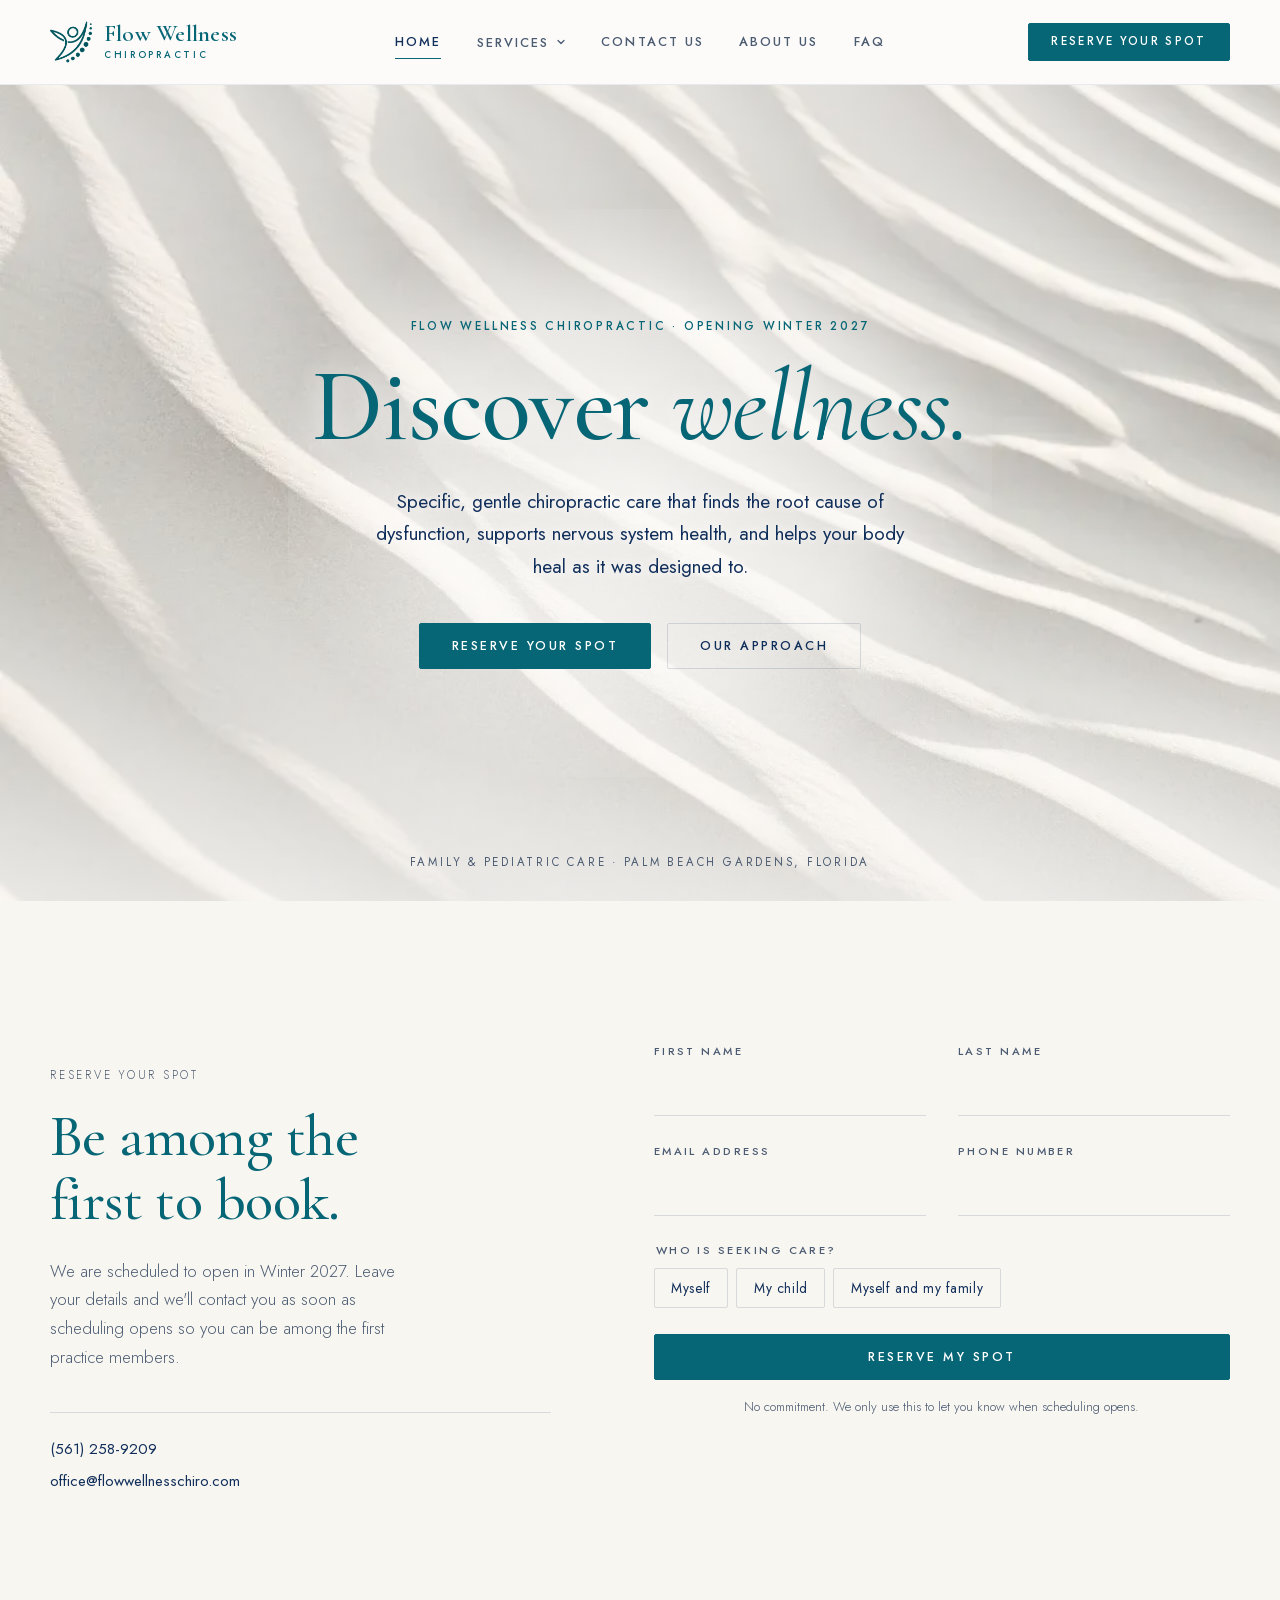
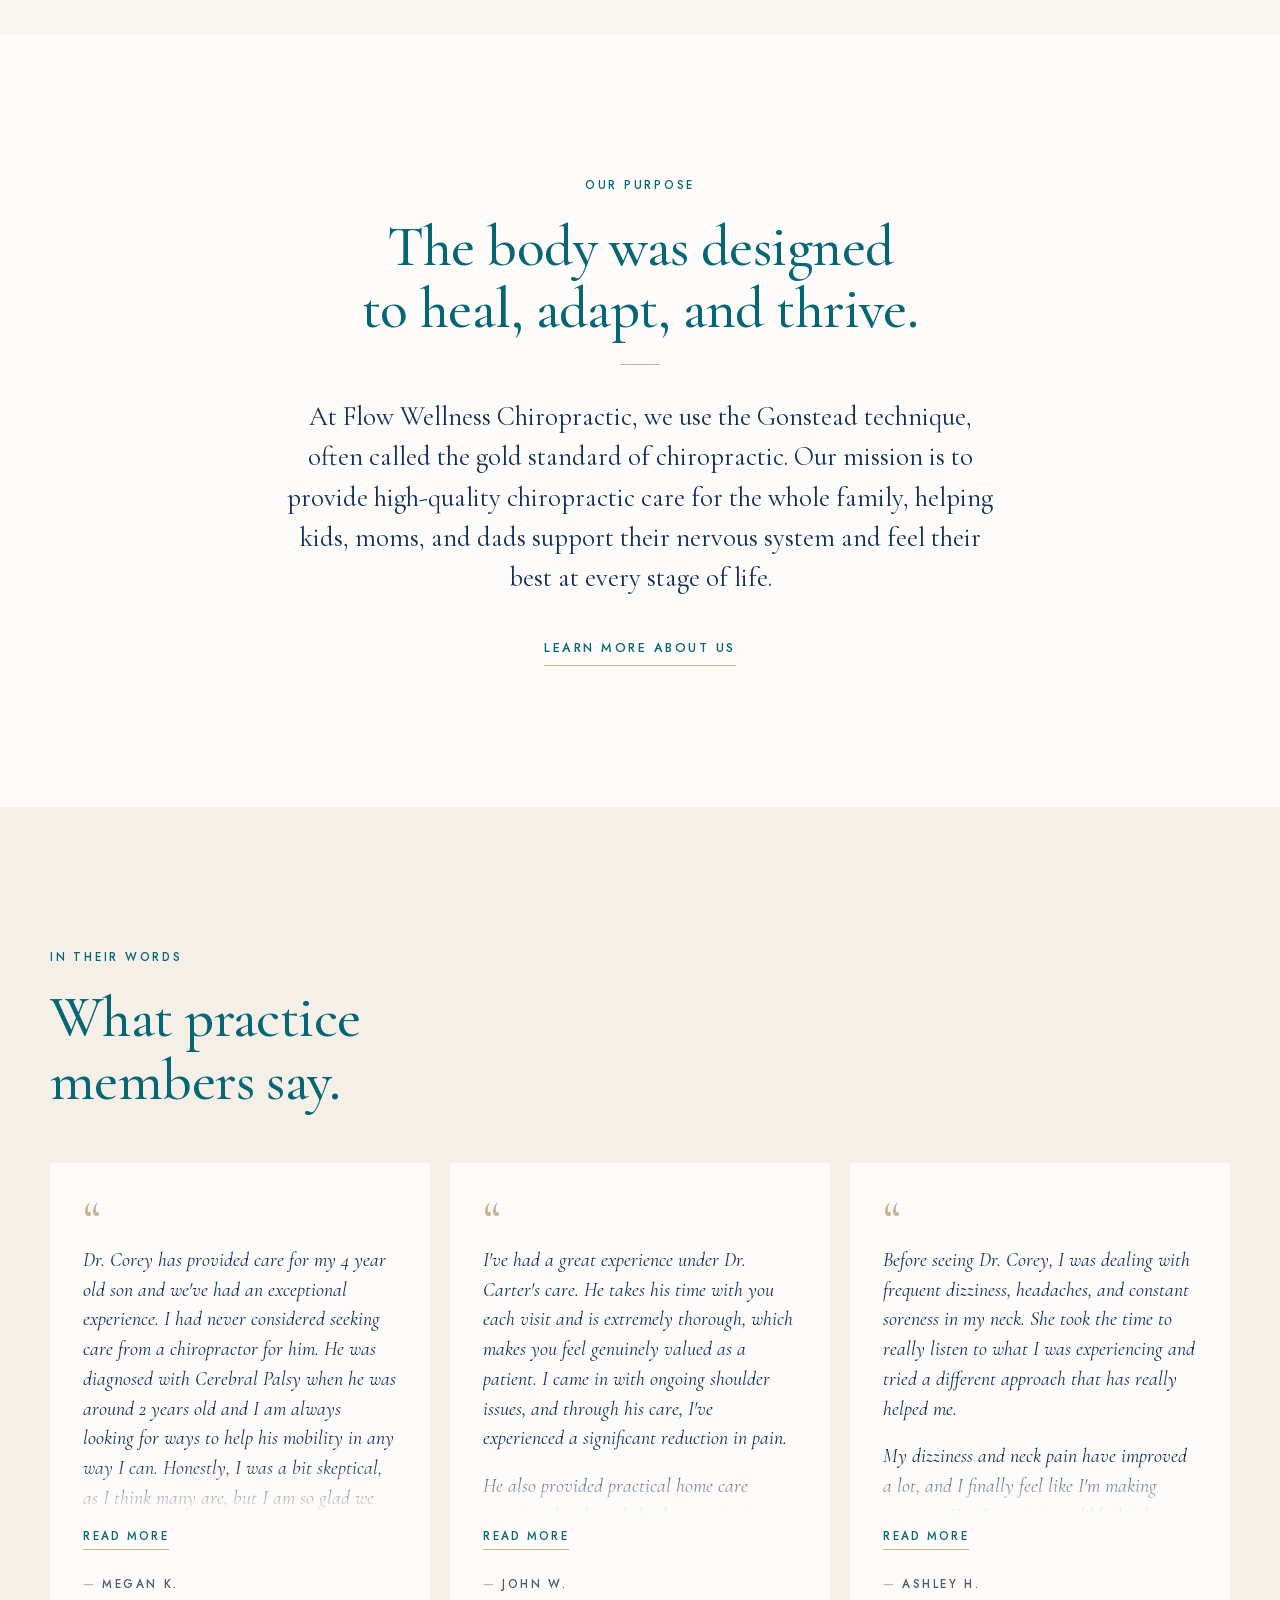
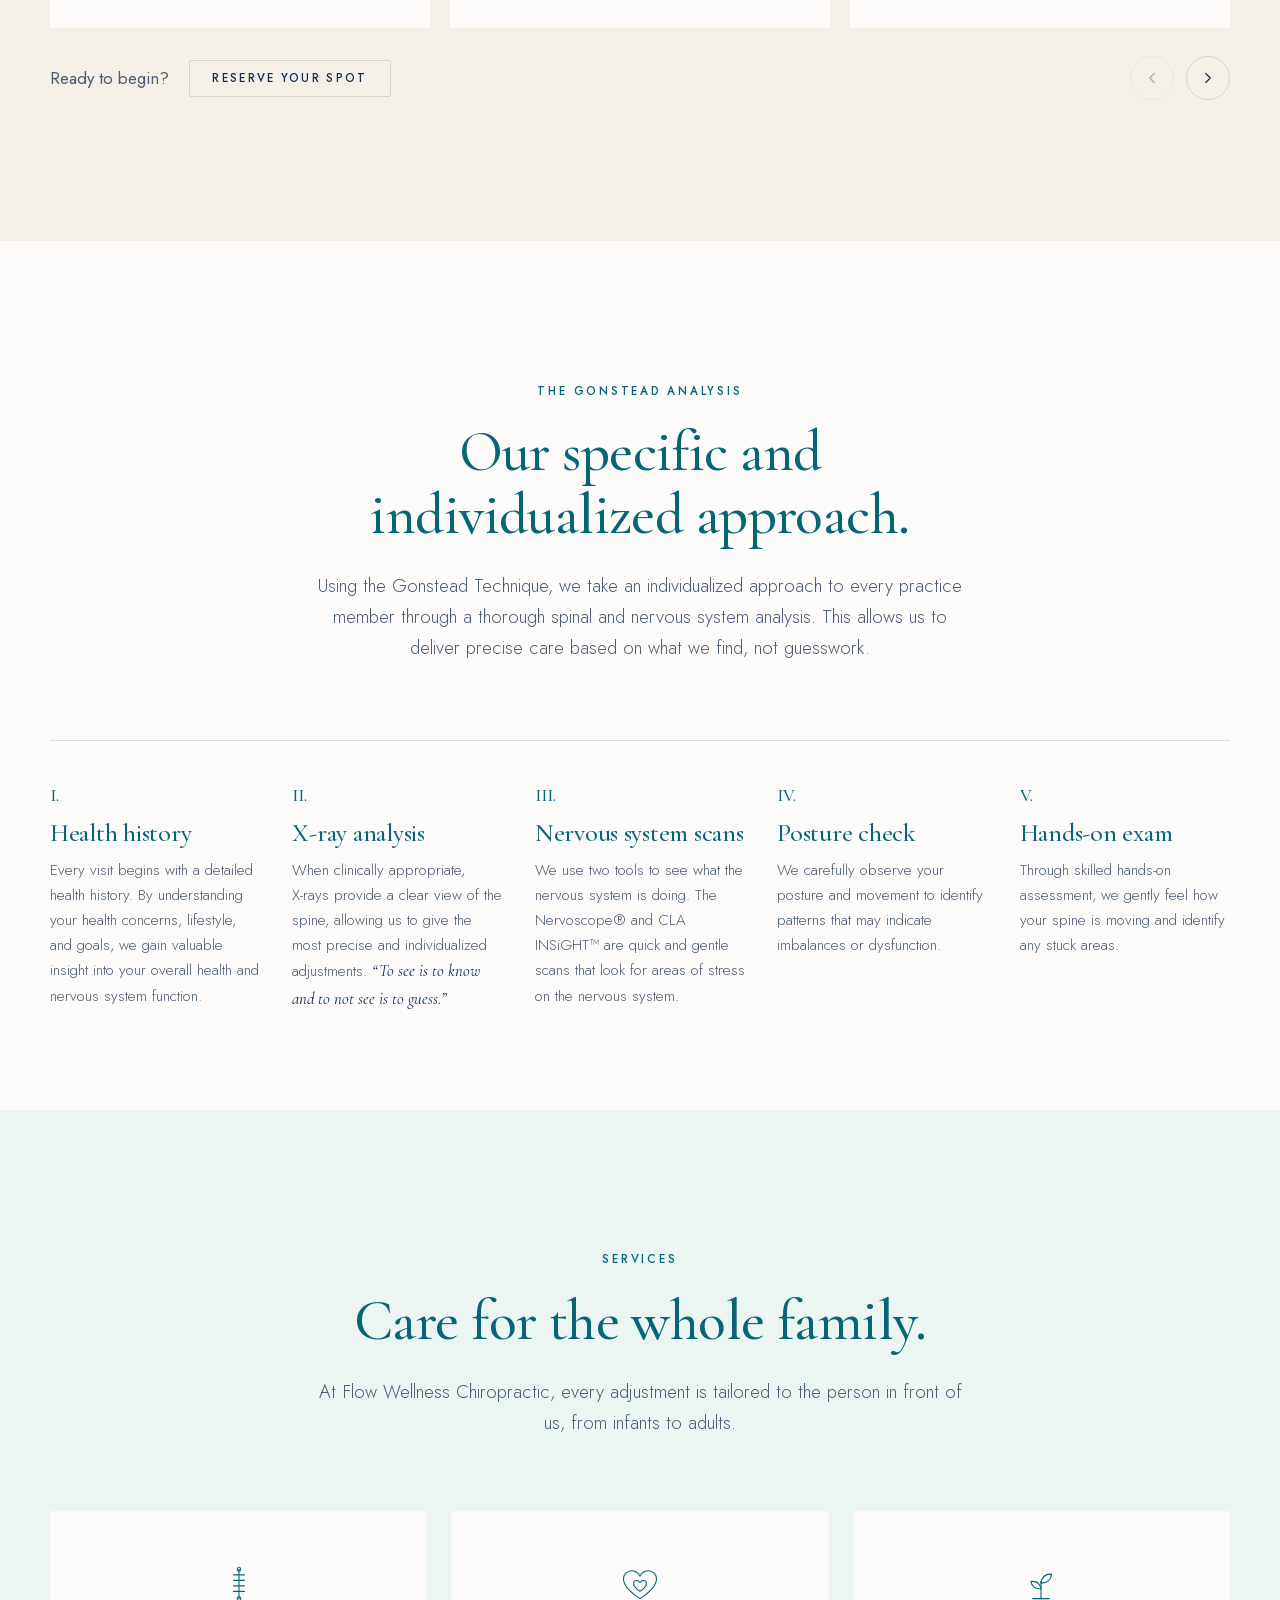
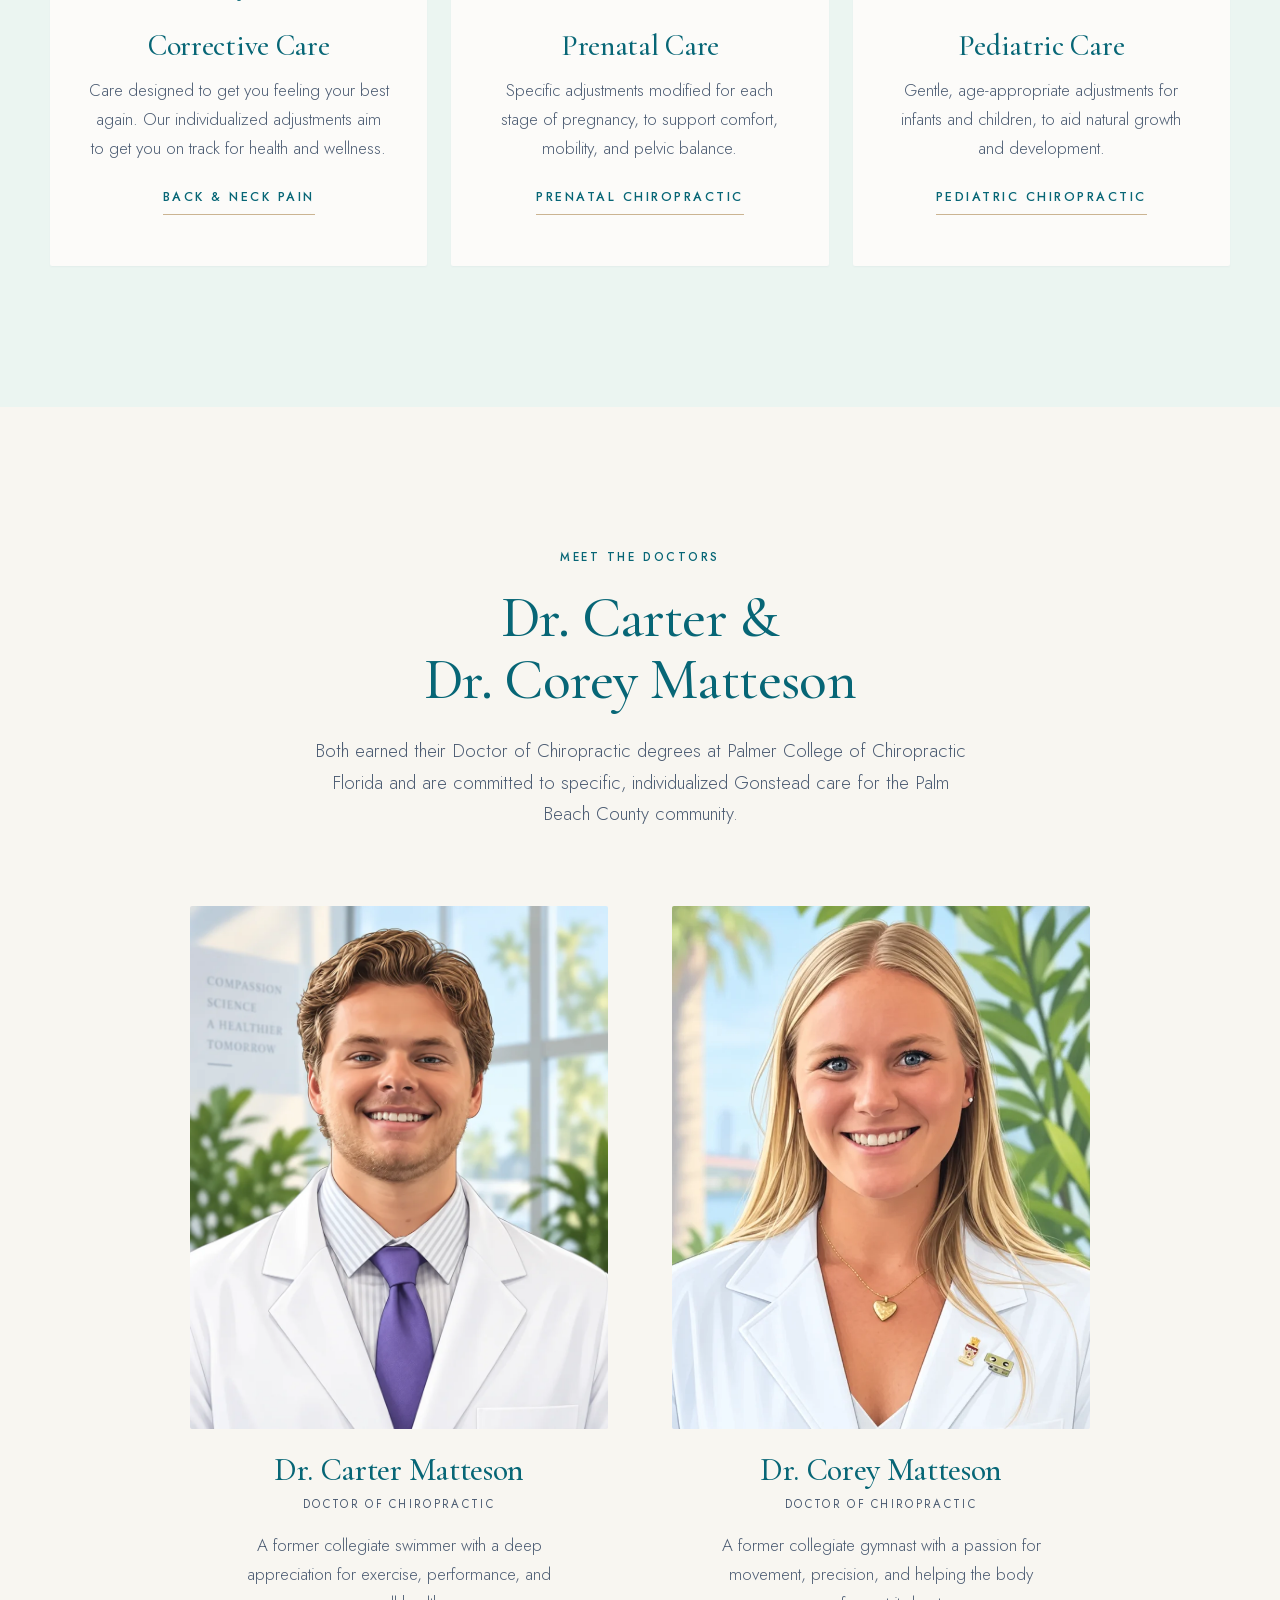
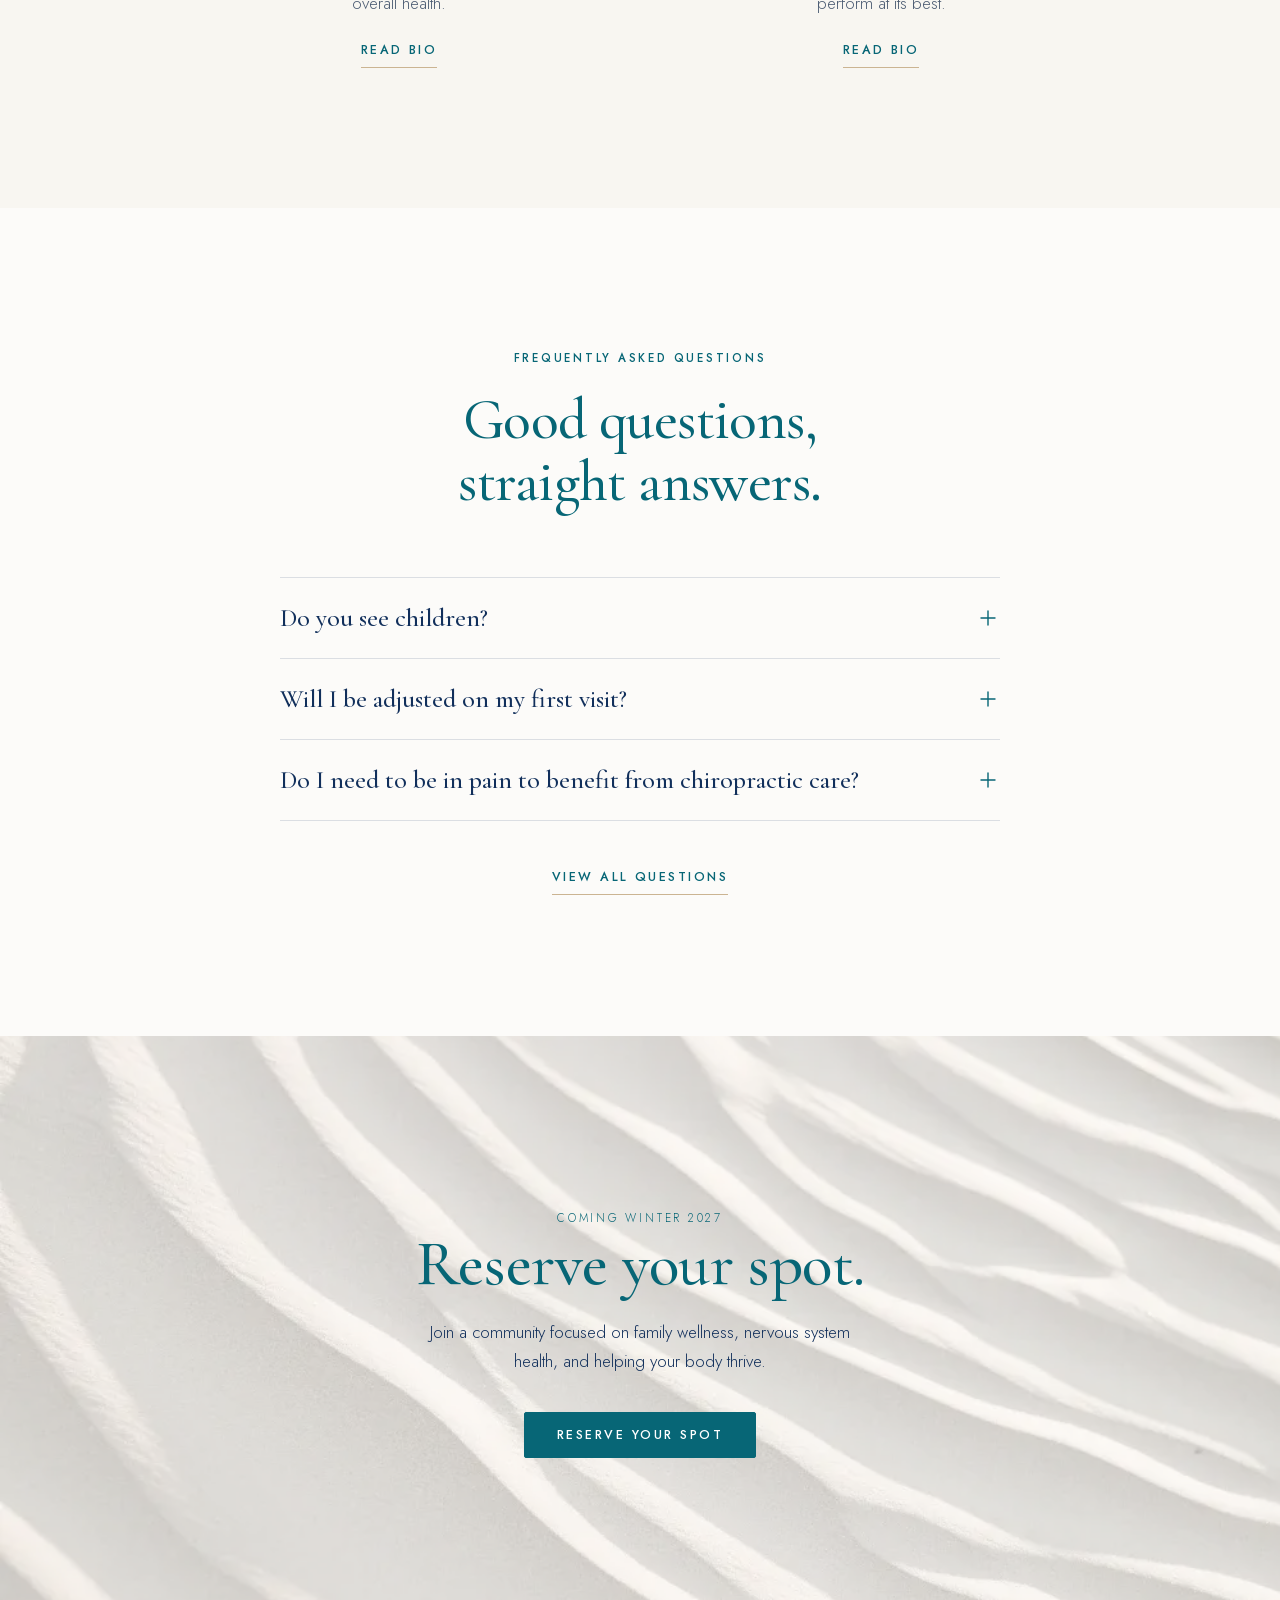
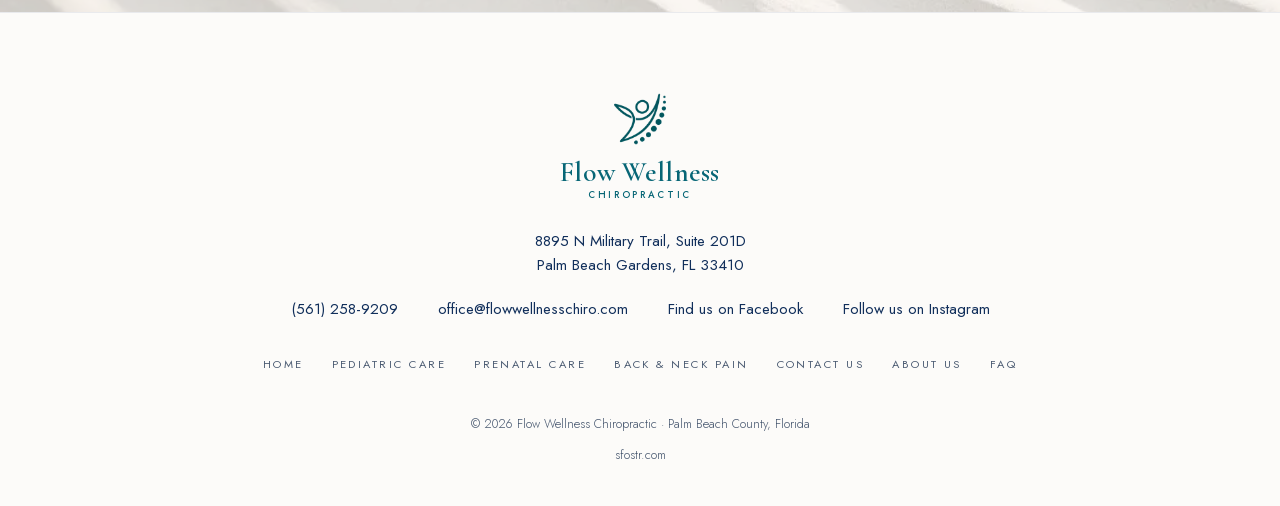
<file: index.html>
<!doctype html>
<html lang="en">
<head>
  <meta charset="utf-8">
  <meta name="viewport" content="width=device-width, initial-scale=1">
  <title>Family &amp; Pediatric Chiropractor in Palm Beach Gardens | Flow Wellness</title>
  <meta name="description" content="Gentle chiropractic care for kids, moms and dads in Palm Beach Gardens, FL. Reserve your spot at Flow Wellness Chiropractic.">
  <meta name="theme-color" content="#112f5b">
  <link rel="canonical" href="https://www.flowwellnesschiro.com/">
  <meta name="robots" content="max-image-preview:large, max-snippet:-1, max-video-preview:-1">
  <link rel="alternate" type="text/markdown" href="https://www.flowwellnesschiro.com/index.html.md">
  <link rel="icon" href="assets/img/favicon-64.png?v=2" type="image/png">
  <link rel="apple-touch-icon" href="assets/img/apple-touch-icon.png?v=2">
  <link rel="preload" href="assets/img/dunes-sm.webp" as="image" media="(max-width: 700px)" fetchpriority="high">
  <link rel="preload" href="assets/img/dunes.webp" as="image" media="(min-width: 701px)" fetchpriority="high">
  <link rel="preload" href="assets/fonts/Cormorant-latin.woff2" as="font" type="font/woff2" crossorigin>
  <link rel="preload" href="assets/fonts/Jost-latin.woff2" as="font" type="font/woff2" crossorigin>
  <link rel="stylesheet" href="css/styles.css">
  <meta property="og:type" content="website">
  <meta property="og:locale" content="en_US">
  <meta property="og:site_name" content="Flow Wellness Chiropractic">
  <meta property="og:title" content="Flow Wellness Chiropractic">
  <meta property="og:description" content="Gentle chiropractic care for kids, moms and dads in Palm Beach Gardens, FL. Reserve your spot at Flow Wellness Chiropractic.">
  <meta property="og:url" content="https://www.flowwellnesschiro.com/">
  <meta property="og:image" content="https://www.flowwellnesschiro.com/assets/img/share.jpg">
  <meta property="og:image:width" content="1200">
  <meta property="og:image:height" content="630">
  <meta property="og:image:alt" content="Flow Wellness Chiropractic logo. Family and pediatric care in Palm Beach Gardens, FL.">
  <meta name="twitter:card" content="summary_large_image">
  <script>document.documentElement.classList.add('js')</script>
  <script type="application/ld+json">
  {
    "@context": "https://schema.org",
    "@graph": [
      {
        "@type": "WebSite",
        "@id": "https://www.flowwellnesschiro.com/#website",
        "url": "https://www.flowwellnesschiro.com/",
        "name": "Flow Wellness Chiropractic",
        "alternateName": "Flow Wellness",
        "inLanguage": "en-US",
        "publisher": {
          "@id": "https://www.flowwellnesschiro.com/#practice"
        }
      },
      {
        "@type": "WebPage",
        "@id": "https://www.flowwellnesschiro.com/#webpage",
        "url": "https://www.flowwellnesschiro.com/",
        "name": "Family & Pediatric Chiropractor in Palm Beach Gardens",
        "description": "Gentle chiropractic care for kids, moms and dads in Palm Beach Gardens, FL. Reserve your spot at Flow Wellness Chiropractic.",
        "inLanguage": "en-US",
        "isPartOf": {
          "@id": "https://www.flowwellnesschiro.com/#website"
        },
        "about": {
          "@id": "https://www.flowwellnesschiro.com/#practice"
        }
      },
      {
        "@type": "MedicalClinic",
        "@id": "https://www.flowwellnesschiro.com/#practice",
        "name": "Flow Wellness Chiropractic",
        "url": "https://www.flowwellnesschiro.com/",
        "logo": "https://www.flowwellnesschiro.com/assets/img/logo-mark.png",
        "image": "https://www.flowwellnesschiro.com/assets/img/dunes-sm.webp",
        "description": "Pediatric and family-focused Gonstead chiropractic office in Palm Beach Gardens, Florida, opening Winter 2027.",
        "medicalSpecialty": "Chiropractic",
        "telephone": "+1-561-258-9209",
        "email": "office@flowwellnesschiro.com",
        "address": {
          "@type": "PostalAddress",
          "streetAddress": "8895 N Military Trail, Suite 201D",
          "addressLocality": "Palm Beach Gardens",
          "addressRegion": "FL",
          "postalCode": "33410",
          "addressCountry": "US"
        },
        "geo": {
          "@type": "GeoCoordinates",
          "latitude": 26.8061,
          "longitude": -80.1062
        },
        "hasMap": "https://www.google.com/maps/search/?api=1&query=8895+N+Military+Trail+Suite+201D+Palm+Beach+Gardens+FL+33410",
        "areaServed": [
          {
            "@type": "AdministrativeArea",
            "name": "Palm Beach County, Florida"
          },
          {
            "@type": "City",
            "name": "Palm Beach Gardens, Florida"
          },
          {
            "@type": "City",
            "name": "Jupiter, Florida"
          },
          {
            "@type": "City",
            "name": "North Palm Beach, Florida"
          },
          {
            "@type": "City",
            "name": "Juno Beach, Florida"
          },
          {
            "@type": "City",
            "name": "West Palm Beach, Florida"
          }
        ],
        "sameAs": [
          "https://www.facebook.com/people/Flow-Wellness-Chiropractic/61591768892424/",
          "https://www.instagram.com/flowwellnesschiro/"
        ],
        "employee": [
          {
            "@type": "Person",
            "name": "Dr. Carter Matteson",
            "honorificPrefix": "Dr.",
            "jobTitle": "Doctor of Chiropractic",
            "url": "https://www.flowwellnesschiro.com/about.html#dr-carter",
            "image": "https://www.flowwellnesschiro.com/assets/img/dr-carter-matteson.webp",
            "alumniOf": [
              {
                "@type": "CollegeOrUniversity",
                "name": "Palmer College of Chiropractic Florida"
              },
              {
                "@type": "CollegeOrUniversity",
                "name": "Florida Institute of Technology"
              }
            ],
            "@id": "https://www.flowwellnesschiro.com/about.html#dr-carter"
          },
          {
            "@type": "Person",
            "name": "Dr. Corey Matteson",
            "honorificPrefix": "Dr.",
            "jobTitle": "Doctor of Chiropractic",
            "url": "https://www.flowwellnesschiro.com/about.html#dr-corey",
            "image": "https://www.flowwellnesschiro.com/assets/img/dr-corey-matteson.webp",
            "alumniOf": [
              {
                "@type": "CollegeOrUniversity",
                "name": "Palmer College of Chiropractic Florida"
              },
              {
                "@type": "CollegeOrUniversity",
                "name": "Eastern Michigan University"
              }
            ],
            "@id": "https://www.flowwellnesschiro.com/about.html#dr-corey"
          }
        ],
        "availableService": [
          {
            "@type": "MedicalTherapy",
            "name": "Pediatric chiropractic",
            "url": "https://www.flowwellnesschiro.com/pediatric-chiropractic.html"
          },
          {
            "@type": "MedicalTherapy",
            "name": "Prenatal chiropractic",
            "url": "https://www.flowwellnesschiro.com/prenatal-chiropractic.html"
          },
          {
            "@type": "MedicalTherapy",
            "name": "Chiropractic care for back and neck pain",
            "url": "https://www.flowwellnesschiro.com/back-and-neck-pain.html"
          }
        ],
        "alternateName": "Flow Wellness",
        "knowsAbout": [
          "Gonstead technique",
          "Pediatric chiropractic",
          "Prenatal chiropractic",
          "Chiropractic care for back pain",
          "Chiropractic care for neck pain",
          "Nervous system health"
        ]
      },
      {
        "@type": "FAQPage",
        "@id": "https://www.flowwellnesschiro.com/#faq",
        "mainEntity": [
          {
            "@type": "Question",
            "name": "Do you see children?",
            "acceptedAnswer": {
              "@type": "Answer",
              "text": "Yes. Chiropractic care can be adapted for patients of all ages, from infants to seniors. Pediatric adjustments use gentle, age-appropriate techniques. Kids are often the ones who need chiropractic the most!"
            }
          },
          {
            "@type": "Question",
            "name": "Will I be adjusted on my first visit?",
            "acceptedAnswer": {
              "@type": "Answer",
              "text": "Your chiropractor will first determine whether an adjustment is appropriate and safe based on your examination findings, or if additional examination, study, or referral is necessary."
            }
          },
          {
            "@type": "Question",
            "name": "Do I need to be in pain to benefit from chiropractic care?",
            "acceptedAnswer": {
              "@type": "Answer",
              "text": "No, many patients choose chiropractic care as part of a proactive wellness lifestyle. Because the nervous system controls every function in the body, maintaining proper spinal health can help support overall function and quality of life."
            }
          }
        ]
      }
    ]
  }
  </script>
</head>
<body>
  <a class="skip" href="#main">Skip to content</a>

  <header class="site-head">
    <div class="wrap">
      <a class="brand" href="./" aria-label="Flow Wellness Chiropractic home">
        <img src="assets/img/logo-mark.webp" alt="Flow Wellness Chiropractic logo" width="42" height="42">
        <span>Flow Wellness <small>Chiropractic</small></span>
      </a>
      <nav class="nav" id="nav" aria-label="Primary">
        <a href="./" aria-current="page">Home</a>
        <div class="nav-drop">
          <button class="nav-drop-btn" type="button" aria-expanded="false" aria-controls="nav-services">Services<svg width="10" height="10" viewBox="0 0 10 10" fill="none" stroke="currentColor" stroke-width="1.3" stroke-linecap="round" stroke-linejoin="round" aria-hidden="true"><path d="M2 3.5l3 3 3-3"/></svg></button>
          <div class="nav-sub" id="nav-services">
            <a href="pediatric-chiropractic.html">Pediatric chiropractic</a>
            <a href="prenatal-chiropractic.html">Prenatal chiropractic</a>
            <a href="back-and-neck-pain.html">Back &amp; neck pain</a>
          </div>
        </div>
        <a href="#reserve">Contact Us</a>
        <a href="about.html">About Us</a>
        <a href="faq.html">FAQ</a>
        <a class="btn sm nav-cta" href="#reserve">Reserve your spot</a>
        <div class="nav-contact">
          <a href="tel:+15612589209">(561) 258-9209</a>
          <a href="mailto:office@flowwellnesschiro.com">office@flowwellnesschiro.com</a>
        </div>
      </nav>
      <a class="btn sm head-cta" href="#reserve">Reserve your spot</a>
      <button class="nav-toggle" aria-expanded="false" aria-controls="nav" aria-label="Open menu">
        <svg class="ic-open" width="20" height="20" viewBox="0 0 24 24" fill="none" stroke="currentColor" stroke-width="1.6" stroke-linecap="round"><path d="M4 8h16M4 16h16"/></svg>
        <svg class="ic-close" width="20" height="20" viewBox="0 0 24 24" fill="none" stroke="currentColor" stroke-width="1.6" stroke-linecap="round"><path d="M6 6l12 12M18 6L6 18"/></svg>
      </button>
    </div>
  </header>

  <main id="main">

    <section class="hero" id="top">
      <picture>
        <source media="(max-width: 700px)" srcset="assets/img/dunes-sm.webp">
        <img src="assets/img/dunes.webp" alt="Wind-rippled white sand dunes" width="2200" height="1467" fetchpriority="high">
      </picture>
      <div class="hero-inner">
        <p class="eyebrow">Flow Wellness Chiropractic · Opening Winter 2027</p>
        <h1>Discover <em>wellness.</em></h1>
        <p class="lede">Specific, gentle chiropractic care that finds the root cause of dysfunction, supports nervous system health, and helps your body heal as it was designed to.</p>
        <div class="hero-actions">
          <a class="btn" href="#reserve">Reserve your spot</a>
          <a class="btn ghost" href="#approach">Our approach</a>
        </div>
      </div>
      <p class="hero-note">Family &amp; pediatric care · Palm Beach Gardens, Florida</p>
    </section>

    <section class="section reserve" id="reserve">
      <div class="wrap">
        <div class="reserve-copy">
          <p class="eyebrow">Reserve your spot</p>
          <h2>Be among the first to book.</h2>
          <p>We are scheduled to open in Winter 2027. Leave your details and we'll contact you as soon as scheduling opens so you can be among the first practice members.</p>
          <div class="contact-mini">
            <a href="tel:+15612589209">(561) 258-9209</a>
            <a href="mailto:office@flowwellnesschiro.com">office@flowwellnesschiro.com</a>
          </div>
        </div>

        <div>
          <form id="intake-form" novalidate>
            <div class="row-2">
              <label class="field">
                <span>First name</span>
                <input type="text" name="firstName" autocomplete="given-name" required>
                <small class="err">Please add your first name.</small>
              </label>
              <label class="field">
                <span>Last name</span>
                <input type="text" name="lastName" autocomplete="family-name" required>
                <small class="err">Please add your last name.</small>
              </label>
            </div>
            <div class="row-2">
              <label class="field">
                <span>Email address</span>
                <input type="email" name="email" autocomplete="email" inputmode="email" required>
                <small class="err">Enter an email like name@example.com.</small>
              </label>
              <label class="field">
                <span>Phone number</span>
                <input type="tel" name="phone" autocomplete="tel" inputmode="tel" required>
                <small class="err">Enter a phone number we can reach you at.</small>
              </label>
            </div>

            <fieldset class="group" data-required>
              <legend>Who is seeking care?</legend>
              <div class="seg">
                <label><input type="radio" name="who" value="Myself"><span>Myself</span></label>
                <label><input type="radio" name="who" value="My child"><span>My child</span></label>
                <label><input type="radio" name="who" value="Myself and my family"><span>Myself and my family</span></label>
              </div>
            </fieldset>

            <button class="btn block" type="submit">Reserve my spot</button>
            <p class="form-error hidden" id="intake-error" role="alert">We couldn't send your details. Please try again, or call us at (561) 258-9209.</p>
            <p class="fine">No commitment. We only use this to let you know when scheduling opens.</p>
          </form>

          <div class="intake-success hidden" id="intake-success" tabindex="-1">
            <p class="eyebrow">You're on the list</p>
            <h2>Thank you, <span id="success-name">friend</span>.</h2>
            <p>We'll contact you as soon as our schedule opens to help you reserve one of our first available appointments.</p>
            <p>In the meantime, follow <a href="https://www.instagram.com/flowwellnesschiro/" target="_blank" rel="noopener">@flowwellnesschiro</a> to see our progress and learn more about nervous system-focused chiropractic care.</p>
            <a class="btn ghost" href="#approach">Explore our approach</a>
          </div>
        </div>
      </div>
    </section>

    <section class="section purpose" id="purpose">
      <div class="narrow center">
        <p class="eyebrow">Our purpose</p>
        <h2 class="reveal">The body was designed to heal, adapt, and thrive.</h2>
        <div class="rule"></div>
        <p class="body reveal">At Flow Wellness Chiropractic, we use the Gonstead technique, often called the gold standard of chiropractic. Our mission is to provide high-quality chiropractic care for the whole family, helping kids, moms, and dads support their nervous system and feel their best at every stage of life.</p>
        <a class="text-link reveal" href="about.html">Learn more about us</a>
      </div>
    </section>

    <section class="section testimonial" aria-labelledby="testimonials-title">
      <div class="wrap">
        <div class="quotes-head">
          <p class="eyebrow">In their words</p>
          <h2 class="reveal" id="testimonials-title">What practice members say.</h2>
        </div>
        <ul class="quotes" data-quotes tabindex="0" aria-label="Testimonials">
          <li class="quote">
            <figure>
              <blockquote>
                <p>Dr. Corey has provided care for my 4 year old son and we've had an exceptional experience. I had never considered seeking care from a chiropractor for him. He was diagnosed with Cerebral Palsy when he was around 2 years old and I am always looking for ways to help his mobility in any way I can. Honestly, I was a bit skeptical, as I think many are, but I am so glad we gave it a shot.</p>
                <p>He's had continuous digestive struggles that have improved immensely since starting with Dr. Corey, as well as continuous improvement in his overall strength and physical health. She has made him feel so comfortable and he actually looks forward to his appointments with her! I'm so happy with the care he's gotten and would recommend to anyone.</p>
              </blockquote>
              <button class="quote-more" type="button" aria-expanded="false" hidden>Read more</button>
              <figcaption>Megan K.</figcaption>
            </figure>
          </li>
          <li class="quote">
            <figure>
              <blockquote>
                <p>I've had a great experience under Dr. Carter's care. He takes his time with you each visit and is extremely thorough, which makes you feel genuinely valued as a patient. I came in with ongoing shoulder issues, and through his care, I've experienced a significant reduction in pain.</p>
                <p>He also provided practical home care exercises that have helped me maintain progress outside the office. The level of attention to detail and overall quality of care he provides truly stands out.</p>
              </blockquote>
              <button class="quote-more" type="button" aria-expanded="false" hidden>Read more</button>
              <figcaption>John W.</figcaption>
            </figure>
          </li>
          <li class="quote">
            <figure>
              <blockquote>
                <p>Before seeing Dr. Corey, I was dealing with frequent dizziness, headaches, and constant soreness in my neck. She took the time to really listen to what I was experiencing and tried a different approach that has really helped me.</p>
                <p>My dizziness and neck pain have improved a lot, and I finally feel like I'm making progress. Dr. Corey is incredibly kind, patient, and thoughtful in the way she treats her patients, and I highly recommend her.</p>
              </blockquote>
              <button class="quote-more" type="button" aria-expanded="false" hidden>Read more</button>
              <figcaption>Ashley H.</figcaption>
            </figure>
          </li>
          <li class="quote">
            <figure>
              <blockquote>
                <p>I've been seeing Dr. Carter for chiropractic care for the past couple months, and the results have been incredible.</p>
                <p>Before starting care, I struggled with severe and prolonged menstrual cramps leading up to my cycle. Since receiving care from Dr. Carter, those symptoms have completely resolved!</p>
              </blockquote>
              <button class="quote-more" type="button" aria-expanded="false" hidden>Read more</button>
              <figcaption>Marissa M.</figcaption>
            </figure>
          </li>
          <li class="quote">
            <figure>
              <blockquote>
                <p>When I first started care with Dr. Corey, I was dealing with severe hip pain that radiated from the front of my hip through my low back and down my leg, making everyday movement uncomfortable. Through consistent weekly care and specific adjustments tailored to my needs, I noticed a huge improvement in both my pain levels and mobility.</p>
              </blockquote>
              <button class="quote-more" type="button" aria-expanded="false" hidden>Read more</button>
              <figcaption>Emma D.</figcaption>
            </figure>
          </li>
          <li class="quote">
            <figure>
              <blockquote>
                <p>Dr. Carter is an exceptional practitioner. He is very detailed and thorough in his approach, and is very communicative.</p>
                <p>He listens to your concerns and involves you in the care needed. I highly recommend him to others seeking help.</p>
              </blockquote>
              <button class="quote-more" type="button" aria-expanded="false" hidden>Read more</button>
              <figcaption>Millie M.</figcaption>
            </figure>
          </li>
        </ul>
        <div class="quotes-foot">
          <div class="quote-nav" data-quote-nav hidden>
            <button class="quote-btn" type="button" data-dir="-1" aria-label="Earlier testimonials">
              <svg viewBox="0 0 24 24" fill="none" stroke="currentColor" stroke-width="1.6" stroke-linecap="round" stroke-linejoin="round" aria-hidden="true"><path d="m15 18-6-6 6-6"/></svg>
            </button>
            <button class="quote-btn" type="button" data-dir="1" aria-label="More testimonials">
              <svg viewBox="0 0 24 24" fill="none" stroke="currentColor" stroke-width="1.6" stroke-linecap="round" stroke-linejoin="round" aria-hidden="true"><path d="m9 18 6-6-6-6"/></svg>
            </button>
          </div>
          <p class="quotes-cta"><span>Ready to begin?</span><a class="btn ghost sm" href="#reserve">Reserve your spot</a></p>
        </div>
      </div>
    </section>

    <section class="section" id="approach">
      <div class="wrap">
        <div class="narrow center">
          <p class="eyebrow">The Gonstead analysis</p>
          <h2 class="reveal">Our specific and individualized approach.</h2>
          <p class="lede reveal">Using the Gonstead Technique, we take an individualized approach to every practice member through a thorough spinal and nervous system analysis. This allows us to deliver precise care based on what we find, not guesswork.</p>
        </div>
        <ol class="steps">
          <li class="reveal" style="--i:0">
            <span class="num">I.</span>
            <h3>Health history</h3>
            <p>Every visit begins with a detailed health history. By understanding your health concerns, lifestyle, and goals, we gain valuable insight into your overall health and nervous system function.</p>
          </li>
          <li class="reveal" style="--i:1">
            <span class="num">II.</span>
            <h3>X-ray analysis</h3>
            <p>When clinically appropriate, <span class="nowrap">X-rays</span> provide a clear view of the spine, allowing us to give the most precise and individualized adjustments. <q>To see is to know and to not see is to guess.</q></p>
          </li>
          <li class="reveal" style="--i:2">
            <span class="num">III.</span>
            <h3>Nervous system scans</h3>
            <p>We use two tools to see what the nervous system is doing. The Nervoscope® and CLA INSiGHT™ are quick and gentle scans that look for areas of stress on the nervous system.</p>
          </li>
          <li class="reveal" style="--i:3">
            <span class="num">IV.</span>
            <h3>Posture check</h3>
            <p>We carefully observe your posture and movement to identify patterns that may indicate imbalances or dysfunction.</p>
          </li>
          <li class="reveal" style="--i:4">
            <span class="num">V.</span>
            <h3>Hands-on exam</h3>
            <p>Through skilled hands-on assessment, we gently feel how your spine is moving and identify any stuck areas.</p>
          </li>
        </ol>
      </div>
    </section>

    <section class="section" id="services">
      <div class="wrap">
        <div class="narrow center">
          <p class="eyebrow">Services</p>
          <h2 class="reveal">Care for the whole family.</h2>
          <p class="lede reveal">At Flow Wellness Chiropractic, every adjustment is tailored to the person in front of us, from infants to adults.</p>
        </div>
        <div class="services-grid">
          <article class="service reveal" style="--i:0">
            <div class="glyph" aria-hidden="true">
              <svg viewBox="0 0 48 48" fill="none" stroke="currentColor" stroke-width="1.2" stroke-linecap="round" stroke-linejoin="round"><path d="M24 8v32"/><path d="M18 14h12M18 20h12M18 26h12M18 32h12"/><circle cx="24" cy="8" r="2"/><circle cx="24" cy="40" r="2"/></svg>
            </div>
            <h3>Corrective Care</h3>
            <p>Care designed to get you feeling your best again. Our individualized adjustments aim to get you on track for health and wellness.</p>
            <p class="service-links"><a class="text-link" href="back-and-neck-pain.html">Back &amp; neck pain</a></p>
          </article>
          <article class="service reveal" style="--i:1">
            <div class="glyph" aria-hidden="true">
              <svg viewBox="0 0 48 48" fill="none" stroke="currentColor" stroke-width="1.2" stroke-linecap="round" stroke-linejoin="round"><path d="M24 40C12 32 6 25.5 6 18.5 6 13.3 10 9.5 14.8 9.5c3.8 0 7.2 2.3 9.2 5.7 2-3.4 5.4-5.7 9.2-5.7 4.8 0 8.8 3.8 8.8 9 0 7-6 13.5-18 21.5z"/><path d="M24 32c-4.6-3.1-7-5.7-7-8.4 0-2 1.5-3.4 3.3-3.4 1.5 0 2.9.9 3.7 2.2.8-1.3 2.2-2.2 3.7-2.2 1.8 0 3.3 1.4 3.3 3.4 0 2.7-2.4 5.3-7 8.4z"/></svg>
            </div>
            <h3>Prenatal Care</h3>
            <p>Specific adjustments modified for each stage of pregnancy, to support comfort, mobility, and pelvic balance.</p>
            <p class="service-links"><a class="text-link" href="prenatal-chiropractic.html">Prenatal chiropractic</a></p>
          </article>
          <article class="service reveal" style="--i:2">
            <div class="glyph" aria-hidden="true">
              <svg viewBox="0 0 48 48" fill="none" stroke="currentColor" stroke-width="1.2" stroke-linecap="round" stroke-linejoin="round"><path d="M15 40h18"/><path d="M24 40V21"/><path d="M24 29c-1.2-5.6-5.6-8.4-11-7.8.6 5.4 5 8.6 11 7.8z"/><path d="M24 23c.8-6.4 5.2-10 11.4-9.8-.2 6.4-4.8 10-11.4 9.8z"/></svg>
            </div>
            <h3>Pediatric Care</h3>
            <p>Gentle, age-appropriate adjustments for infants and children, to aid natural growth and development.</p>
            <p class="service-links"><a class="text-link" href="pediatric-chiropractic.html">Pediatric chiropractic</a></p>
          </article>
        </div>
      </div>
    </section>

    <section class="section paper-2" id="doctors" style="background:var(--paper-2)">
      <div class="wrap">
        <div class="narrow center">
          <p class="eyebrow">Meet the doctors</p>
          <h2 class="reveal">Dr. Carter &amp; Dr.&nbsp;Corey&nbsp;Matteson</h2>
          <p class="lede reveal">Both earned their Doctor of Chiropractic degrees at Palmer College of Chiropractic Florida and are committed to specific, individualized Gonstead care for the Palm Beach County community.</p>
        </div>
        <div class="doctors">
          <article class="doctor reveal" style="--i:0">
            <figure><img src="assets/img/dr-carter-matteson.webp" alt="Dr. Carter Matteson smiling in a white clinic coat" width="900" height="1125" loading="lazy"></figure>
            <h3>Dr. Carter Matteson</h3>
            <p class="cred">Doctor of Chiropractic</p>
            <p class="bio">A former collegiate swimmer with a deep appreciation for exercise, performance, and overall health.</p>
            <a class="text-link" href="about.html#dr-carter">Read bio</a>
          </article>
          <article class="doctor reveal" style="--i:1">
            <figure><img src="assets/img/dr-corey-matteson.webp" alt="Dr. Corey Matteson smiling in a white clinic coat" width="900" height="900" loading="lazy"></figure>
            <h3>Dr. Corey Matteson</h3>
            <p class="cred">Doctor of Chiropractic</p>
            <p class="bio">A former collegiate gymnast with a passion for movement, precision, and helping the body perform at its best.</p>
            <a class="text-link" href="about.html#dr-corey">Read bio</a>
          </article>
        </div>
      </div>
    </section>

    <section class="section" id="faq">
      <div class="narrow">
        <div class="center">
          <p class="eyebrow">Frequently asked questions</p>
          <h2 class="reveal">Good questions, straight answers.</h2>
        </div>
        <div class="faq-list reveal">
          <details>
            <summary>Do you see children? <span class="plus"><svg viewBox="0 0 24 24" fill="none" stroke="currentColor" stroke-width="1.4" stroke-linecap="round"><path d="M12 5v14M5 12h14"/></svg></span></summary>
            <p class="answer">Yes. Chiropractic care can be adapted for patients of all ages, from infants to seniors. Pediatric adjustments use gentle, age-appropriate techniques. Kids are often the ones who need chiropractic the most!</p>
          </details>
          <details>
            <summary>Will I be adjusted on my first visit? <span class="plus"><svg viewBox="0 0 24 24" fill="none" stroke="currentColor" stroke-width="1.4" stroke-linecap="round"><path d="M12 5v14M5 12h14"/></svg></span></summary>
            <p class="answer">Your chiropractor will first determine whether an adjustment is appropriate and safe based on your examination findings, or if additional examination, study, or referral is necessary.</p>
          </details>
          <details>
            <summary>Do I need to be in pain to benefit from chiropractic care? <span class="plus"><svg viewBox="0 0 24 24" fill="none" stroke="currentColor" stroke-width="1.4" stroke-linecap="round"><path d="M12 5v14M5 12h14"/></svg></span></summary>
            <p class="answer">No, many patients choose chiropractic care as part of a proactive wellness lifestyle. Because the nervous system controls every function in the body, maintaining proper spinal health can help support overall function and quality of life.</p>
          </details>
        </div>
        <p class="center" style="margin-top:2.5rem"><a class="text-link" href="faq.html">View all questions</a></p>
      </div>
    </section>

    <section class="closing">
      <picture>
        <source media="(max-width: 700px)" srcset="assets/img/dunes-sm.webp">
        <img src="assets/img/dunes.webp" alt="Wind-rippled white sand dunes" width="2200" height="1467" loading="lazy">
      </picture>
      <div class="narrow">
        <p class="eyebrow">Coming Winter 2027</p>
        <h2>Reserve your spot.</h2>
        <p>Join a community focused on family wellness, nervous system health, and helping your body thrive.</p>
        <a class="btn" href="#reserve">Reserve your spot</a>
      </div>
    </section>

  </main>

  <footer class="site-foot">
    <div class="wrap">
      <a class="brand" href="./" aria-label="Flow Wellness Chiropractic home">
        <img src="assets/img/logo-mark.webp" alt="Flow Wellness Chiropractic logo" width="52" height="52">
        <span>Flow Wellness <small>Chiropractic</small></span>
      </a>
      <address class="foot-address"><a href="https://www.google.com/maps/search/?api=1&amp;query=8895+N+Military+Trail+Suite+201D+Palm+Beach+Gardens+FL+33410" target="_blank" rel="noopener">8895 N Military Trail, Suite 201D<br>Palm Beach Gardens, FL 33410</a></address>
      <ul class="foot-contact">
        <li><a href="tel:+15612589209">(561) 258-9209</a></li>
        <li><a href="mailto:office@flowwellnesschiro.com">office@flowwellnesschiro.com</a></li>
        <li><a href="https://www.facebook.com/people/Flow-Wellness-Chiropractic/61591768892424/" target="_blank" rel="noopener">Find us on Facebook</a></li>
        <li><a href="https://www.instagram.com/flowwellnesschiro/?hl=en" target="_blank" rel="noopener">Follow us on Instagram</a></li>
      </ul>
      <nav class="foot-nav" aria-label="Footer">
        <a href="./">Home</a>
        <a href="pediatric-chiropractic.html">Pediatric care</a>
        <a href="prenatal-chiropractic.html">Prenatal care</a>
        <a href="back-and-neck-pain.html">Back &amp; neck pain</a>
        <a href="#reserve">Contact Us</a>
        <a href="about.html">About Us</a>
        <a href="faq.html">FAQ</a>
      </nav>
      <p class="foot-legal">© 2026 Flow Wellness Chiropractic · Palm Beach County, Florida</p>
      <p class="foot-site"><a href="https://sfostr.com">sfostr.com</a></p>
    </div>
  </footer>

  <script src="js/main.js" defer></script>
</body>
</html>
</file>
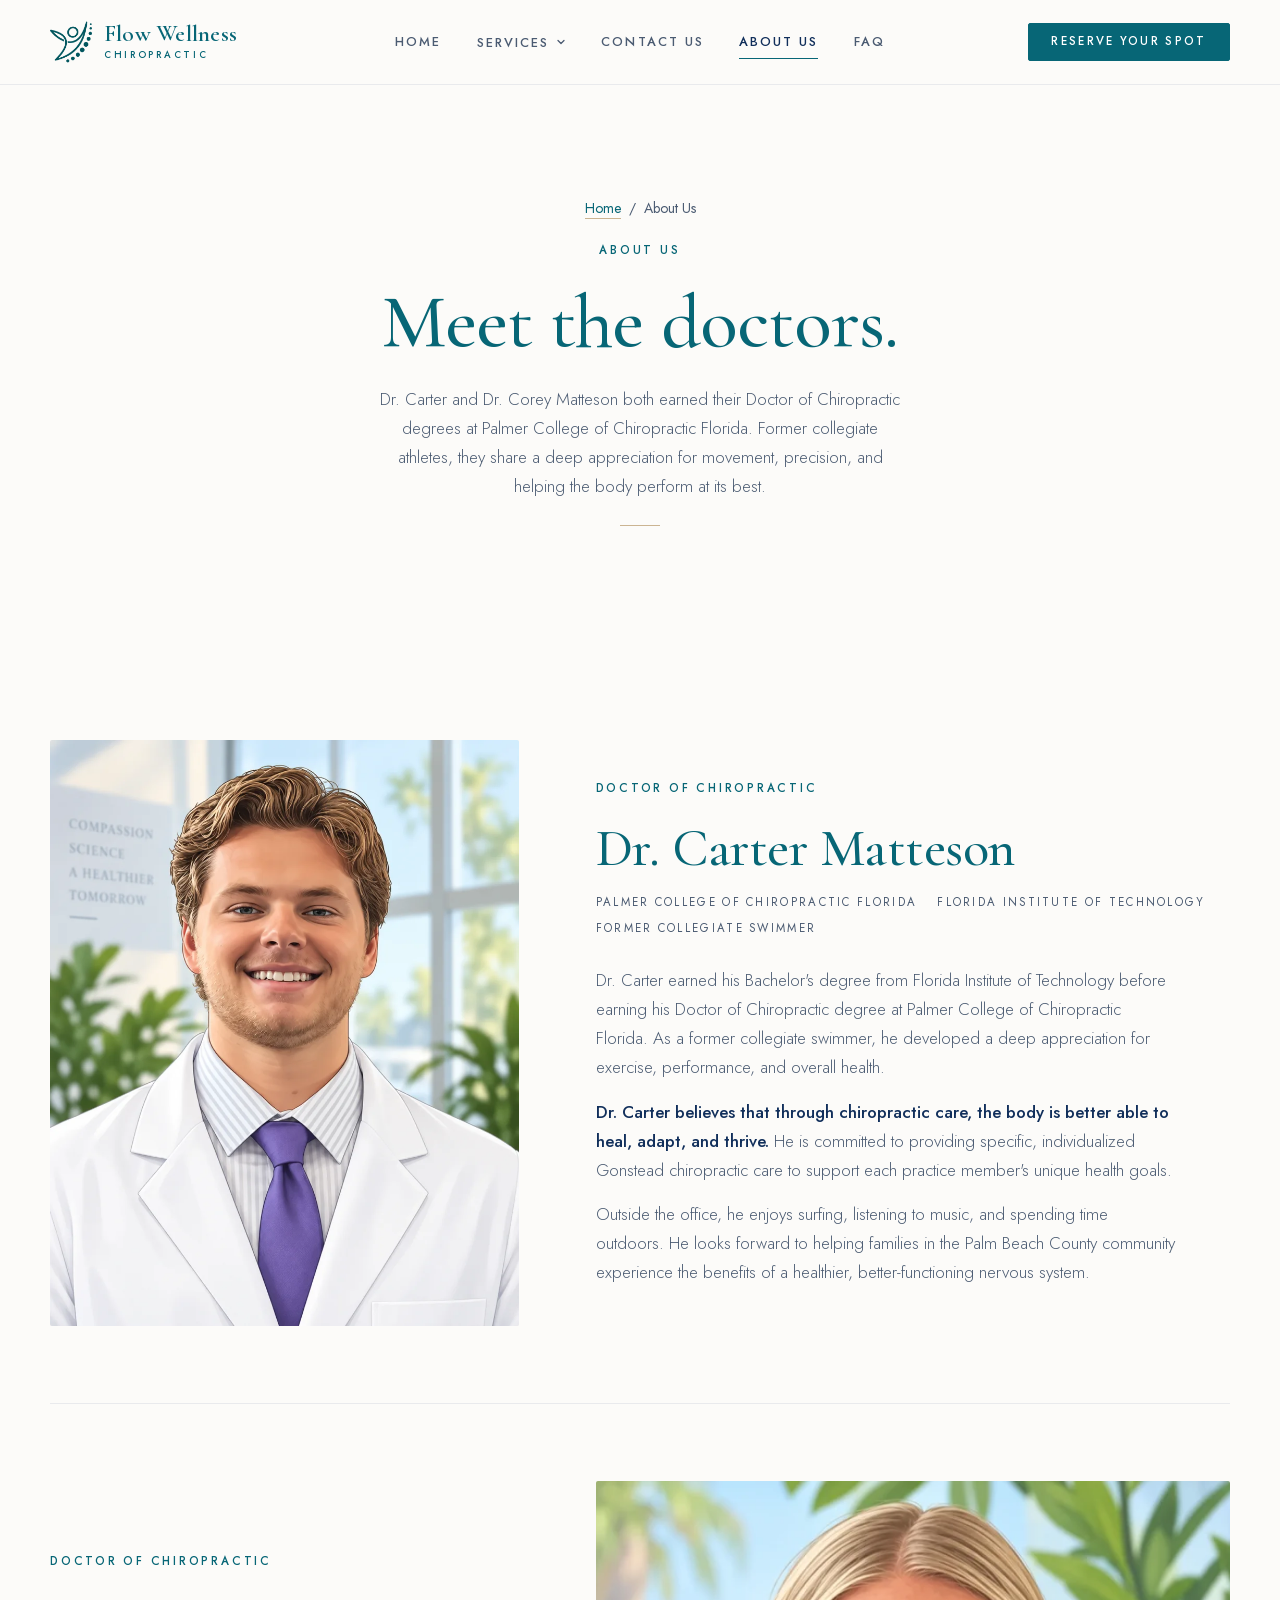
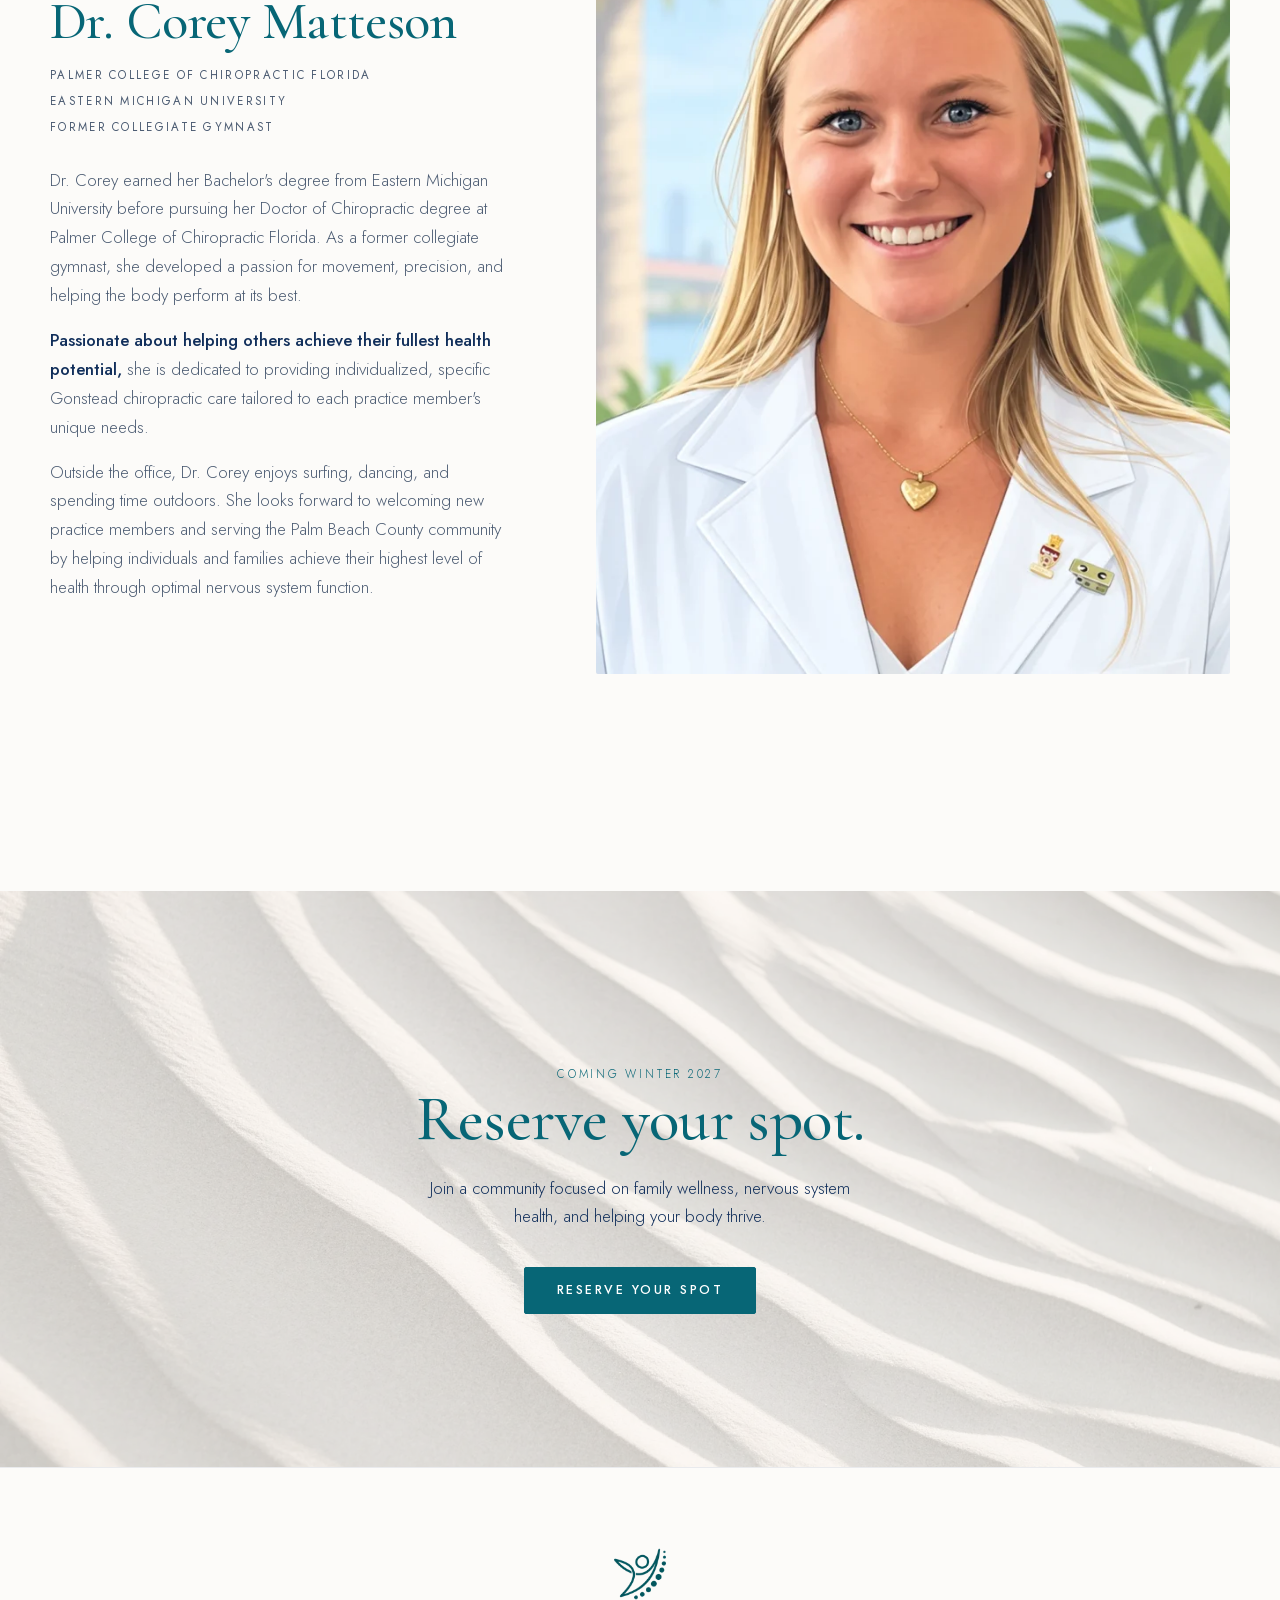
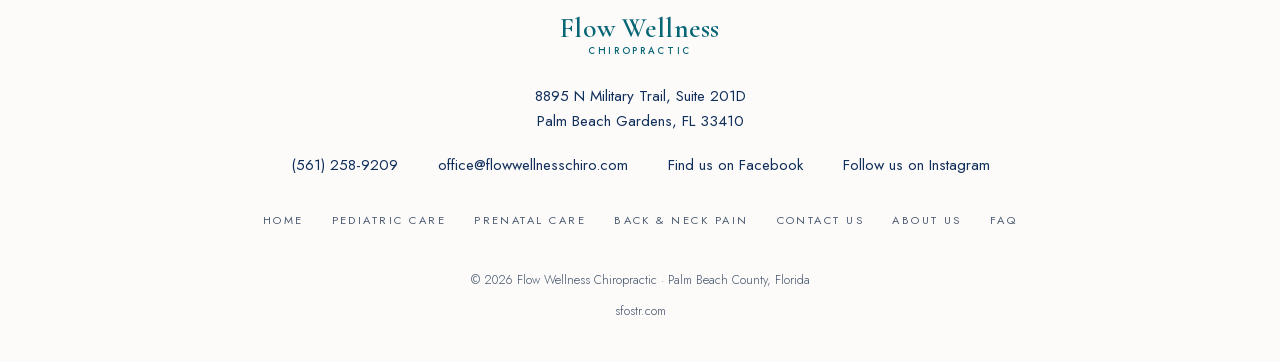
<file: about.html>
<!doctype html>
<html lang="en">
<head>
  <meta charset="utf-8">
  <meta name="viewport" content="width=device-width, initial-scale=1">
  <title>About Our Palm Beach Gardens Chiropractors | Flow Wellness</title>
  <meta name="description" content="Meet Dr. Carter and Dr. Corey Matteson, the chiropractors bringing gentle, family-focused care to Palm Beach Gardens, FL.">
  <meta name="theme-color" content="#112f5b">
  <link rel="canonical" href="https://www.flowwellnesschiro.com/about.html">
  <meta name="robots" content="max-image-preview:large, max-snippet:-1, max-video-preview:-1">
  <link rel="alternate" type="text/markdown" href="https://www.flowwellnesschiro.com/about.html.md">
  <link rel="icon" href="assets/img/favicon-64.png?v=2" type="image/png">
  <link rel="apple-touch-icon" href="assets/img/apple-touch-icon.png?v=2">
  <link rel="preload" href="assets/fonts/Cormorant-latin.woff2" as="font" type="font/woff2" crossorigin>
  <link rel="preload" href="assets/fonts/Jost-latin.woff2" as="font" type="font/woff2" crossorigin>
  <link rel="stylesheet" href="css/styles.css">
  <meta property="og:type" content="website">
  <meta property="og:locale" content="en_US">
  <meta property="og:site_name" content="Flow Wellness Chiropractic">
  <meta property="og:title" content="About Our Palm Beach Gardens Chiropractors">
  <meta property="og:description" content="Meet Dr. Carter and Dr. Corey Matteson, the chiropractors bringing gentle, family-focused care to Palm Beach Gardens, FL.">
  <meta property="og:url" content="https://www.flowwellnesschiro.com/about.html">
  <meta property="og:image" content="https://www.flowwellnesschiro.com/assets/img/share.jpg">
  <meta property="og:image:width" content="1200">
  <meta property="og:image:height" content="630">
  <meta property="og:image:alt" content="Flow Wellness Chiropractic logo. Family and pediatric care in Palm Beach Gardens, FL.">
  <meta name="twitter:card" content="summary_large_image">
  <script>document.documentElement.classList.add('js')</script>
  <script type="application/ld+json">
  {
    "@context": "https://schema.org",
    "@graph": [
      {
        "@type": "AboutPage",
        "@id": "https://www.flowwellnesschiro.com/about.html#webpage",
        "url": "https://www.flowwellnesschiro.com/about.html",
        "name": "About Our Palm Beach Gardens Chiropractors",
        "description": "Meet Dr. Carter and Dr. Corey Matteson, the chiropractors bringing gentle, family-focused care to Palm Beach Gardens, FL.",
        "inLanguage": "en-US",
        "isPartOf": {
          "@id": "https://www.flowwellnesschiro.com/#website"
        },
        "about": {
          "@type": "MedicalClinic",
          "@id": "https://www.flowwellnesschiro.com/#practice",
          "name": "Flow Wellness Chiropractic",
          "url": "https://www.flowwellnesschiro.com/"
        },
        "breadcrumb": {
          "@id": "https://www.flowwellnesschiro.com/about.html#breadcrumb"
        },
        "mainEntity": [
          {
            "@id": "https://www.flowwellnesschiro.com/about.html#dr-carter"
          },
          {
            "@id": "https://www.flowwellnesschiro.com/about.html#dr-corey"
          }
        ]
      },
      {
        "@type": "BreadcrumbList",
        "@id": "https://www.flowwellnesschiro.com/about.html#breadcrumb",
        "itemListElement": [
          {
            "@type": "ListItem",
            "position": 1,
            "name": "Home",
            "item": "https://www.flowwellnesschiro.com/"
          },
          {
            "@type": "ListItem",
            "position": 2,
            "name": "About Us",
            "item": "https://www.flowwellnesschiro.com/about.html"
          }
        ]
      },
      {
        "@type": "Person",
        "@id": "https://www.flowwellnesschiro.com/about.html#dr-carter",
        "name": "Dr. Carter Matteson",
        "givenName": "Carter",
        "familyName": "Matteson",
        "honorificPrefix": "Dr.",
        "honorificSuffix": "DC",
        "jobTitle": "Doctor of Chiropractic",
        "description": "Gonstead chiropractor at Flow Wellness Chiropractic in Palm Beach Gardens, Florida, and a former collegiate swimmer.",
        "url": "https://www.flowwellnesschiro.com/about.html#dr-carter",
        "image": "https://www.flowwellnesschiro.com/assets/img/dr-carter-matteson.webp",
        "worksFor": {
          "@type": "MedicalClinic",
          "@id": "https://www.flowwellnesschiro.com/#practice",
          "name": "Flow Wellness Chiropractic",
          "url": "https://www.flowwellnesschiro.com/"
        },
        "alumniOf": [
          {
            "@type": "CollegeOrUniversity",
            "name": "Palmer College of Chiropractic Florida"
          },
          {
            "@type": "CollegeOrUniversity",
            "name": "Florida Institute of Technology"
          }
        ],
        "hasCredential": {
          "@type": "EducationalOccupationalCredential",
          "credentialCategory": "degree",
          "name": "Doctor of Chiropractic",
          "recognizedBy": {
            "@type": "CollegeOrUniversity",
            "name": "Palmer College of Chiropractic Florida"
          }
        },
        "knowsAbout": [
          "Gonstead technique",
          "Chiropractic"
        ]
      },
      {
        "@type": "Person",
        "@id": "https://www.flowwellnesschiro.com/about.html#dr-corey",
        "name": "Dr. Corey Matteson",
        "givenName": "Corey",
        "familyName": "Matteson",
        "honorificPrefix": "Dr.",
        "honorificSuffix": "DC",
        "jobTitle": "Doctor of Chiropractic",
        "description": "Gonstead chiropractor at Flow Wellness Chiropractic in Palm Beach Gardens, Florida, and a former collegiate gymnast.",
        "url": "https://www.flowwellnesschiro.com/about.html#dr-corey",
        "image": "https://www.flowwellnesschiro.com/assets/img/dr-corey-matteson.webp",
        "worksFor": {
          "@type": "MedicalClinic",
          "@id": "https://www.flowwellnesschiro.com/#practice",
          "name": "Flow Wellness Chiropractic",
          "url": "https://www.flowwellnesschiro.com/"
        },
        "alumniOf": [
          {
            "@type": "CollegeOrUniversity",
            "name": "Palmer College of Chiropractic Florida"
          },
          {
            "@type": "CollegeOrUniversity",
            "name": "Eastern Michigan University"
          }
        ],
        "hasCredential": {
          "@type": "EducationalOccupationalCredential",
          "credentialCategory": "degree",
          "name": "Doctor of Chiropractic",
          "recognizedBy": {
            "@type": "CollegeOrUniversity",
            "name": "Palmer College of Chiropractic Florida"
          }
        },
        "knowsAbout": [
          "Gonstead technique",
          "Chiropractic"
        ]
      }
    ]
  }
  </script>
</head>
<body>
  <a class="skip" href="#main">Skip to content</a>

  <header class="site-head">
    <div class="wrap">
      <a class="brand" href="./" aria-label="Flow Wellness Chiropractic home">
        <img src="assets/img/logo-mark.webp" alt="Flow Wellness Chiropractic logo" width="42" height="42">
        <span>Flow Wellness <small>Chiropractic</small></span>
      </a>
      <nav class="nav" id="nav" aria-label="Primary">
        <a href="./">Home</a>
        <div class="nav-drop">
          <button class="nav-drop-btn" type="button" aria-expanded="false" aria-controls="nav-services">Services<svg width="10" height="10" viewBox="0 0 10 10" fill="none" stroke="currentColor" stroke-width="1.3" stroke-linecap="round" stroke-linejoin="round" aria-hidden="true"><path d="M2 3.5l3 3 3-3"/></svg></button>
          <div class="nav-sub" id="nav-services">
            <a href="pediatric-chiropractic.html">Pediatric chiropractic</a>
            <a href="prenatal-chiropractic.html">Prenatal chiropractic</a>
            <a href="back-and-neck-pain.html">Back &amp; neck pain</a>
          </div>
        </div>
        <a href="./#reserve">Contact Us</a>
        <a href="about.html" aria-current="page">About Us</a>
        <a href="faq.html">FAQ</a>
        <a class="btn sm nav-cta" href="./#reserve">Reserve your spot</a>
        <div class="nav-contact">
          <a href="tel:+15612589209">(561) 258-9209</a>
          <a href="mailto:office@flowwellnesschiro.com">office@flowwellnesschiro.com</a>
        </div>
      </nav>
      <a class="btn sm head-cta" href="./#reserve">Reserve your spot</a>
      <button class="nav-toggle" aria-expanded="false" aria-controls="nav" aria-label="Open menu">
        <svg class="ic-open" width="20" height="20" viewBox="0 0 24 24" fill="none" stroke="currentColor" stroke-width="1.6" stroke-linecap="round"><path d="M4 8h16M4 16h16"/></svg>
        <svg class="ic-close" width="20" height="20" viewBox="0 0 24 24" fill="none" stroke="currentColor" stroke-width="1.6" stroke-linecap="round"><path d="M6 6l12 12M18 6L6 18"/></svg>
      </button>
    </div>
  </header>

  <main id="main">
    <section class="page-head">
      <div class="narrow">
        <nav class="crumbs" aria-label="Breadcrumb">
          <ol><li><a href="./">Home</a></li><li aria-current="page">About Us</li></ol>
        </nav>
        <p class="eyebrow">About us</p>
        <h1>Meet the doctors.</h1>
        <p>Dr. Carter and Dr. Corey Matteson both earned their Doctor of Chiropractic degrees at Palmer College of Chiropractic Florida. Former collegiate athletes, they share a deep appreciation for movement, precision, and helping the body perform at its best.</p>
        <div class="rule"></div>
      </div>
    </section>

    <section class="section tight">
      <div class="wrap">
        <article class="doctor-full" id="dr-carter">
          <figure><img src="assets/img/dr-carter-matteson.webp" alt="Dr. Carter Matteson smiling in a white clinic coat" width="900" height="1125"></figure>
          <div>
            <p class="eyebrow">Doctor of Chiropractic</p>
            <h2>Dr. Carter Matteson</h2>
            <ul class="cred">
              <li>Palmer College of Chiropractic Florida</li>
              <li>Florida Institute of Technology</li>
              <li>Former collegiate swimmer</li>
            </ul>
            <div class="bio reveal">
              <p>Dr. Carter earned his Bachelor's degree from Florida Institute of Technology before earning his Doctor of Chiropractic degree at Palmer College of Chiropractic Florida. As a former collegiate swimmer, he developed a deep appreciation for exercise, performance, and overall health.</p>
              <p><strong>Dr. Carter believes that through chiropractic care, the body is better able to heal, adapt, and thrive.</strong> He is committed to providing specific, individualized Gonstead chiropractic care to support each practice member's unique health goals.</p>
              <p>Outside the office, he enjoys surfing, listening to music, and spending time outdoors. He looks forward to helping families in the Palm Beach County community experience the benefits of a healthier, better-functioning nervous system.</p>
            </div>
          </div>
        </article>

        <article class="doctor-full" id="dr-corey">
          <figure><img src="assets/img/dr-corey-matteson.webp" alt="Dr. Corey Matteson smiling in a white clinic coat" width="900" height="900" loading="lazy"></figure>
          <div>
            <p class="eyebrow">Doctor of Chiropractic</p>
            <h2>Dr. Corey Matteson</h2>
            <ul class="cred">
              <li>Palmer College of Chiropractic Florida</li>
              <li>Eastern Michigan University</li>
              <li>Former collegiate gymnast</li>
            </ul>
            <div class="bio reveal">
              <p>Dr. Corey earned her Bachelor's degree from Eastern Michigan University before pursuing her Doctor of Chiropractic degree at Palmer College of Chiropractic Florida. As a former collegiate gymnast, she developed a passion for movement, precision, and helping the body perform at its best.</p>
              <p><strong>Passionate about helping others achieve their fullest health potential,</strong> she is dedicated to providing individualized, specific Gonstead chiropractic care tailored to each practice member's unique needs.</p>
              <p>Outside the office, Dr. Corey enjoys surfing, dancing, and spending time outdoors. She looks forward to welcoming new practice members and serving the Palm Beach County community by helping individuals and families achieve their highest level of health through optimal nervous system function.</p>
            </div>
          </div>
        </article>
      </div>
    </section>

    <section class="closing">
      <picture>
        <source media="(max-width: 700px)" srcset="assets/img/dunes-sm.webp">
        <img src="assets/img/dunes.webp" alt="Wind-rippled white sand dunes" width="2200" height="1467" loading="lazy">
      </picture>
      <div class="narrow">
        <p class="eyebrow">Coming Winter 2027</p>
        <h2>Reserve your spot.</h2>
        <p>Join a community focused on family wellness, nervous system health, and helping your body thrive.</p>
        <a class="btn" href="./#reserve">Reserve your spot</a>
      </div>
    </section>
  </main>

  <footer class="site-foot">
    <div class="wrap">
      <a class="brand" href="./" aria-label="Flow Wellness Chiropractic home">
        <img src="assets/img/logo-mark.webp" alt="Flow Wellness Chiropractic logo" width="52" height="52">
        <span>Flow Wellness <small>Chiropractic</small></span>
      </a>
      <address class="foot-address"><a href="https://www.google.com/maps/search/?api=1&amp;query=8895+N+Military+Trail+Suite+201D+Palm+Beach+Gardens+FL+33410" target="_blank" rel="noopener">8895 N Military Trail, Suite 201D<br>Palm Beach Gardens, FL 33410</a></address>
      <ul class="foot-contact">
        <li><a href="tel:+15612589209">(561) 258-9209</a></li>
        <li><a href="mailto:office@flowwellnesschiro.com">office@flowwellnesschiro.com</a></li>
        <li><a href="https://www.facebook.com/people/Flow-Wellness-Chiropractic/61591768892424/" target="_blank" rel="noopener">Find us on Facebook</a></li>
        <li><a href="https://www.instagram.com/flowwellnesschiro/?hl=en" target="_blank" rel="noopener">Follow us on Instagram</a></li>
      </ul>
      <nav class="foot-nav" aria-label="Footer">
        <a href="./">Home</a>
        <a href="pediatric-chiropractic.html">Pediatric care</a>
        <a href="prenatal-chiropractic.html">Prenatal care</a>
        <a href="back-and-neck-pain.html">Back &amp; neck pain</a>
        <a href="./#reserve">Contact Us</a>
        <a href="about.html">About Us</a>
        <a href="faq.html">FAQ</a>
      </nav>
      <p class="foot-legal">© 2026 Flow Wellness Chiropractic · Palm Beach County, Florida</p>
      <p class="foot-site"><a href="https://sfostr.com">sfostr.com</a></p>
    </div>
  </footer>

  <script src="js/main.js" defer></script>
</body>
</html>
</file>
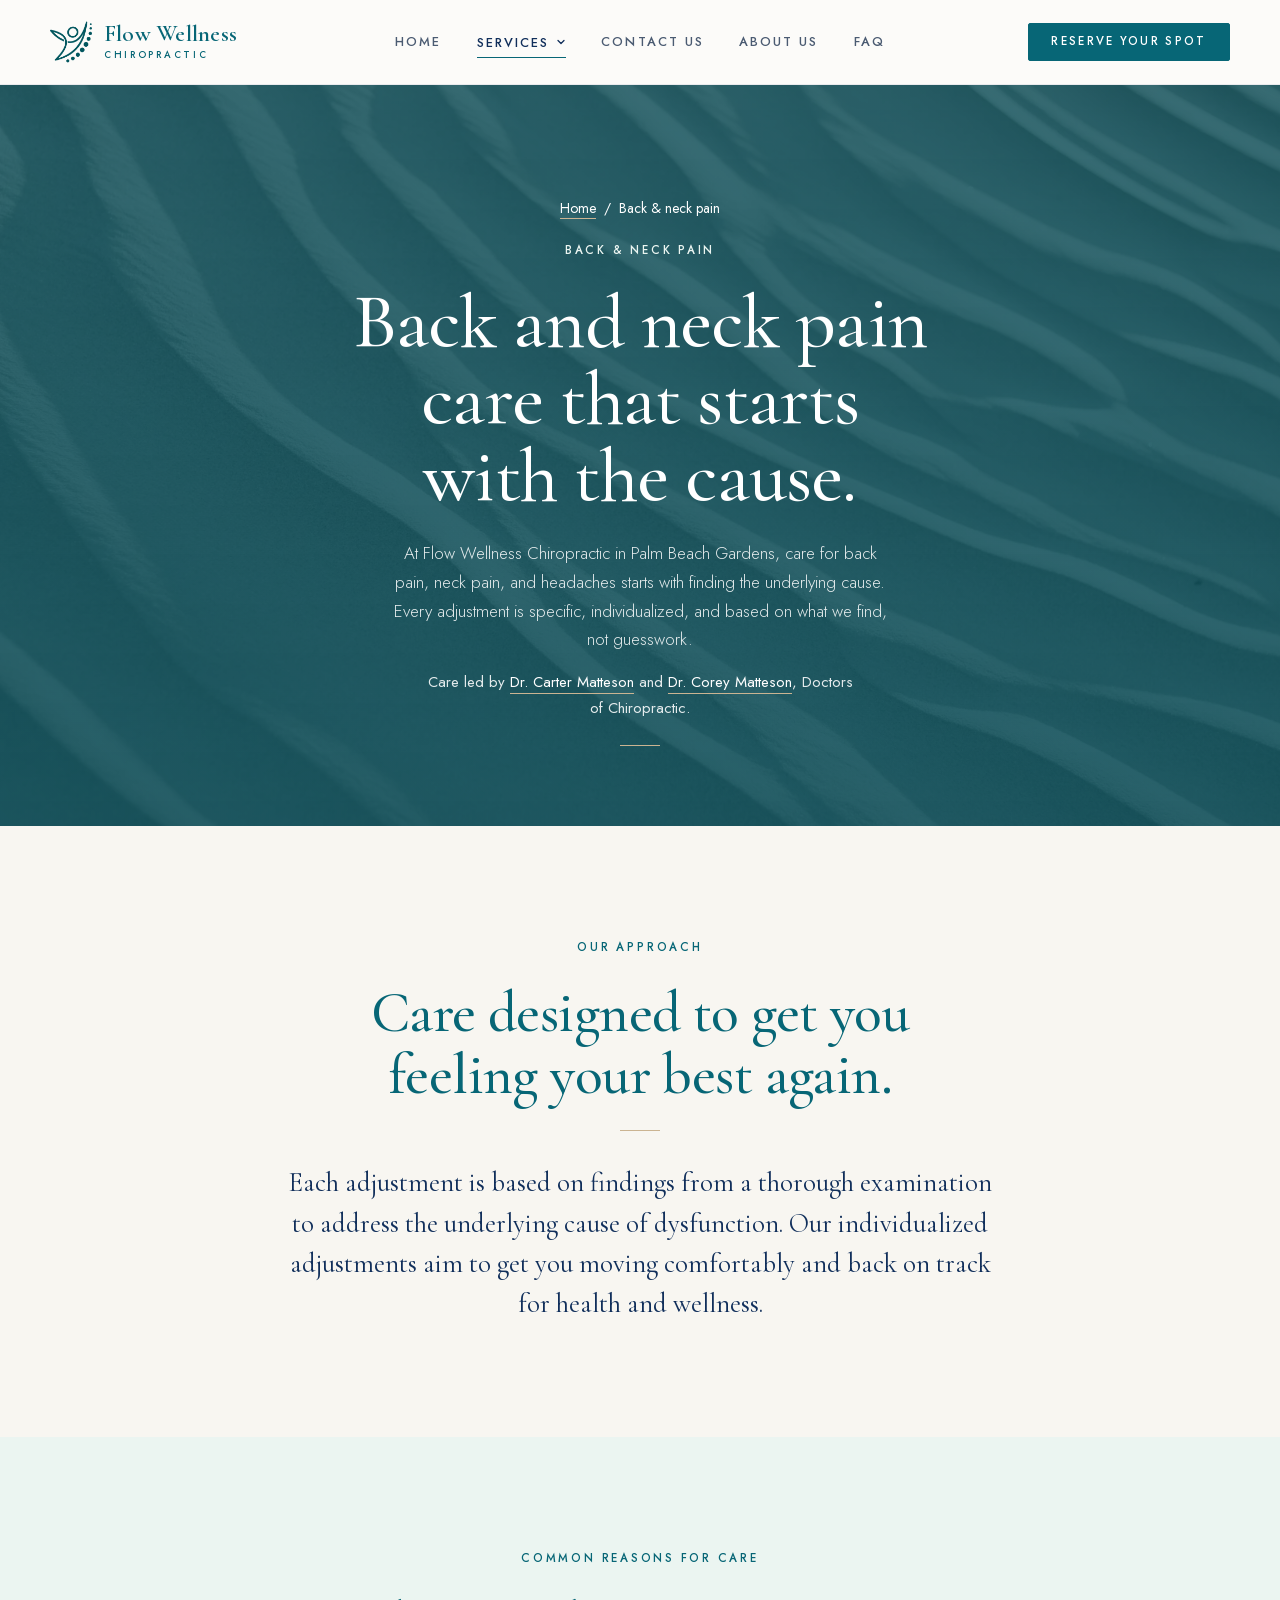
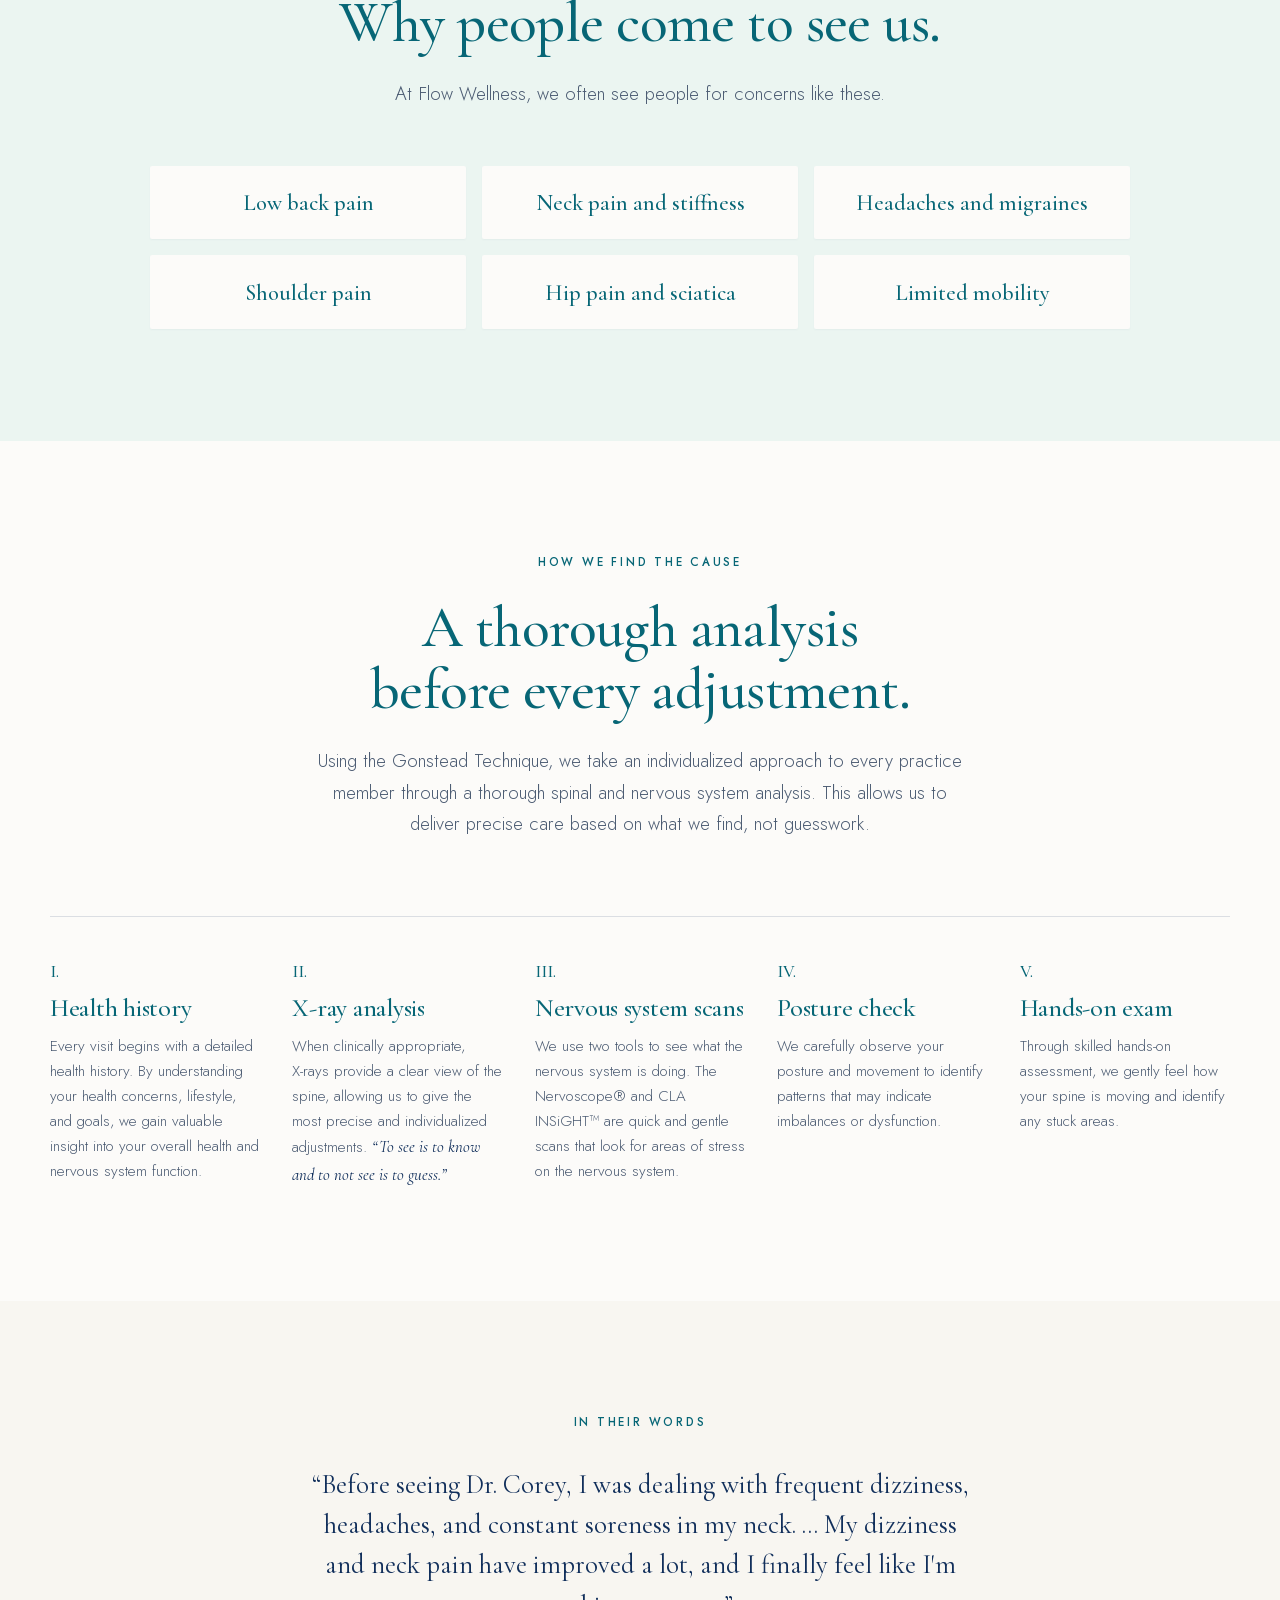
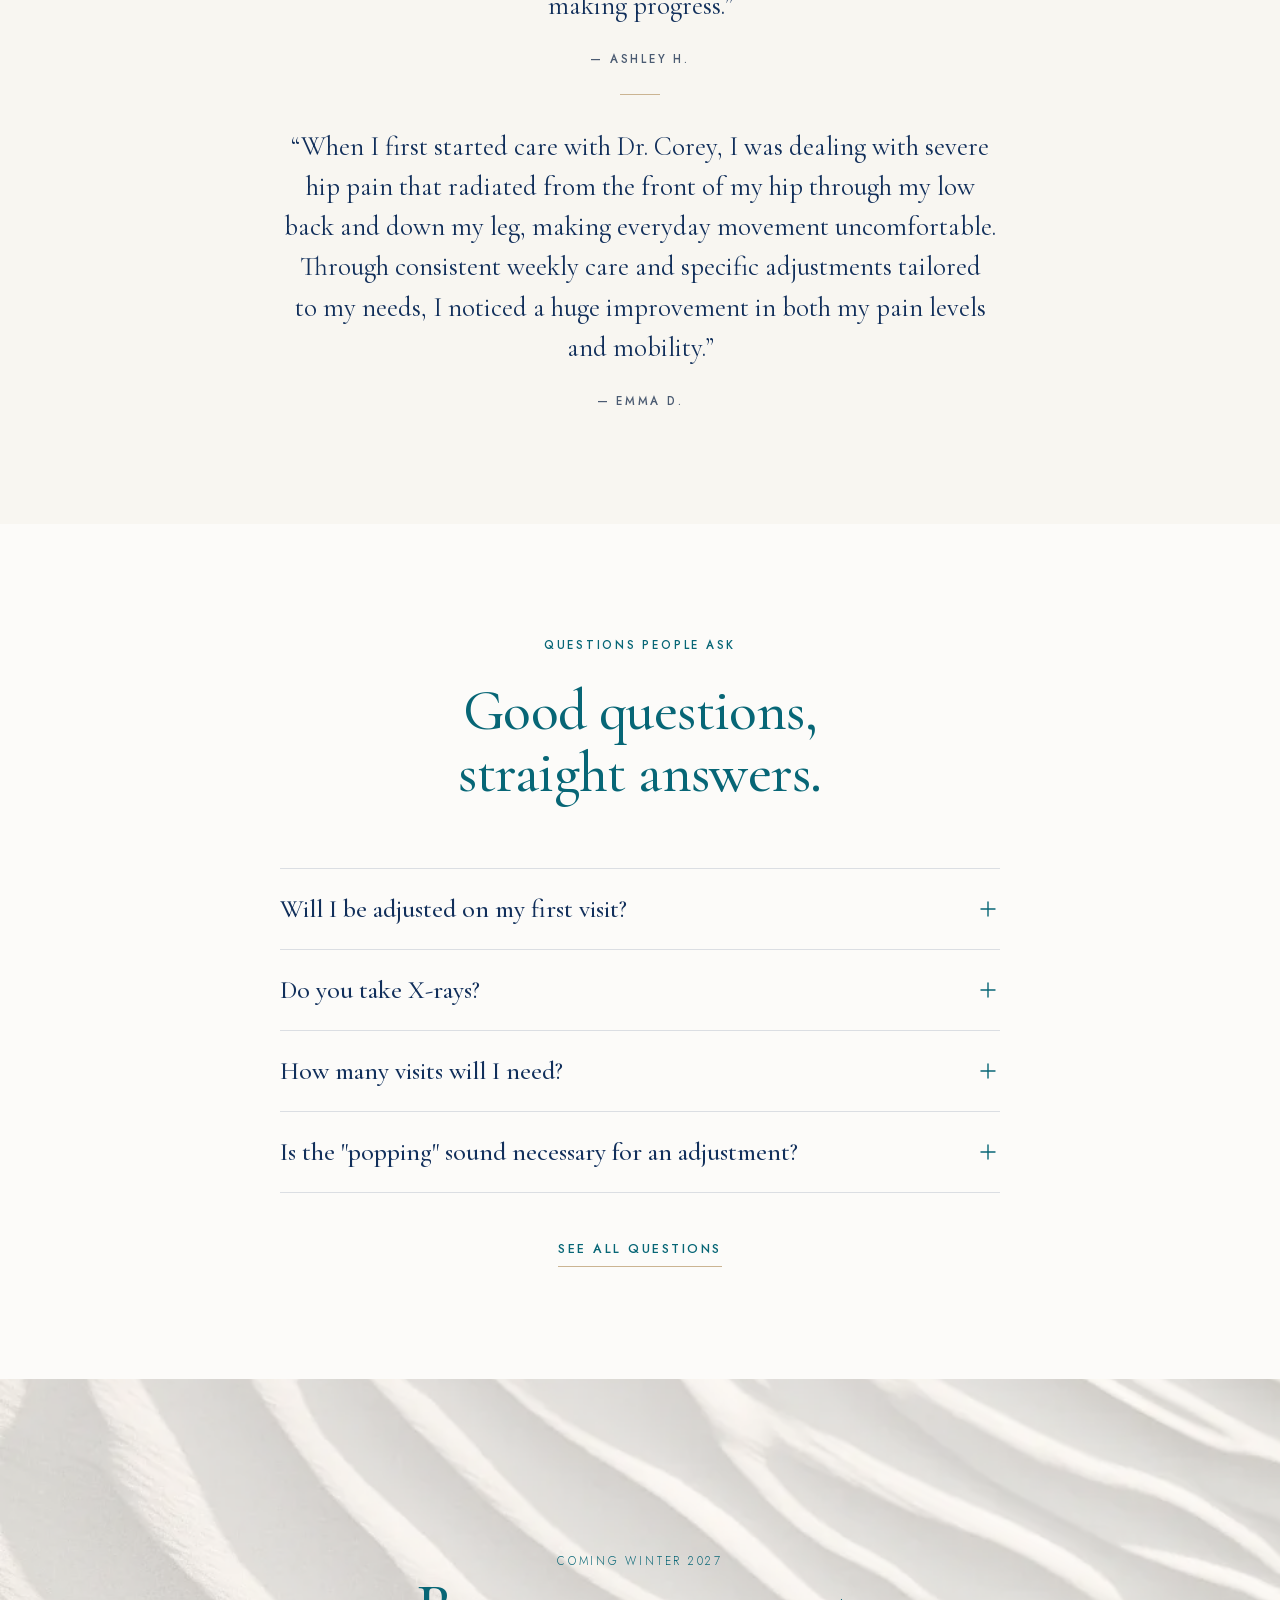
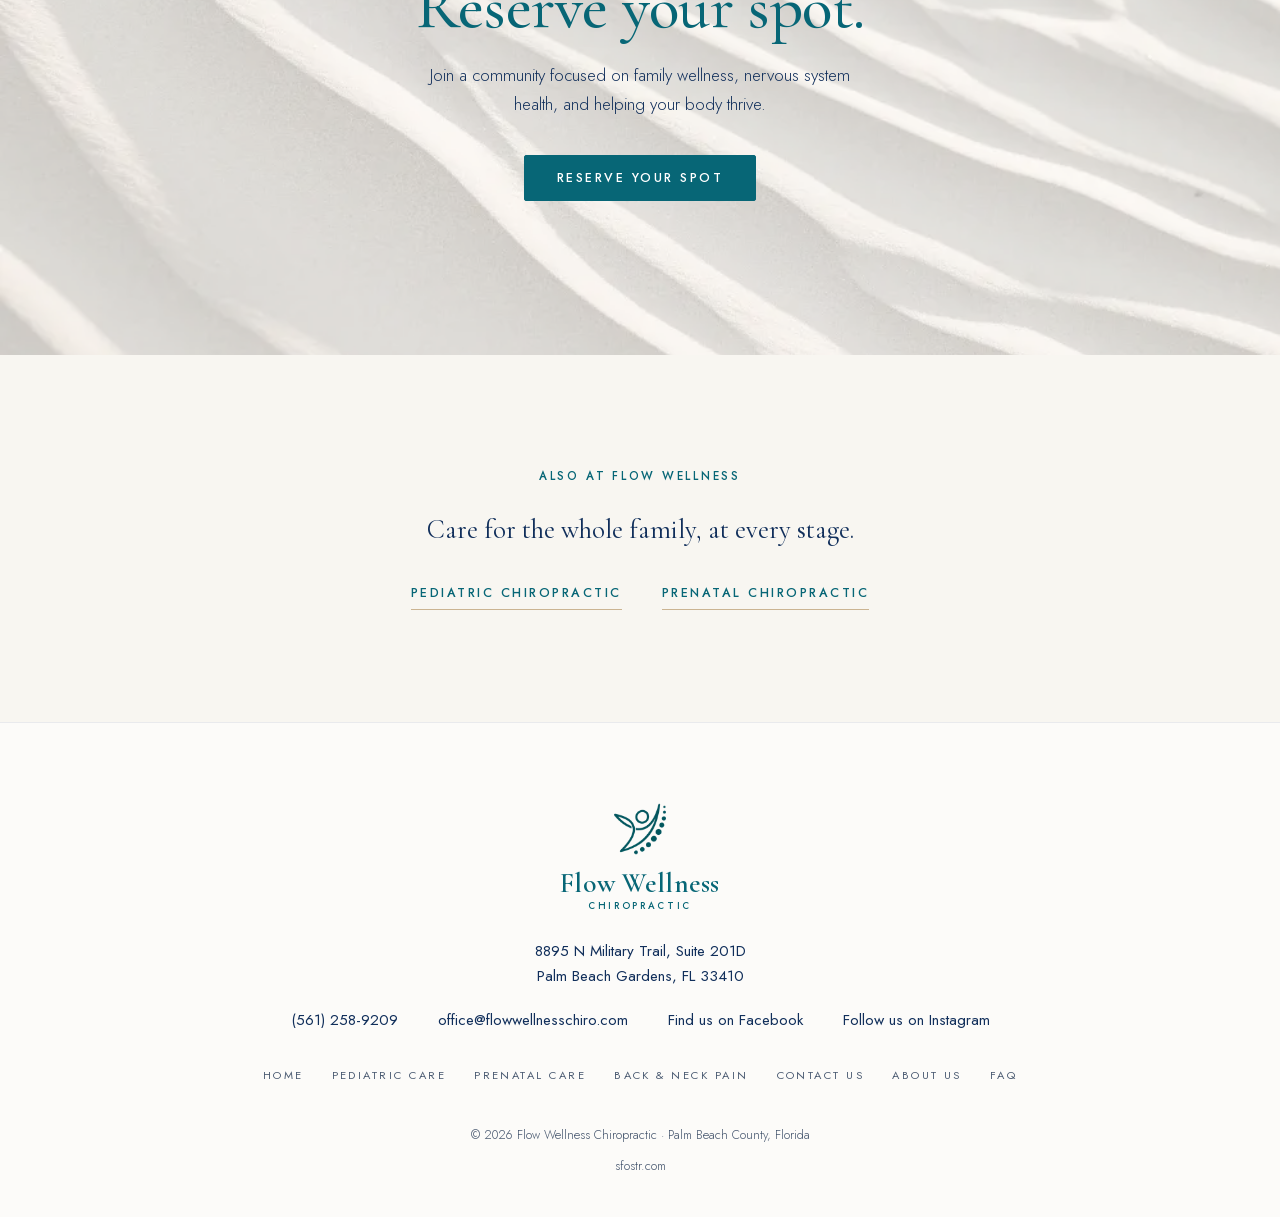
<file: back-and-neck-pain.html>
<!doctype html>
<html lang="en">
<head>
  <meta charset="utf-8">
  <meta name="viewport" content="width=device-width, initial-scale=1">
  <title>Back &amp; Neck Pain Chiropractor, Palm Beach Gardens | Flow Wellness</title>
  <meta name="description" content="Specific chiropractic care for back pain, neck pain and headaches in Palm Beach Gardens, FL. Reserve your spot at Flow Wellness Chiropractic.">
  <meta name="theme-color" content="#112f5b">
  <link rel="canonical" href="https://www.flowwellnesschiro.com/back-and-neck-pain.html">
  <meta name="robots" content="max-image-preview:large, max-snippet:-1, max-video-preview:-1">
  <link rel="alternate" type="text/markdown" href="https://www.flowwellnesschiro.com/back-and-neck-pain.html.md">
  <link rel="icon" href="assets/img/favicon-64.png?v=2" type="image/png">
  <link rel="apple-touch-icon" href="assets/img/apple-touch-icon.png?v=2">
  <link rel="preload" href="assets/fonts/Cormorant-latin.woff2" as="font" type="font/woff2" crossorigin>
  <link rel="preload" href="assets/fonts/Jost-latin.woff2" as="font" type="font/woff2" crossorigin>
  <link rel="stylesheet" href="css/styles.css">
  <meta property="og:type" content="website">
  <meta property="og:locale" content="en_US">
  <meta property="og:site_name" content="Flow Wellness Chiropractic">
  <meta property="og:title" content="Back &amp; Neck Pain Chiropractor in Palm Beach Gardens">
  <meta property="og:description" content="Specific chiropractic care for back pain, neck pain and headaches in Palm Beach Gardens, FL. Reserve your spot at Flow Wellness Chiropractic.">
  <meta property="og:url" content="https://www.flowwellnesschiro.com/back-and-neck-pain.html">
  <meta property="og:image" content="https://www.flowwellnesschiro.com/assets/img/share.jpg">
  <meta property="og:image:width" content="1200">
  <meta property="og:image:height" content="630">
  <meta property="og:image:alt" content="Flow Wellness Chiropractic logo. Family and pediatric care in Palm Beach Gardens, FL.">
  <meta name="twitter:card" content="summary_large_image">
  <script>document.documentElement.classList.add('js')</script>
  <script type="application/ld+json">
  {
    "@context": "https://schema.org",
    "@graph": [
      {
        "@type": "MedicalWebPage",
        "@id": "https://www.flowwellnesschiro.com/back-and-neck-pain.html#webpage",
        "url": "https://www.flowwellnesschiro.com/back-and-neck-pain.html",
        "name": "Back & Neck Pain Chiropractor, Palm Beach Gardens",
        "description": "Specific chiropractic care for back pain, neck pain and headaches in Palm Beach Gardens, FL. Reserve your spot at Flow Wellness Chiropractic.",
        "inLanguage": "en-US",
        "isPartOf": {
          "@id": "https://www.flowwellnesschiro.com/#website"
        },
        "about": {
          "@id": "https://www.flowwellnesschiro.com/back-and-neck-pain.html#service"
        },
        "breadcrumb": {
          "@id": "https://www.flowwellnesschiro.com/back-and-neck-pain.html#breadcrumb"
        }
      },
      {
        "@type": "Service",
        "@id": "https://www.flowwellnesschiro.com/back-and-neck-pain.html#service",
        "name": "Chiropractic care for back and neck pain",
        "serviceType": "Chiropractic care for back and neck pain",
        "description": "Specific Gonstead chiropractic care for back pain, neck pain and headaches that starts by finding the underlying cause.",
        "url": "https://www.flowwellnesschiro.com/back-and-neck-pain.html",
        "provider": {
          "@type": "MedicalClinic",
          "@id": "https://www.flowwellnesschiro.com/#practice",
          "name": "Flow Wellness Chiropractic",
          "url": "https://www.flowwellnesschiro.com/"
        },
        "areaServed": {
          "@type": "AdministrativeArea",
          "name": "Palm Beach County, Florida"
        },
        "audience": {
          "@type": "PeopleAudience",
          "audienceType": "Adults with back pain, neck pain or headaches"
        }
      },
      {
        "@type": "BreadcrumbList",
        "@id": "https://www.flowwellnesschiro.com/back-and-neck-pain.html#breadcrumb",
        "itemListElement": [
          {
            "@type": "ListItem",
            "position": 1,
            "name": "Home",
            "item": "https://www.flowwellnesschiro.com/"
          },
          {
            "@type": "ListItem",
            "position": 2,
            "name": "Back & neck pain",
            "item": "https://www.flowwellnesschiro.com/back-and-neck-pain.html"
          }
        ]
      },
      {
        "@type": "Article",
        "@id": "https://www.flowwellnesschiro.com/back-and-neck-pain.html#article",
        "mainEntityOfPage": {
          "@id": "https://www.flowwellnesschiro.com/back-and-neck-pain.html#webpage"
        },
        "headline": "Back and neck pain care that starts with the cause.",
        "description": "Specific chiropractic care for back pain, neck pain and headaches in Palm Beach Gardens, FL. Reserve your spot at Flow Wellness Chiropractic.",
        "image": "https://www.flowwellnesschiro.com/assets/img/share.jpg",
        "datePublished": "2026-10-29",
        "dateModified": "2026-10-30",
        "inLanguage": "en-US",
        "author": {
          "@type": "MedicalClinic",
          "@id": "https://www.flowwellnesschiro.com/#practice",
          "name": "Flow Wellness Chiropractic",
          "url": "https://www.flowwellnesschiro.com/"
        },
        "publisher": {
          "@type": "MedicalClinic",
          "@id": "https://www.flowwellnesschiro.com/#practice",
          "name": "Flow Wellness Chiropractic",
          "url": "https://www.flowwellnesschiro.com/"
        },
        "about": {
          "@id": "https://www.flowwellnesschiro.com/back-and-neck-pain.html#service"
        },
        "mentions": [
          {
            "@type": "Person",
            "@id": "https://www.flowwellnesschiro.com/about.html#dr-carter",
            "name": "Dr. Carter Matteson",
            "url": "https://www.flowwellnesschiro.com/about.html#dr-carter"
          },
          {
            "@type": "Person",
            "@id": "https://www.flowwellnesschiro.com/about.html#dr-corey",
            "name": "Dr. Corey Matteson",
            "url": "https://www.flowwellnesschiro.com/about.html#dr-corey"
          }
        ]
      },
      {
        "@type": "FAQPage",
        "@id": "https://www.flowwellnesschiro.com/back-and-neck-pain.html#faq",
        "mainEntity": [
          {
            "@type": "Question",
            "name": "Will I be adjusted on my first visit?",
            "acceptedAnswer": {
              "@type": "Answer",
              "text": "Your chiropractor will first determine whether an adjustment is appropriate and safe based on your examination findings, or if additional examination, study, or referral is necessary."
            }
          },
          {
            "@type": "Question",
            "name": "Do you take X-rays?",
            "acceptedAnswer": {
              "@type": "Answer",
              "text": "When clinically necessary, X-rays may be recommended to help evaluate the spine and guide care decisions."
            }
          },
          {
            "@type": "Question",
            "name": "How many visits will I need?",
            "acceptedAnswer": {
              "@type": "Answer",
              "text": "The number of visits varies depending on your health goals, the nature of your condition, and how long it has been present. We will discuss recommendations after completing your examination."
            }
          },
          {
            "@type": "Question",
            "name": "Is the \"popping\" sound necessary for an adjustment?",
            "acceptedAnswer": {
              "@type": "Answer",
              "text": "No, the sound sometimes heard during an adjustment is simply gas being released from a joint. A successful adjustment does not depend on hearing a popping sound."
            }
          }
        ]
      }
    ]
  }
  </script>
</head>
<body>
  <a class="skip" href="#main">Skip to content</a>

  <header class="site-head">
    <div class="wrap">
      <a class="brand" href="./" aria-label="Flow Wellness Chiropractic home">
        <img src="assets/img/logo-mark.webp" alt="Flow Wellness Chiropractic logo" width="42" height="42">
        <span>Flow Wellness <small>Chiropractic</small></span>
      </a>
      <nav class="nav" id="nav" aria-label="Primary">
        <a href="./">Home</a>
        <div class="nav-drop">
          <button class="nav-drop-btn current" type="button" aria-expanded="false" aria-controls="nav-services">Services<svg width="10" height="10" viewBox="0 0 10 10" fill="none" stroke="currentColor" stroke-width="1.3" stroke-linecap="round" stroke-linejoin="round" aria-hidden="true"><path d="M2 3.5l3 3 3-3"/></svg></button>
          <div class="nav-sub" id="nav-services">
            <a href="pediatric-chiropractic.html">Pediatric chiropractic</a>
            <a href="prenatal-chiropractic.html">Prenatal chiropractic</a>
            <a href="back-and-neck-pain.html" aria-current="page">Back &amp; neck pain</a>
          </div>
        </div>
        <a href="./#reserve">Contact Us</a>
        <a href="about.html">About Us</a>
        <a href="faq.html">FAQ</a>
        <a class="btn sm nav-cta" href="./#reserve">Reserve your spot</a>
        <div class="nav-contact">
          <a href="tel:+15612589209">(561) 258-9209</a>
          <a href="mailto:office@flowwellnesschiro.com">office@flowwellnesschiro.com</a>
        </div>
      </nav>
      <a class="btn sm head-cta" href="./#reserve">Reserve your spot</a>
      <button class="nav-toggle" aria-expanded="false" aria-controls="nav" aria-label="Open menu">
        <svg class="ic-open" width="20" height="20" viewBox="0 0 24 24" fill="none" stroke="currentColor" stroke-width="1.6" stroke-linecap="round"><path d="M4 8h16M4 16h16"/></svg>
        <svg class="ic-close" width="20" height="20" viewBox="0 0 24 24" fill="none" stroke="currentColor" stroke-width="1.6" stroke-linecap="round"><path d="M6 6l12 12M18 6L6 18"/></svg>
      </button>
    </div>
  </header>

  <main id="main">
    <section class="page-head band-head">
      <div class="narrow">
        <nav class="crumbs" aria-label="Breadcrumb">
          <ol><li><a href="./">Home</a></li><li aria-current="page">Back &amp; neck pain</li></ol>
        </nav>
        <p class="eyebrow">Back &amp; neck pain</p>
        <h1>Back and neck pain care that starts with the cause.</h1>
        <p>At Flow Wellness Chiropractic in Palm Beach Gardens, care for back pain, neck pain, and headaches starts with finding the underlying cause. Every adjustment is specific, individualized, and based on what we find, not guesswork.</p>
        <p class="head-byline">Care led by <a href="about.html#dr-carter">Dr. Carter Matteson</a> and <a href="about.html#dr-corey">Dr. Corey Matteson</a>, Doctors of Chiropractic.</p>
        <div class="rule"></div>
      </div>
    </section>

    <section class="section band alt purpose">
      <div class="narrow center">
        <p class="eyebrow">Our approach</p>
        <h2 class="reveal">Care designed to get you feeling your best again.</h2>
        <div class="rule"></div>
        <p class="body reveal">Each adjustment is based on findings from a thorough examination to address the underlying cause of dysfunction. Our individualized adjustments aim to get you moving comfortably and back on track for health and wellness.</p>
      </div>
    </section>

    <section class="section band teal">
      <div class="wrap">
        <div class="narrow center">
          <p class="eyebrow">Common reasons for care</p>
          <h2 class="reveal">Why people come to see us.</h2>
          <p class="lede reveal">At Flow Wellness, we often see people for concerns like these.</p>
        </div>
        <ul class="conditions">
          <li class="reveal" style="--i:0">Low back pain</li>
          <li class="reveal" style="--i:1">Neck pain and stiffness</li>
          <li class="reveal" style="--i:2">Headaches and migraines</li>
          <li class="reveal" style="--i:3">Shoulder pain</li>
          <li class="reveal" style="--i:4">Hip pain and sciatica</li>
          <li class="reveal" style="--i:5">Limited mobility</li>
        </ul>
      </div>
    </section>

    <section class="section band">
      <div class="wrap">
        <div class="narrow center">
          <p class="eyebrow">How we find the cause</p>
          <h2 class="reveal">A thorough analysis before every adjustment.</h2>
          <p class="lede reveal">Using the Gonstead Technique, we take an individualized approach to every practice member through a thorough spinal and nervous system analysis. This allows us to deliver precise care based on what we find, not guesswork.</p>
        </div>
        <ol class="steps">
          <li class="reveal" style="--i:0">
            <span class="num">I.</span>
            <h3>Health history</h3>
            <p>Every visit begins with a detailed health history. By understanding your health concerns, lifestyle, and goals, we gain valuable insight into your overall health and nervous system function.</p>
          </li>
          <li class="reveal" style="--i:1">
            <span class="num">II.</span>
            <h3>X-ray analysis</h3>
            <p>When clinically appropriate, <span class="nowrap">X-rays</span> provide a clear view of the spine, allowing us to give the most precise and individualized adjustments. <q>To see is to know and to not see is to guess.</q></p>
          </li>
          <li class="reveal" style="--i:2">
            <span class="num">III.</span>
            <h3>Nervous system scans</h3>
            <p>We use two tools to see what the nervous system is doing. The Nervoscope® and CLA INSiGHT™ are quick and gentle scans that look for areas of stress on the nervous system.</p>
          </li>
          <li class="reveal" style="--i:3">
            <span class="num">IV.</span>
            <h3>Posture check</h3>
            <p>We carefully observe your posture and movement to identify patterns that may indicate imbalances or dysfunction.</p>
          </li>
          <li class="reveal" style="--i:4">
            <span class="num">V.</span>
            <h3>Hands-on exam</h3>
            <p>Through skilled hands-on assessment, we gently feel how your spine is moving and identify any stuck areas.</p>
          </li>
        </ol>
      </div>
    </section>

    <section class="section band alt purpose">
      <div class="narrow center">
        <p class="eyebrow">In their words</p>
        <blockquote class="reveal">
          <p class="body">&ldquo;Before seeing Dr. Corey, I was dealing with frequent dizziness, headaches, and constant soreness in my neck. &hellip; My dizziness and neck pain have improved a lot, and I finally feel like I'm making progress.&rdquo;</p>
        </blockquote>
        <p class="cite">Ashley H.</p>
        <div class="rule"></div>
        <blockquote class="reveal">
          <p class="body">&ldquo;When I first started care with Dr. Corey, I was dealing with severe hip pain that radiated from the front of my hip through my low back and down my leg, making everyday movement uncomfortable. Through consistent weekly care and specific adjustments tailored to my needs, I noticed a huge improvement in both my pain levels and mobility.&rdquo;</p>
        </blockquote>
        <p class="cite">Emma D.</p>
      </div>
    </section>

    <section class="section band" id="questions">
      <div class="narrow">
        <div class="center">
          <p class="eyebrow">Questions people ask</p>
          <h2 class="reveal">Good questions, straight answers.</h2>
        </div>
        <div class="faq-list reveal">
          <details>
              <summary>Will I be adjusted on my first visit? <span class="plus"><svg viewBox="0 0 24 24" fill="none" stroke="currentColor" stroke-width="1.4" stroke-linecap="round"><path d="M12 5v14M5 12h14"/></svg></span></summary>
              <p class="answer">Your chiropractor will first determine whether an adjustment is appropriate and safe based on your examination findings, or if additional examination, study, or referral is necessary.</p>
            </details>
          <details>
              <summary>Do you take X-rays? <span class="plus"><svg viewBox="0 0 24 24" fill="none" stroke="currentColor" stroke-width="1.4" stroke-linecap="round"><path d="M12 5v14M5 12h14"/></svg></span></summary>
              <p class="answer">When clinically necessary, X-rays may be recommended to help evaluate the spine and guide care decisions.</p>
            </details>
          <details>
              <summary>How many visits will I need? <span class="plus"><svg viewBox="0 0 24 24" fill="none" stroke="currentColor" stroke-width="1.4" stroke-linecap="round"><path d="M12 5v14M5 12h14"/></svg></span></summary>
              <p class="answer">The number of visits varies depending on your health goals, the nature of your condition, and how long it has been present. We will discuss recommendations after completing your examination.</p>
            </details>
          <details>
              <summary>Is the "popping" sound necessary for an adjustment? <span class="plus"><svg viewBox="0 0 24 24" fill="none" stroke="currentColor" stroke-width="1.4" stroke-linecap="round"><path d="M12 5v14M5 12h14"/></svg></span></summary>
              <p class="answer">No, the sound sometimes heard during an adjustment is simply gas being released from a joint. A successful adjustment does not depend on hearing a popping sound.</p>
            </details>
        </div>
        <div class="center more-faq">
          <a class="text-link" href="faq.html">See all questions</a>
        </div>
      </div>
    </section>
    <section class="closing">
      <picture>
        <source media="(max-width: 700px)" srcset="assets/img/dunes-sm.webp">
        <img src="assets/img/dunes.webp" alt="Wind-rippled white sand dunes" width="2200" height="1467" loading="lazy">
      </picture>
      <div class="narrow">
        <p class="eyebrow">Coming Winter 2027</p>
        <h2>Reserve your spot.</h2>
        <p>Join a community focused on family wellness, nervous system health, and helping your body thrive.</p>
        <a class="btn" href="./#reserve">Reserve your spot</a>
      </div>
    </section>

    <section class="section band alt more-services">
      <div class="narrow center">
        <p class="eyebrow">Also at Flow Wellness</p>
        <p class="more-lead">Care for the whole family, at every stage.</p>
        <div class="more-links">
          <a class="text-link" href="pediatric-chiropractic.html">Pediatric chiropractic</a>
          <a class="text-link" href="prenatal-chiropractic.html">Prenatal chiropractic</a>
        </div>
      </div>
    </section>
  </main>

  <footer class="site-foot">
    <div class="wrap">
      <a class="brand" href="./" aria-label="Flow Wellness Chiropractic home">
        <img src="assets/img/logo-mark.webp" alt="Flow Wellness Chiropractic logo" width="52" height="52">
        <span>Flow Wellness <small>Chiropractic</small></span>
      </a>
      <address class="foot-address"><a href="https://www.google.com/maps/search/?api=1&amp;query=8895+N+Military+Trail+Suite+201D+Palm+Beach+Gardens+FL+33410" target="_blank" rel="noopener">8895 N Military Trail, Suite 201D<br>Palm Beach Gardens, FL 33410</a></address>
      <ul class="foot-contact">
        <li><a href="tel:+15612589209">(561) 258-9209</a></li>
        <li><a href="mailto:office@flowwellnesschiro.com">office@flowwellnesschiro.com</a></li>
        <li><a href="https://www.facebook.com/people/Flow-Wellness-Chiropractic/61591768892424/" target="_blank" rel="noopener">Find us on Facebook</a></li>
        <li><a href="https://www.instagram.com/flowwellnesschiro/?hl=en" target="_blank" rel="noopener">Follow us on Instagram</a></li>
      </ul>
      <nav class="foot-nav" aria-label="Footer">
        <a href="./">Home</a>
        <a href="pediatric-chiropractic.html">Pediatric care</a>
        <a href="prenatal-chiropractic.html">Prenatal care</a>
        <a href="back-and-neck-pain.html">Back &amp; neck pain</a>
        <a href="./#reserve">Contact Us</a>
        <a href="about.html">About Us</a>
        <a href="faq.html">FAQ</a>
      </nav>
      <p class="foot-legal">© 2026 Flow Wellness Chiropractic · Palm Beach County, Florida</p>
      <p class="foot-site"><a href="https://sfostr.com">sfostr.com</a></p>
    </div>
  </footer>

  <script src="js/main.js" defer></script>
</body>
</html>
</file>
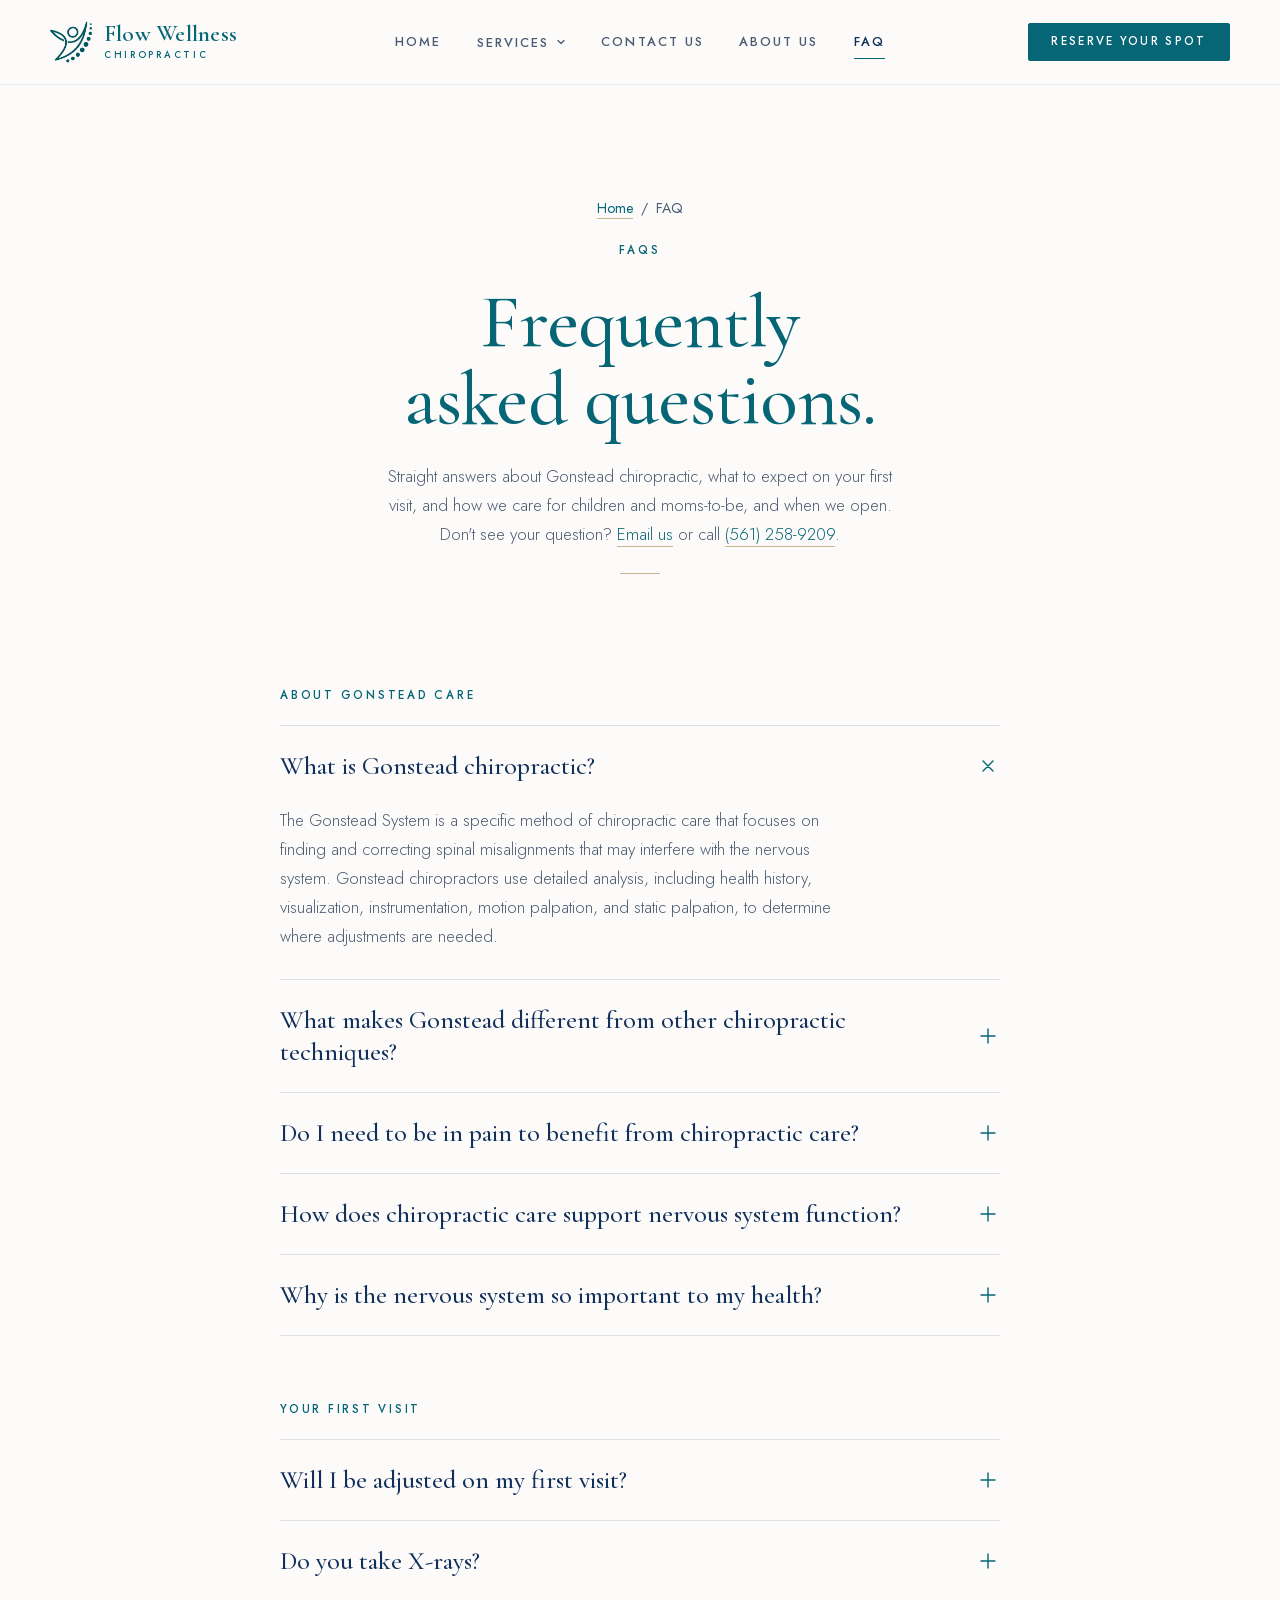
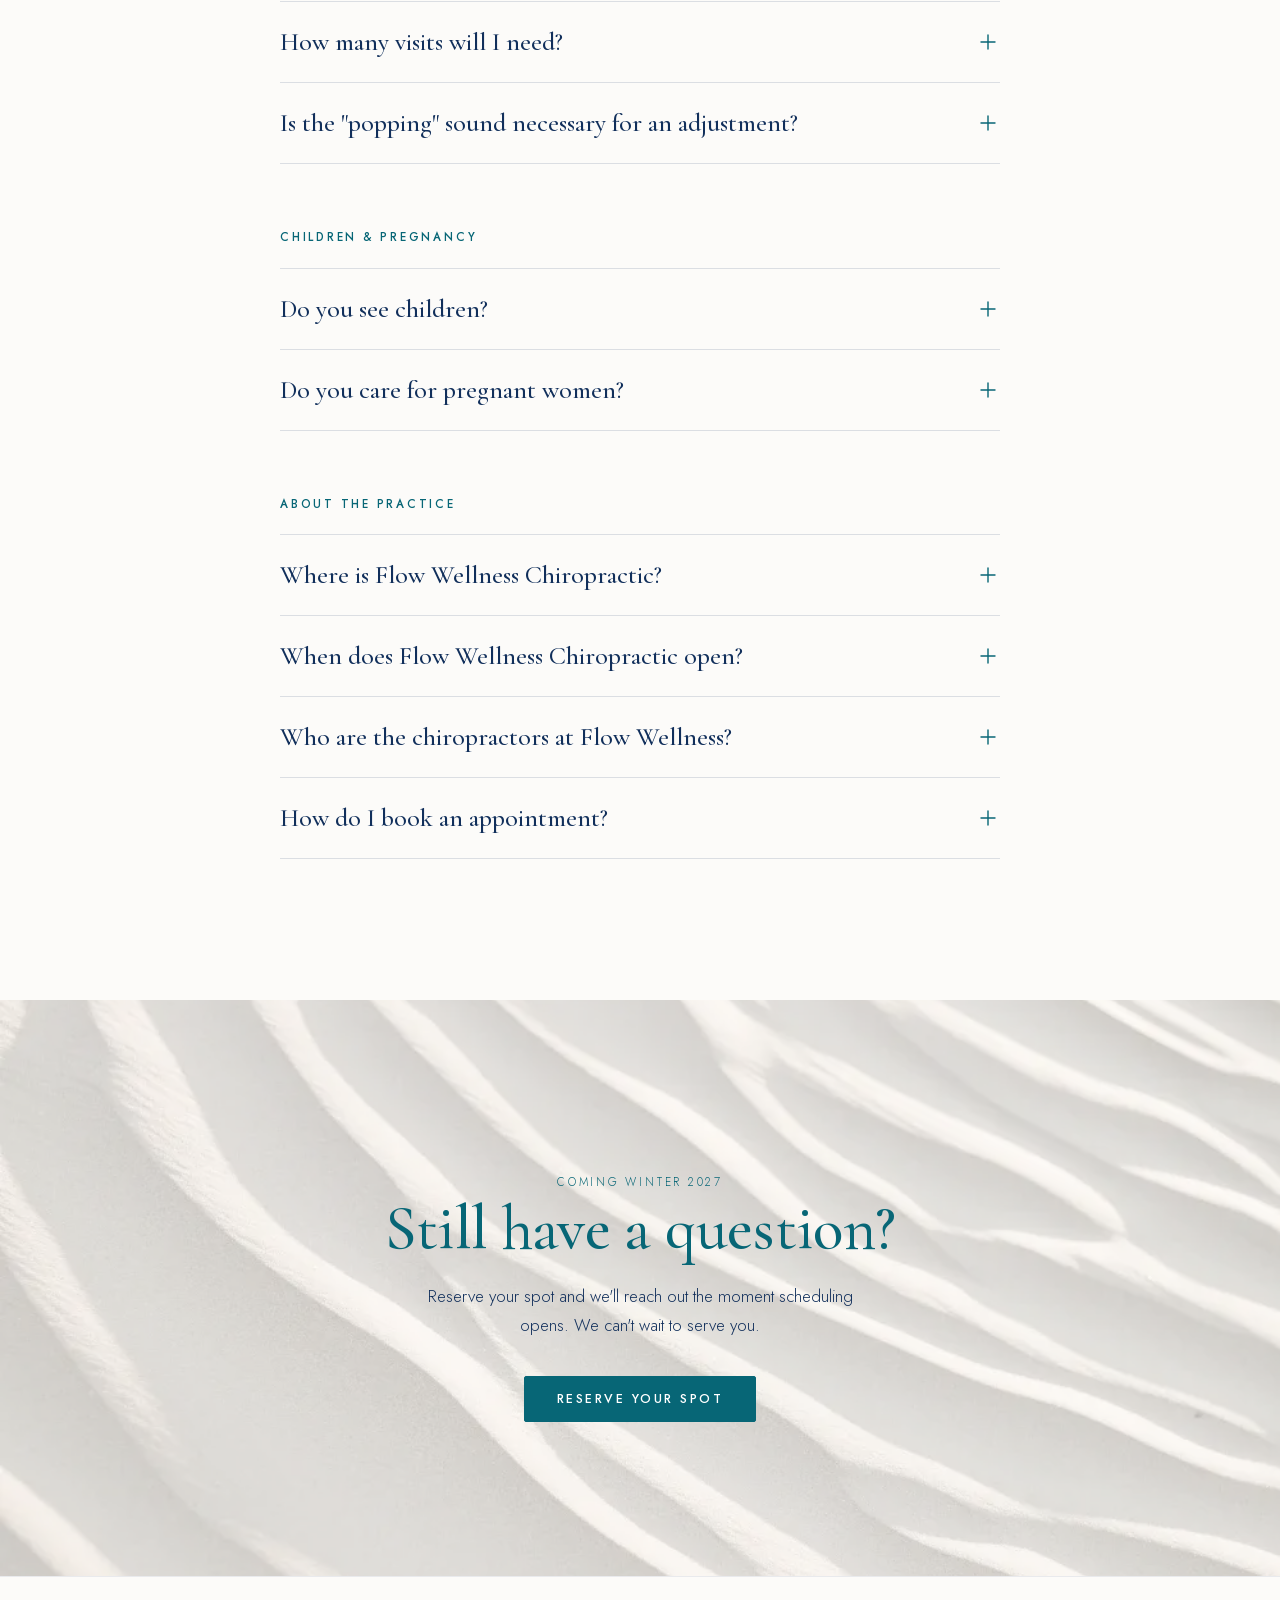
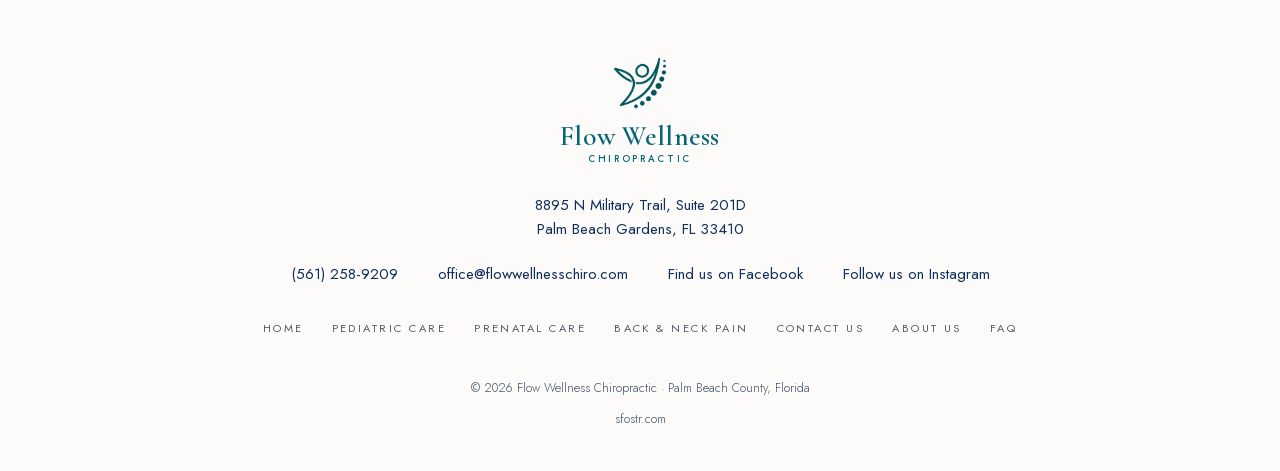
<file: faq.html>
<!doctype html>
<html lang="en">
<head>
  <meta charset="utf-8">
  <meta name="viewport" content="width=device-width, initial-scale=1">
  <title>Chiropractic FAQ | Flow Wellness Chiropractic, Palm Beach Gardens</title>
  <meta name="description" content="Answers to common questions about chiropractic care for kids, pregnancy and families in Palm Beach Gardens, FL.">
  <meta name="theme-color" content="#112f5b">
  <link rel="canonical" href="https://www.flowwellnesschiro.com/faq.html">
  <meta name="robots" content="max-image-preview:large, max-snippet:-1, max-video-preview:-1">
  <link rel="alternate" type="text/markdown" href="https://www.flowwellnesschiro.com/faq.html.md">
  <link rel="icon" href="assets/img/favicon-64.png?v=2" type="image/png">
  <link rel="apple-touch-icon" href="assets/img/apple-touch-icon.png?v=2">
  <link rel="preload" href="assets/fonts/Cormorant-latin.woff2" as="font" type="font/woff2" crossorigin>
  <link rel="preload" href="assets/fonts/Jost-latin.woff2" as="font" type="font/woff2" crossorigin>
  <link rel="stylesheet" href="css/styles.css">
  <meta property="og:type" content="website">
  <meta property="og:locale" content="en_US">
  <meta property="og:site_name" content="Flow Wellness Chiropractic">
  <meta property="og:title" content="Chiropractic FAQ">
  <meta property="og:description" content="Answers to common questions about chiropractic care for kids, pregnancy and families in Palm Beach Gardens, FL.">
  <meta property="og:url" content="https://www.flowwellnesschiro.com/faq.html">
  <meta property="og:image" content="https://www.flowwellnesschiro.com/assets/img/share.jpg">
  <meta property="og:image:width" content="1200">
  <meta property="og:image:height" content="630">
  <meta property="og:image:alt" content="Flow Wellness Chiropractic logo. Family and pediatric care in Palm Beach Gardens, FL.">
  <meta name="twitter:card" content="summary_large_image">
  <script>document.documentElement.classList.add('js')</script>
  <script type="application/ld+json">
  {
    "@context": "https://schema.org",
    "@graph": [
      {
        "@type": "FAQPage",
        "@id": "https://www.flowwellnesschiro.com/faq.html#webpage",
        "url": "https://www.flowwellnesschiro.com/faq.html",
        "name": "Chiropractic FAQ",
        "description": "Answers to common questions about chiropractic care for kids, pregnancy and families in Palm Beach Gardens, FL.",
        "inLanguage": "en-US",
        "isPartOf": {
          "@id": "https://www.flowwellnesschiro.com/#website"
        },
        "about": {
          "@type": "MedicalClinic",
          "@id": "https://www.flowwellnesschiro.com/#practice",
          "name": "Flow Wellness Chiropractic",
          "url": "https://www.flowwellnesschiro.com/"
        },
        "breadcrumb": {
          "@id": "https://www.flowwellnesschiro.com/faq.html#breadcrumb"
        },
        "mainEntity": [
          {
            "@type": "Question",
            "name": "What is Gonstead chiropractic?",
            "acceptedAnswer": {
              "@type": "Answer",
              "text": "The Gonstead System is a specific method of chiropractic care that focuses on finding and correcting spinal misalignments that may interfere with the nervous system. Gonstead chiropractors use detailed analysis, including health history, visualization, instrumentation, motion palpation, and static palpation, to determine where adjustments are needed."
            }
          },
          {
            "@type": "Question",
            "name": "What makes Gonstead different from other chiropractic techniques?",
            "acceptedAnswer": {
              "@type": "Answer",
              "text": "Gonstead care emphasizes precise analysis and specific adjustments. Rather than adjusting multiple areas routinely, each adjustment is based on findings from a thorough examination to address the underlying cause of dysfunction."
            }
          },
          {
            "@type": "Question",
            "name": "Do I need to be in pain to benefit from chiropractic care?",
            "acceptedAnswer": {
              "@type": "Answer",
              "text": "No, many patients choose chiropractic care as part of a proactive wellness lifestyle. Because the nervous system controls every function in the body, maintaining proper spinal health can help support overall function and quality of life."
            }
          },
          {
            "@type": "Question",
            "name": "How does chiropractic care support nervous system function?",
            "acceptedAnswer": {
              "@type": "Answer",
              "text": "Chiropractic care focuses on identifying and correcting spinal dysfunction that may contribute to stress or dysfunction within the nervous system. This stress prevents the nervous system from providing efficient communication between your brain and the rest of your body. Through specific chiropractic adjustments, we aim to restore proper spinal motion and support healthy communication between the brain and body."
            }
          },
          {
            "@type": "Question",
            "name": "Why is the nervous system so important to my health?",
            "acceptedAnswer": {
              "@type": "Answer",
              "text": "The nervous system coordinates and controls every organ, tissue, and cell in the body. Gonstead chiropractic care focuses on helping the spine support optimal nervous system function."
            }
          },
          {
            "@type": "Question",
            "name": "Will I be adjusted on my first visit?",
            "acceptedAnswer": {
              "@type": "Answer",
              "text": "Your chiropractor will first determine whether an adjustment is appropriate and safe based on your examination findings, or if additional examination, study, or referral is necessary."
            }
          },
          {
            "@type": "Question",
            "name": "Do you take X-rays?",
            "acceptedAnswer": {
              "@type": "Answer",
              "text": "When clinically necessary, X-rays may be recommended to help evaluate the spine and guide care decisions."
            }
          },
          {
            "@type": "Question",
            "name": "How many visits will I need?",
            "acceptedAnswer": {
              "@type": "Answer",
              "text": "The number of visits varies depending on your health goals, the nature of your condition, and how long it has been present. We will discuss recommendations after completing your examination."
            }
          },
          {
            "@type": "Question",
            "name": "Is the \"popping\" sound necessary for an adjustment?",
            "acceptedAnswer": {
              "@type": "Answer",
              "text": "No, the sound sometimes heard during an adjustment is simply gas being released from a joint. A successful adjustment does not depend on hearing a popping sound."
            }
          },
          {
            "@type": "Question",
            "name": "Do you see children?",
            "acceptedAnswer": {
              "@type": "Answer",
              "text": "Yes. Chiropractic care can be adapted for patients of all ages, from infants to seniors. Pediatric adjustments use gentle, age-appropriate techniques. Kids are often the ones who need chiropractic the most!"
            }
          },
          {
            "@type": "Question",
            "name": "Do you care for pregnant women?",
            "acceptedAnswer": {
              "@type": "Answer",
              "text": "Yes. Chiropractic care during pregnancy helps support comfort, mobility, and pelvic balance for mom. Adjustments are modified to accommodate each stage of pregnancy."
            }
          },
          {
            "@type": "Question",
            "name": "Where is Flow Wellness Chiropractic?",
            "acceptedAnswer": {
              "@type": "Answer",
              "text": "Our office is at 8895 N Military Trail, Suite 201D, Palm Beach Gardens, FL 33410. We care for families from across Palm Beach County, including nearby Jupiter, North Palm Beach, Juno Beach, and West Palm Beach."
            }
          },
          {
            "@type": "Question",
            "name": "When does Flow Wellness Chiropractic open?",
            "acceptedAnswer": {
              "@type": "Answer",
              "text": "We are scheduled to open in Winter 2027. Reserve your spot and we'll contact you as soon as scheduling opens so you can be among the first practice members."
            }
          },
          {
            "@type": "Question",
            "name": "Who are the chiropractors at Flow Wellness?",
            "acceptedAnswer": {
              "@type": "Answer",
              "text": "Dr. Carter Matteson and Dr. Corey Matteson. Both earned their Doctor of Chiropractic degrees at Palmer College of Chiropractic Florida and use the Gonstead technique. Meet the doctors."
            }
          },
          {
            "@type": "Question",
            "name": "How do I book an appointment?",
            "acceptedAnswer": {
              "@type": "Answer",
              "text": "Scheduling isn't open yet. Reserve your spot, call (561) 258-9209, or email office@flowwellnesschiro.com, and we'll reach out as soon as appointments are available."
            }
          }
        ]
      },
      {
        "@type": "BreadcrumbList",
        "@id": "https://www.flowwellnesschiro.com/faq.html#breadcrumb",
        "itemListElement": [
          {
            "@type": "ListItem",
            "position": 1,
            "name": "Home",
            "item": "https://www.flowwellnesschiro.com/"
          },
          {
            "@type": "ListItem",
            "position": 2,
            "name": "FAQ",
            "item": "https://www.flowwellnesschiro.com/faq.html"
          }
        ]
      }
    ]
  }
  </script>
</head>
<body>
  <a class="skip" href="#main">Skip to content</a>

  <header class="site-head">
    <div class="wrap">
      <a class="brand" href="./" aria-label="Flow Wellness Chiropractic home">
        <img src="assets/img/logo-mark.webp" alt="Flow Wellness Chiropractic logo" width="42" height="42">
        <span>Flow Wellness <small>Chiropractic</small></span>
      </a>
      <nav class="nav" id="nav" aria-label="Primary">
        <a href="./">Home</a>
        <div class="nav-drop">
          <button class="nav-drop-btn" type="button" aria-expanded="false" aria-controls="nav-services">Services<svg width="10" height="10" viewBox="0 0 10 10" fill="none" stroke="currentColor" stroke-width="1.3" stroke-linecap="round" stroke-linejoin="round" aria-hidden="true"><path d="M2 3.5l3 3 3-3"/></svg></button>
          <div class="nav-sub" id="nav-services">
            <a href="pediatric-chiropractic.html">Pediatric chiropractic</a>
            <a href="prenatal-chiropractic.html">Prenatal chiropractic</a>
            <a href="back-and-neck-pain.html">Back &amp; neck pain</a>
          </div>
        </div>
        <a href="./#reserve">Contact Us</a>
        <a href="about.html">About Us</a>
        <a href="faq.html" aria-current="page">FAQ</a>
        <a class="btn sm nav-cta" href="./#reserve">Reserve your spot</a>
        <div class="nav-contact">
          <a href="tel:+15612589209">(561) 258-9209</a>
          <a href="mailto:office@flowwellnesschiro.com">office@flowwellnesschiro.com</a>
        </div>
      </nav>
      <a class="btn sm head-cta" href="./#reserve">Reserve your spot</a>
      <button class="nav-toggle" aria-expanded="false" aria-controls="nav" aria-label="Open menu">
        <svg class="ic-open" width="20" height="20" viewBox="0 0 24 24" fill="none" stroke="currentColor" stroke-width="1.6" stroke-linecap="round"><path d="M4 8h16M4 16h16"/></svg>
        <svg class="ic-close" width="20" height="20" viewBox="0 0 24 24" fill="none" stroke="currentColor" stroke-width="1.6" stroke-linecap="round"><path d="M6 6l12 12M18 6L6 18"/></svg>
      </button>
    </div>
  </header>

  <main id="main">
    <section class="page-head">
      <div class="narrow">
        <nav class="crumbs" aria-label="Breadcrumb">
          <ol><li><a href="./">Home</a></li><li aria-current="page">FAQ</li></ol>
        </nav>
        <p class="eyebrow">FAQs</p>
        <h1>Frequently asked questions.</h1>
        <p>Straight answers about Gonstead chiropractic, what to expect on your first visit, and how we care for children and moms-to-be, and when we open. Don't see your question? <a href="mailto:office@flowwellnesschiro.com">Email us</a> or call <a href="tel:+15612589209">(561) 258-9209</a>.</p>
        <div class="rule"></div>
      </div>
    </section>

    <section class="section tight" style="padding-top:0">
      <div class="narrow">
        <div class="faq-group">
          <p class="eyebrow">About Gonstead care</p>
          <div class="faq-list">
            <details open>
              <summary>What is Gonstead chiropractic? <span class="plus"><svg viewBox="0 0 24 24" fill="none" stroke="currentColor" stroke-width="1.4" stroke-linecap="round"><path d="M12 5v14M5 12h14"/></svg></span></summary>
              <p class="answer">The Gonstead System is a specific method of chiropractic care that focuses on finding and correcting spinal misalignments that may interfere with the nervous system. Gonstead chiropractors use detailed analysis, including health history, visualization, instrumentation, motion palpation, and static palpation, to determine where adjustments are needed.</p>
            </details>
            <details>
              <summary>What makes Gonstead different from other chiropractic techniques? <span class="plus"><svg viewBox="0 0 24 24" fill="none" stroke="currentColor" stroke-width="1.4" stroke-linecap="round"><path d="M12 5v14M5 12h14"/></svg></span></summary>
              <p class="answer">Gonstead care emphasizes precise analysis and specific adjustments. Rather than adjusting multiple areas routinely, each adjustment is based on findings from a thorough examination to address the underlying cause of dysfunction.</p>
            </details>
            <details>
              <summary>Do I need to be in pain to benefit from chiropractic care? <span class="plus"><svg viewBox="0 0 24 24" fill="none" stroke="currentColor" stroke-width="1.4" stroke-linecap="round"><path d="M12 5v14M5 12h14"/></svg></span></summary>
              <p class="answer">No, many patients choose chiropractic care as part of a proactive wellness lifestyle. Because the nervous system controls every function in the body, maintaining proper spinal health can help support overall function and quality of life.</p>
            </details>
            <details>
              <summary>How does chiropractic care support nervous system function? <span class="plus"><svg viewBox="0 0 24 24" fill="none" stroke="currentColor" stroke-width="1.4" stroke-linecap="round"><path d="M12 5v14M5 12h14"/></svg></span></summary>
              <p class="answer">Chiropractic care focuses on identifying and correcting spinal dysfunction that may contribute to stress or dysfunction within the nervous system. This stress prevents the nervous system from providing efficient communication between your brain and the rest of your body. Through specific chiropractic adjustments, we aim to restore proper spinal motion and support healthy communication between the brain and body.</p>
            </details>
            <details>
              <summary>Why is the nervous system so important to my health? <span class="plus"><svg viewBox="0 0 24 24" fill="none" stroke="currentColor" stroke-width="1.4" stroke-linecap="round"><path d="M12 5v14M5 12h14"/></svg></span></summary>
              <p class="answer">The nervous system coordinates and controls every organ, tissue, and cell in the body. Gonstead chiropractic care focuses on helping the spine support optimal nervous system function.</p>
            </details>
          </div>
        </div>

        <div class="faq-group">
          <p class="eyebrow">Your first visit</p>
          <div class="faq-list">
            <details>
              <summary>Will I be adjusted on my first visit? <span class="plus"><svg viewBox="0 0 24 24" fill="none" stroke="currentColor" stroke-width="1.4" stroke-linecap="round"><path d="M12 5v14M5 12h14"/></svg></span></summary>
              <p class="answer">Your chiropractor will first determine whether an adjustment is appropriate and safe based on your examination findings, or if additional examination, study, or referral is necessary.</p>
            </details>
            <details>
              <summary>Do you take X-rays? <span class="plus"><svg viewBox="0 0 24 24" fill="none" stroke="currentColor" stroke-width="1.4" stroke-linecap="round"><path d="M12 5v14M5 12h14"/></svg></span></summary>
              <p class="answer">When clinically necessary, X-rays may be recommended to help evaluate the spine and guide care decisions.</p>
            </details>
            <details>
              <summary>How many visits will I need? <span class="plus"><svg viewBox="0 0 24 24" fill="none" stroke="currentColor" stroke-width="1.4" stroke-linecap="round"><path d="M12 5v14M5 12h14"/></svg></span></summary>
              <p class="answer">The number of visits varies depending on your health goals, the nature of your condition, and how long it has been present. We will discuss recommendations after completing your examination.</p>
            </details>
            <details>
              <summary>Is the "popping" sound necessary for an adjustment? <span class="plus"><svg viewBox="0 0 24 24" fill="none" stroke="currentColor" stroke-width="1.4" stroke-linecap="round"><path d="M12 5v14M5 12h14"/></svg></span></summary>
              <p class="answer">No, the sound sometimes heard during an adjustment is simply gas being released from a joint. A successful adjustment does not depend on hearing a popping sound.</p>
            </details>
          </div>
        </div>

        <div class="faq-group">
          <p class="eyebrow">Children &amp; pregnancy</p>
          <div class="faq-list">
            <details>
              <summary>Do you see children? <span class="plus"><svg viewBox="0 0 24 24" fill="none" stroke="currentColor" stroke-width="1.4" stroke-linecap="round"><path d="M12 5v14M5 12h14"/></svg></span></summary>
              <p class="answer">Yes. Chiropractic care can be adapted for patients of all ages, from infants to seniors. Pediatric adjustments use gentle, age-appropriate techniques. Kids are often the ones who need chiropractic the most!</p>
            </details>
            <details>
              <summary>Do you care for pregnant women? <span class="plus"><svg viewBox="0 0 24 24" fill="none" stroke="currentColor" stroke-width="1.4" stroke-linecap="round"><path d="M12 5v14M5 12h14"/></svg></span></summary>
              <p class="answer">Yes. Chiropractic care during pregnancy helps support comfort, mobility, and pelvic balance for mom. Adjustments are modified to accommodate each stage of pregnancy.</p>
            </details>
          </div>
        </div>

        <div class="faq-group">
          <p class="eyebrow">About the practice</p>
          <div class="faq-list">
            <details>
              <summary>Where is Flow Wellness Chiropractic? <span class="plus"><svg viewBox="0 0 24 24" fill="none" stroke="currentColor" stroke-width="1.4" stroke-linecap="round"><path d="M12 5v14M5 12h14"/></svg></span></summary>
              <p class="answer">Our office is at <a href="https://www.google.com/maps/search/?api=1&amp;query=8895+N+Military+Trail+Suite+201D+Palm+Beach+Gardens+FL+33410" target="_blank" rel="noopener">8895 N Military Trail, Suite 201D, Palm Beach Gardens, FL 33410</a>. We care for families from across Palm Beach County, including nearby Jupiter, North Palm Beach, Juno Beach, and West Palm Beach.</p>
            </details>
            <details>
              <summary>When does Flow Wellness Chiropractic open? <span class="plus"><svg viewBox="0 0 24 24" fill="none" stroke="currentColor" stroke-width="1.4" stroke-linecap="round"><path d="M12 5v14M5 12h14"/></svg></span></summary>
              <p class="answer">We are scheduled to open in Winter 2027. <a href="./#reserve">Reserve your spot</a> and we'll contact you as soon as scheduling opens so you can be among the first practice members.</p>
            </details>
            <details>
              <summary>Who are the chiropractors at Flow Wellness? <span class="plus"><svg viewBox="0 0 24 24" fill="none" stroke="currentColor" stroke-width="1.4" stroke-linecap="round"><path d="M12 5v14M5 12h14"/></svg></span></summary>
              <p class="answer">Dr. Carter Matteson and Dr. Corey Matteson. Both earned their Doctor of Chiropractic degrees at Palmer College of Chiropractic Florida and use the Gonstead technique. <a href="about.html">Meet the doctors</a>.</p>
            </details>
            <details>
              <summary>How do I book an appointment? <span class="plus"><svg viewBox="0 0 24 24" fill="none" stroke="currentColor" stroke-width="1.4" stroke-linecap="round"><path d="M12 5v14M5 12h14"/></svg></span></summary>
              <p class="answer">Scheduling isn't open yet. <a href="./#reserve">Reserve your spot</a>, call <a href="tel:+15612589209">(561) 258-9209</a>, or email <a href="mailto:office@flowwellnesschiro.com">office@flowwellnesschiro.com</a>, and we'll reach out as soon as appointments are available.</p>
            </details>
          </div>
        </div>
      </div>
    </section>

    <section class="closing">
      <picture>
        <source media="(max-width: 700px)" srcset="assets/img/dunes-sm.webp">
        <img src="assets/img/dunes.webp" alt="Wind-rippled white sand dunes" width="2200" height="1467" loading="lazy">
      </picture>
      <div class="narrow">
        <p class="eyebrow">Coming Winter 2027</p>
        <h2>Still have a question?</h2>
        <p>Reserve your spot and we'll reach out the moment scheduling opens. We can't wait to serve you.</p>
        <a class="btn" href="./#reserve">Reserve your spot</a>
      </div>
    </section>
  </main>

  <footer class="site-foot">
    <div class="wrap">
      <a class="brand" href="./" aria-label="Flow Wellness Chiropractic home">
        <img src="assets/img/logo-mark.webp" alt="Flow Wellness Chiropractic logo" width="52" height="52">
        <span>Flow Wellness <small>Chiropractic</small></span>
      </a>
      <address class="foot-address"><a href="https://www.google.com/maps/search/?api=1&amp;query=8895+N+Military+Trail+Suite+201D+Palm+Beach+Gardens+FL+33410" target="_blank" rel="noopener">8895 N Military Trail, Suite 201D<br>Palm Beach Gardens, FL 33410</a></address>
      <ul class="foot-contact">
        <li><a href="tel:+15612589209">(561) 258-9209</a></li>
        <li><a href="mailto:office@flowwellnesschiro.com">office@flowwellnesschiro.com</a></li>
        <li><a href="https://www.facebook.com/people/Flow-Wellness-Chiropractic/61591768892424/" target="_blank" rel="noopener">Find us on Facebook</a></li>
        <li><a href="https://www.instagram.com/flowwellnesschiro/?hl=en" target="_blank" rel="noopener">Follow us on Instagram</a></li>
      </ul>
      <nav class="foot-nav" aria-label="Footer">
        <a href="./">Home</a>
        <a href="pediatric-chiropractic.html">Pediatric care</a>
        <a href="prenatal-chiropractic.html">Prenatal care</a>
        <a href="back-and-neck-pain.html">Back &amp; neck pain</a>
        <a href="./#reserve">Contact Us</a>
        <a href="about.html">About Us</a>
        <a href="faq.html">FAQ</a>
      </nav>
      <p class="foot-legal">© 2026 Flow Wellness Chiropractic · Palm Beach County, Florida</p>
      <p class="foot-site"><a href="https://sfostr.com">sfostr.com</a></p>
    </div>
  </footer>

  <script src="js/main.js" defer></script>
</body>
</html>
</file>
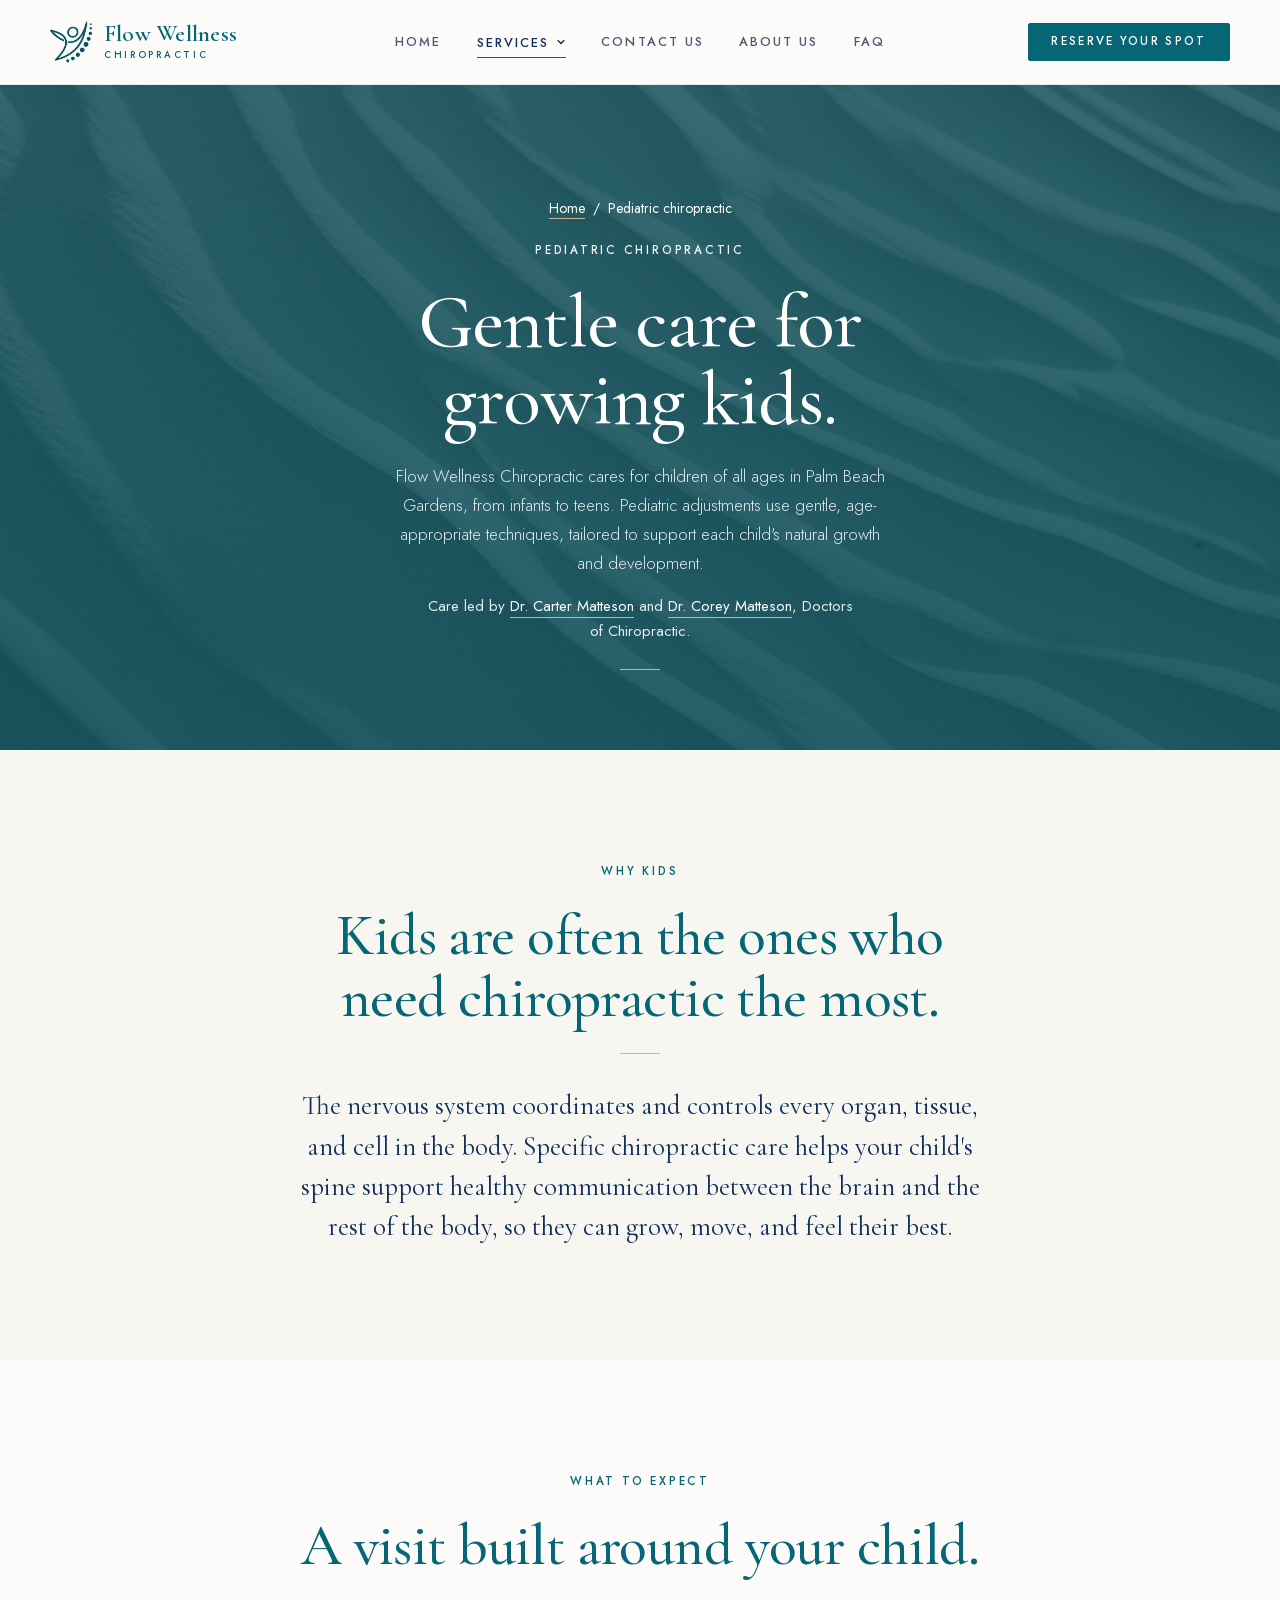
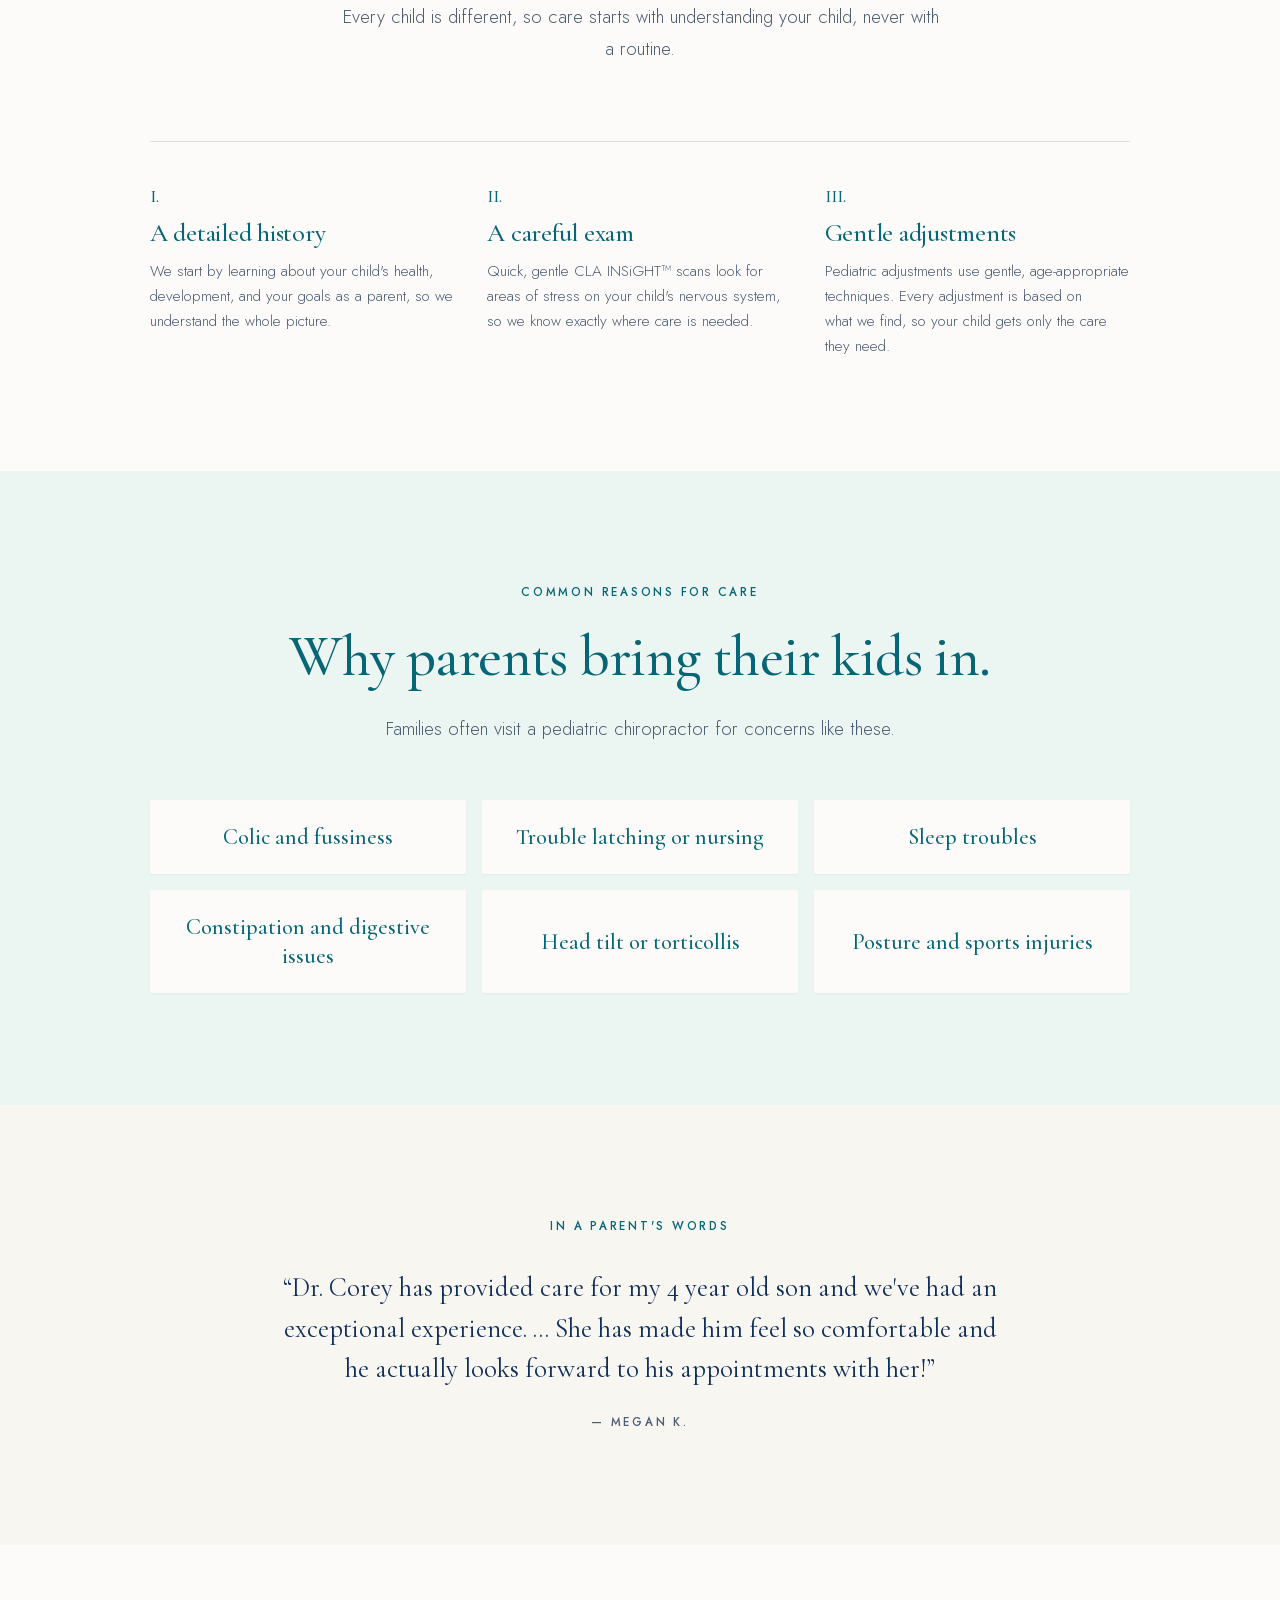
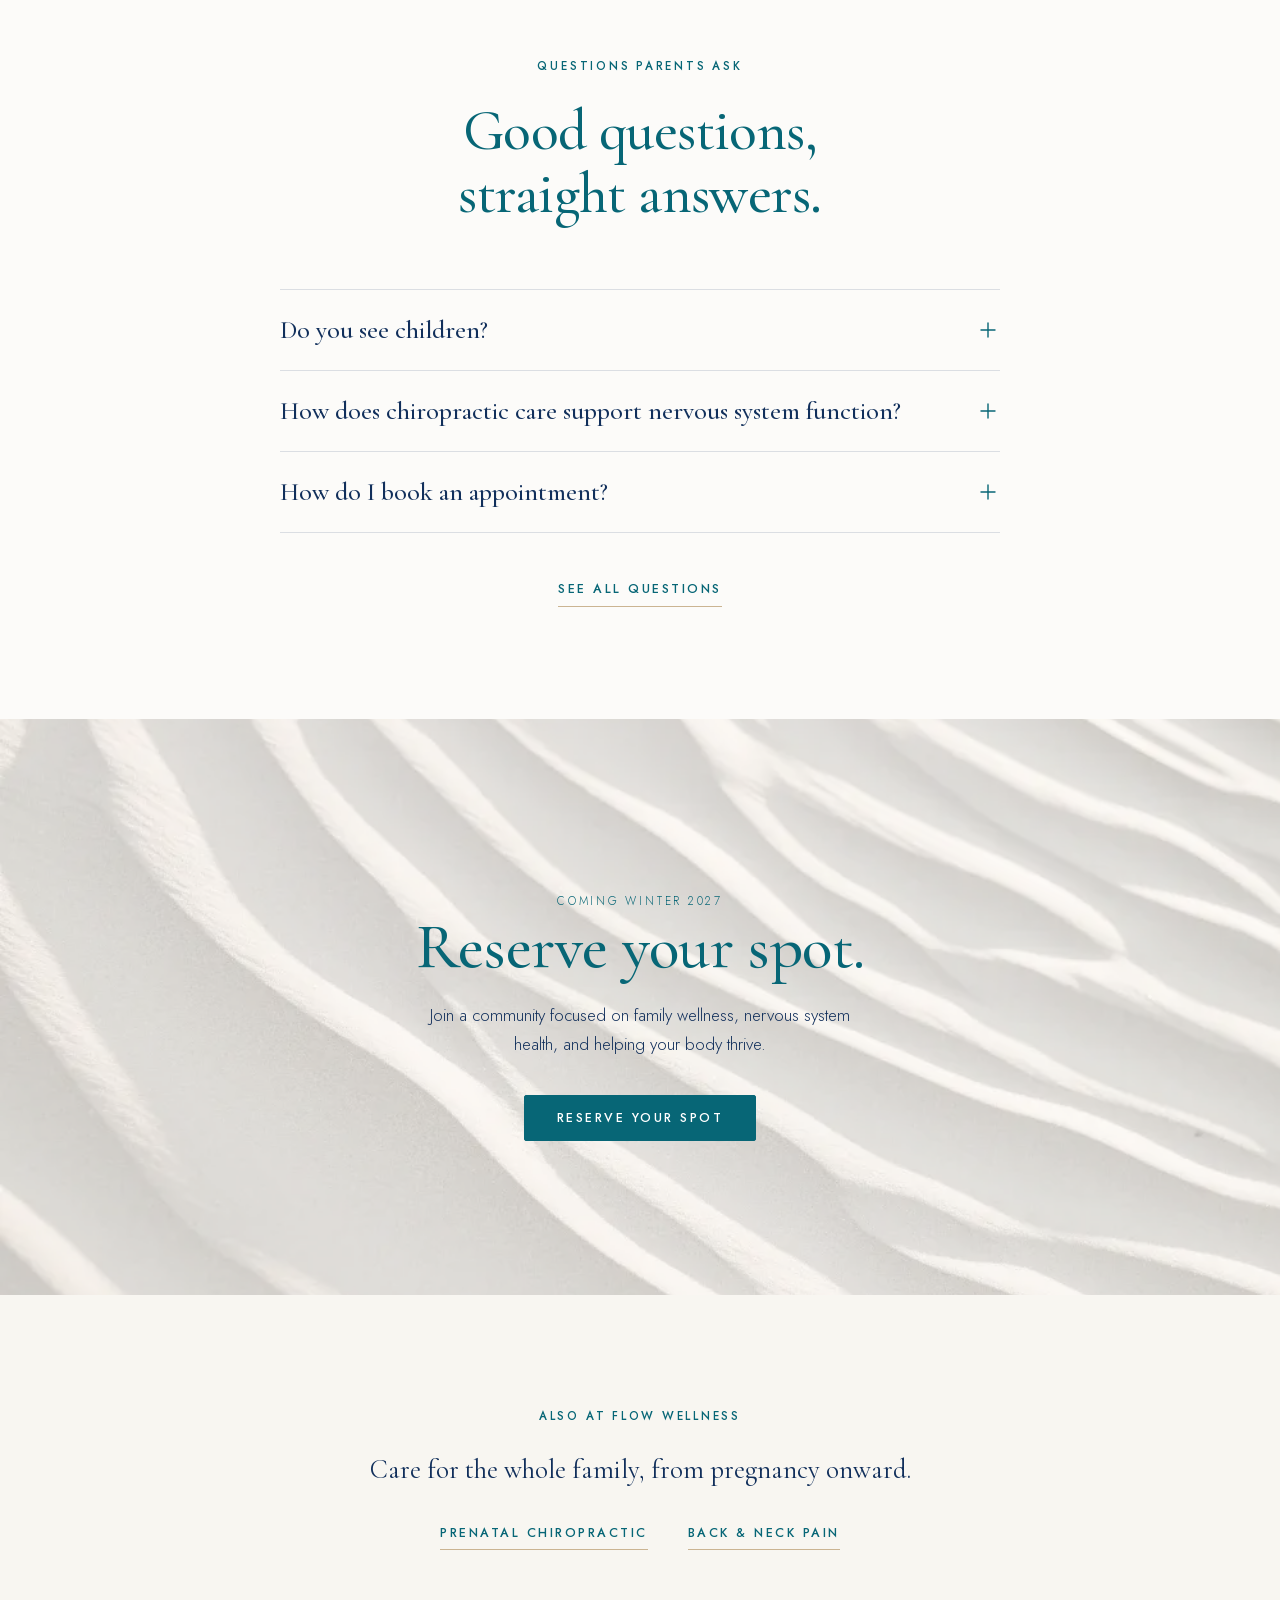
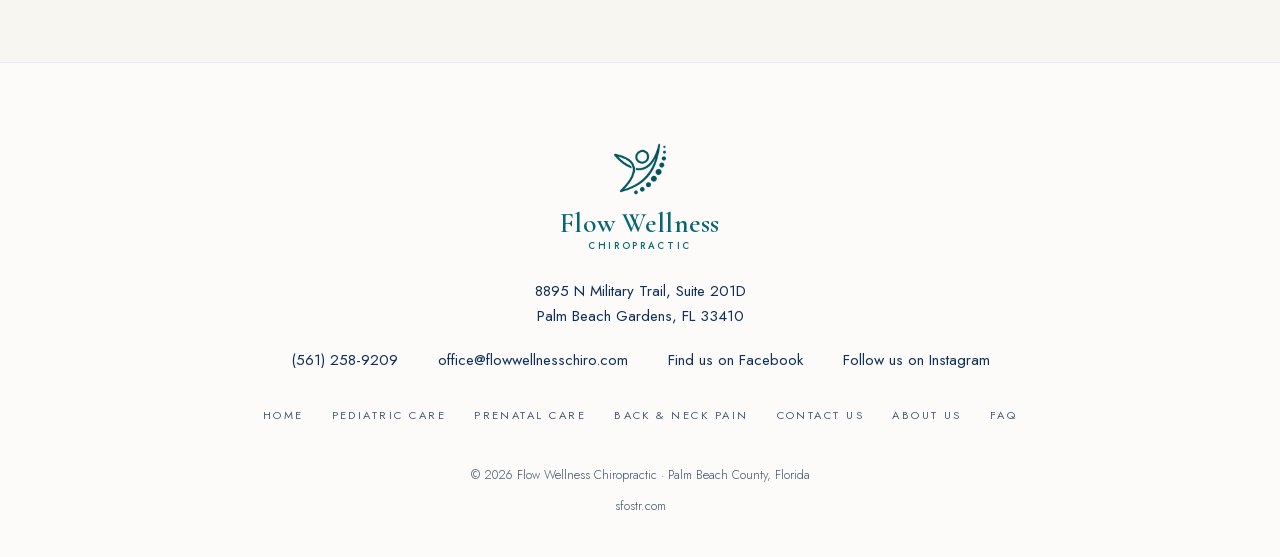
<file: pediatric-chiropractic.html>
<!doctype html>
<html lang="en">
<head>
  <meta charset="utf-8">
  <meta name="viewport" content="width=device-width, initial-scale=1">
  <title>Pediatric Chiropractor in Palm Beach Gardens | Flow Wellness</title>
  <meta name="description" content="Gentle, age-appropriate chiropractic care for infants, kids and teens in Palm Beach Gardens, FL. Reserve your spot at Flow Wellness Chiropractic.">
  <meta name="theme-color" content="#112f5b">
  <link rel="canonical" href="https://www.flowwellnesschiro.com/pediatric-chiropractic.html">
  <meta name="robots" content="max-image-preview:large, max-snippet:-1, max-video-preview:-1">
  <link rel="alternate" type="text/markdown" href="https://www.flowwellnesschiro.com/pediatric-chiropractic.html.md">
  <link rel="icon" href="assets/img/favicon-64.png?v=2" type="image/png">
  <link rel="apple-touch-icon" href="assets/img/apple-touch-icon.png?v=2">
  <link rel="preload" href="assets/fonts/Cormorant-latin.woff2" as="font" type="font/woff2" crossorigin>
  <link rel="preload" href="assets/fonts/Jost-latin.woff2" as="font" type="font/woff2" crossorigin>
  <link rel="stylesheet" href="css/styles.css">
  <meta property="og:type" content="website">
  <meta property="og:locale" content="en_US">
  <meta property="og:site_name" content="Flow Wellness Chiropractic">
  <meta property="og:title" content="Pediatric Chiropractor in Palm Beach Gardens">
  <meta property="og:description" content="Gentle, age-appropriate chiropractic care for infants, kids and teens in Palm Beach Gardens, FL. Reserve your spot at Flow Wellness Chiropractic.">
  <meta property="og:url" content="https://www.flowwellnesschiro.com/pediatric-chiropractic.html">
  <meta property="og:image" content="https://www.flowwellnesschiro.com/assets/img/share.jpg">
  <meta property="og:image:width" content="1200">
  <meta property="og:image:height" content="630">
  <meta property="og:image:alt" content="Flow Wellness Chiropractic logo. Family and pediatric care in Palm Beach Gardens, FL.">
  <meta name="twitter:card" content="summary_large_image">
  <script>document.documentElement.classList.add('js')</script>
  <script type="application/ld+json">
  {
    "@context": "https://schema.org",
    "@graph": [
      {
        "@type": "MedicalWebPage",
        "@id": "https://www.flowwellnesschiro.com/pediatric-chiropractic.html#webpage",
        "url": "https://www.flowwellnesschiro.com/pediatric-chiropractic.html",
        "name": "Pediatric Chiropractor in Palm Beach Gardens",
        "description": "Gentle, age-appropriate chiropractic care for infants, kids and teens in Palm Beach Gardens, FL. Reserve your spot at Flow Wellness Chiropractic.",
        "inLanguage": "en-US",
        "isPartOf": {
          "@id": "https://www.flowwellnesschiro.com/#website"
        },
        "about": {
          "@id": "https://www.flowwellnesschiro.com/pediatric-chiropractic.html#service"
        },
        "breadcrumb": {
          "@id": "https://www.flowwellnesschiro.com/pediatric-chiropractic.html#breadcrumb"
        }
      },
      {
        "@type": "Service",
        "@id": "https://www.flowwellnesschiro.com/pediatric-chiropractic.html#service",
        "name": "Pediatric chiropractic",
        "serviceType": "Pediatric chiropractic",
        "description": "Gentle, age-appropriate chiropractic adjustments for infants, children and teens, based on a Gonstead analysis adapted to the child's age.",
        "url": "https://www.flowwellnesschiro.com/pediatric-chiropractic.html",
        "provider": {
          "@type": "MedicalClinic",
          "@id": "https://www.flowwellnesschiro.com/#practice",
          "name": "Flow Wellness Chiropractic",
          "url": "https://www.flowwellnesschiro.com/"
        },
        "areaServed": {
          "@type": "AdministrativeArea",
          "name": "Palm Beach County, Florida"
        },
        "audience": {
          "@type": "PeopleAudience",
          "audienceType": "Infants, children and teens"
        }
      },
      {
        "@type": "BreadcrumbList",
        "@id": "https://www.flowwellnesschiro.com/pediatric-chiropractic.html#breadcrumb",
        "itemListElement": [
          {
            "@type": "ListItem",
            "position": 1,
            "name": "Home",
            "item": "https://www.flowwellnesschiro.com/"
          },
          {
            "@type": "ListItem",
            "position": 2,
            "name": "Pediatric chiropractic",
            "item": "https://www.flowwellnesschiro.com/pediatric-chiropractic.html"
          }
        ]
      },
      {
        "@type": "Article",
        "@id": "https://www.flowwellnesschiro.com/pediatric-chiropractic.html#article",
        "mainEntityOfPage": {
          "@id": "https://www.flowwellnesschiro.com/pediatric-chiropractic.html#webpage"
        },
        "headline": "Gentle care for growing kids.",
        "description": "Gentle, age-appropriate chiropractic care for infants, kids and teens in Palm Beach Gardens, FL. Reserve your spot at Flow Wellness Chiropractic.",
        "image": "https://www.flowwellnesschiro.com/assets/img/share.jpg",
        "datePublished": "2026-10-29",
        "dateModified": "2026-10-30",
        "inLanguage": "en-US",
        "author": {
          "@type": "MedicalClinic",
          "@id": "https://www.flowwellnesschiro.com/#practice",
          "name": "Flow Wellness Chiropractic",
          "url": "https://www.flowwellnesschiro.com/"
        },
        "publisher": {
          "@type": "MedicalClinic",
          "@id": "https://www.flowwellnesschiro.com/#practice",
          "name": "Flow Wellness Chiropractic",
          "url": "https://www.flowwellnesschiro.com/"
        },
        "about": {
          "@id": "https://www.flowwellnesschiro.com/pediatric-chiropractic.html#service"
        },
        "mentions": [
          {
            "@type": "Person",
            "@id": "https://www.flowwellnesschiro.com/about.html#dr-carter",
            "name": "Dr. Carter Matteson",
            "url": "https://www.flowwellnesschiro.com/about.html#dr-carter"
          },
          {
            "@type": "Person",
            "@id": "https://www.flowwellnesschiro.com/about.html#dr-corey",
            "name": "Dr. Corey Matteson",
            "url": "https://www.flowwellnesschiro.com/about.html#dr-corey"
          }
        ]
      },
      {
        "@type": "FAQPage",
        "@id": "https://www.flowwellnesschiro.com/pediatric-chiropractic.html#faq",
        "mainEntity": [
          {
            "@type": "Question",
            "name": "Do you see children?",
            "acceptedAnswer": {
              "@type": "Answer",
              "text": "Yes. Chiropractic care can be adapted for patients of all ages, from infants to seniors. Pediatric adjustments use gentle, age-appropriate techniques. Kids are often the ones who need chiropractic the most!"
            }
          },
          {
            "@type": "Question",
            "name": "How does chiropractic care support nervous system function?",
            "acceptedAnswer": {
              "@type": "Answer",
              "text": "Chiropractic care focuses on identifying and correcting spinal dysfunction that may contribute to stress or dysfunction within the nervous system. This stress prevents the nervous system from providing efficient communication between your brain and the rest of your body. Through specific chiropractic adjustments, we aim to restore proper spinal motion and support healthy communication between the brain and body."
            }
          },
          {
            "@type": "Question",
            "name": "How do I book an appointment?",
            "acceptedAnswer": {
              "@type": "Answer",
              "text": "Scheduling isn't open yet. Reserve your spot, call (561) 258-9209, or email office@flowwellnesschiro.com, and we'll reach out as soon as appointments are available."
            }
          }
        ]
      }
    ]
  }
  </script>
</head>
<body>
  <a class="skip" href="#main">Skip to content</a>

  <header class="site-head">
    <div class="wrap">
      <a class="brand" href="./" aria-label="Flow Wellness Chiropractic home">
        <img src="assets/img/logo-mark.webp" alt="Flow Wellness Chiropractic logo" width="42" height="42">
        <span>Flow Wellness <small>Chiropractic</small></span>
      </a>
      <nav class="nav" id="nav" aria-label="Primary">
        <a href="./">Home</a>
        <div class="nav-drop">
          <button class="nav-drop-btn current" type="button" aria-expanded="false" aria-controls="nav-services">Services<svg width="10" height="10" viewBox="0 0 10 10" fill="none" stroke="currentColor" stroke-width="1.3" stroke-linecap="round" stroke-linejoin="round" aria-hidden="true"><path d="M2 3.5l3 3 3-3"/></svg></button>
          <div class="nav-sub" id="nav-services">
            <a href="pediatric-chiropractic.html" aria-current="page">Pediatric chiropractic</a>
            <a href="prenatal-chiropractic.html">Prenatal chiropractic</a>
            <a href="back-and-neck-pain.html">Back &amp; neck pain</a>
          </div>
        </div>
        <a href="./#reserve">Contact Us</a>
        <a href="about.html">About Us</a>
        <a href="faq.html">FAQ</a>
        <a class="btn sm nav-cta" href="./#reserve">Reserve your spot</a>
        <div class="nav-contact">
          <a href="tel:+15612589209">(561) 258-9209</a>
          <a href="mailto:office@flowwellnesschiro.com">office@flowwellnesschiro.com</a>
        </div>
      </nav>
      <a class="btn sm head-cta" href="./#reserve">Reserve your spot</a>
      <button class="nav-toggle" aria-expanded="false" aria-controls="nav" aria-label="Open menu">
        <svg class="ic-open" width="20" height="20" viewBox="0 0 24 24" fill="none" stroke="currentColor" stroke-width="1.6" stroke-linecap="round"><path d="M4 8h16M4 16h16"/></svg>
        <svg class="ic-close" width="20" height="20" viewBox="0 0 24 24" fill="none" stroke="currentColor" stroke-width="1.6" stroke-linecap="round"><path d="M6 6l12 12M18 6L6 18"/></svg>
      </button>
    </div>
  </header>

  <main id="main">
    <section class="page-head band-head">
      <div class="narrow">
        <nav class="crumbs" aria-label="Breadcrumb">
          <ol><li><a href="./">Home</a></li><li aria-current="page">Pediatric chiropractic</li></ol>
        </nav>
        <p class="eyebrow">Pediatric chiropractic</p>
        <h1>Gentle care for growing kids.</h1>
        <p>Flow Wellness Chiropractic cares for children of all ages in Palm Beach Gardens, from infants to teens. Pediatric adjustments use gentle, age-appropriate techniques, tailored to support each child's natural growth and development.</p>
        <p class="head-byline">Care led by <a href="about.html#dr-carter">Dr. Carter Matteson</a> and <a href="about.html#dr-corey">Dr. Corey Matteson</a>, Doctors of Chiropractic.</p>
        <div class="rule"></div>
      </div>
    </section>

    <section class="section band alt purpose">
      <div class="narrow center">
        <p class="eyebrow">Why kids</p>
        <h2 class="reveal">Kids are often the ones who need chiropractic the most.</h2>
        <div class="rule"></div>
        <p class="body reveal">The nervous system coordinates and controls every organ, tissue, and cell in the body. Specific chiropractic care helps your child's spine support healthy communication between the brain and the rest of the body, so they can grow, move, and feel their best.</p>
      </div>
    </section>

    <section class="section band">
      <div class="wrap">
        <div class="narrow center">
          <p class="eyebrow">What to expect</p>
          <h2 class="reveal">A visit built around your child.</h2>
          <p class="lede reveal">Every child is different, so care starts with understanding your child, never with a routine.</p>
        </div>
        <ol class="steps three">
          <li class="reveal" style="--i:0">
            <span class="num">I.</span>
            <h3>A detailed history</h3>
            <p>We start by learning about your child's health, development, and your goals as a parent, so we understand the whole picture.</p>
          </li>
          <li class="reveal" style="--i:1">
            <span class="num">II.</span>
            <h3>A careful exam</h3>
            <p>Quick, gentle CLA INSiGHT™ scans look for areas of stress on your child's nervous system, so we know exactly where care is needed.</p>
          </li>
          <li class="reveal" style="--i:2">
            <span class="num">III.</span>
            <h3>Gentle adjustments</h3>
            <p>Pediatric adjustments use gentle, age-appropriate techniques. Every adjustment is based on what we find, so your child gets only the care they need.</p>
          </li>
        </ol>
      </div>
    </section>

    <section class="section band teal">
      <div class="wrap">
        <div class="narrow center">
          <p class="eyebrow">Common reasons for care</p>
          <h2 class="reveal">Why parents bring their kids in.</h2>
          <p class="lede reveal">Families often visit a pediatric chiropractor for concerns like these.</p>
        </div>
        <ul class="conditions">
          <li class="reveal" style="--i:0">Colic and fussiness</li>
          <li class="reveal" style="--i:1">Trouble latching or nursing</li>
          <li class="reveal" style="--i:2">Sleep troubles</li>
          <li class="reveal" style="--i:3">Constipation and digestive issues</li>
          <li class="reveal" style="--i:4">Head tilt or torticollis</li>
          <li class="reveal" style="--i:5">Posture and sports injuries</li>
        </ul>
      </div>
    </section>

    <section class="section band alt purpose">
      <div class="narrow center">
        <p class="eyebrow">In a parent's words</p>
        <blockquote class="reveal">
          <p class="body">&ldquo;Dr. Corey has provided care for my 4 year old son and we've had an exceptional experience. &hellip; She has made him feel so comfortable and he actually looks forward to his appointments with her!&rdquo;</p>
        </blockquote>
        <p class="cite">Megan K.</p>
      </div>
    </section>

    <section class="section band" id="questions">
      <div class="narrow">
        <div class="center">
          <p class="eyebrow">Questions parents ask</p>
          <h2 class="reveal">Good questions, straight answers.</h2>
        </div>
        <div class="faq-list reveal">
          <details>
              <summary>Do you see children? <span class="plus"><svg viewBox="0 0 24 24" fill="none" stroke="currentColor" stroke-width="1.4" stroke-linecap="round"><path d="M12 5v14M5 12h14"/></svg></span></summary>
              <p class="answer">Yes. Chiropractic care can be adapted for patients of all ages, from infants to seniors. Pediatric adjustments use gentle, age-appropriate techniques. Kids are often the ones who need chiropractic the most!</p>
            </details>
          <details>
              <summary>How does chiropractic care support nervous system function? <span class="plus"><svg viewBox="0 0 24 24" fill="none" stroke="currentColor" stroke-width="1.4" stroke-linecap="round"><path d="M12 5v14M5 12h14"/></svg></span></summary>
              <p class="answer">Chiropractic care focuses on identifying and correcting spinal dysfunction that may contribute to stress or dysfunction within the nervous system. This stress prevents the nervous system from providing efficient communication between your brain and the rest of your body. Through specific chiropractic adjustments, we aim to restore proper spinal motion and support healthy communication between the brain and body.</p>
            </details>
          <details>
              <summary>How do I book an appointment? <span class="plus"><svg viewBox="0 0 24 24" fill="none" stroke="currentColor" stroke-width="1.4" stroke-linecap="round"><path d="M12 5v14M5 12h14"/></svg></span></summary>
              <p class="answer">Scheduling isn't open yet. <a href="./#reserve">Reserve your spot</a>, call <a href="tel:+15612589209">(561) 258-9209</a>, or email <a href="mailto:office@flowwellnesschiro.com">office@flowwellnesschiro.com</a>, and we'll reach out as soon as appointments are available.</p>
            </details>
        </div>
        <div class="center more-faq">
          <a class="text-link" href="faq.html">See all questions</a>
        </div>
      </div>
    </section>
    <section class="closing">
      <picture>
        <source media="(max-width: 700px)" srcset="assets/img/dunes-sm.webp">
        <img src="assets/img/dunes.webp" alt="Wind-rippled white sand dunes" width="2200" height="1467" loading="lazy">
      </picture>
      <div class="narrow">
        <p class="eyebrow">Coming Winter 2027</p>
        <h2>Reserve your spot.</h2>
        <p>Join a community focused on family wellness, nervous system health, and helping your body thrive.</p>
        <a class="btn" href="./#reserve">Reserve your spot</a>
      </div>
    </section>

    <section class="section band alt more-services">
      <div class="narrow center">
        <p class="eyebrow">Also at Flow Wellness</p>
        <p class="more-lead">Care for the whole family, from pregnancy onward.</p>
        <div class="more-links">
          <a class="text-link" href="prenatal-chiropractic.html">Prenatal chiropractic</a>
          <a class="text-link" href="back-and-neck-pain.html">Back &amp; neck pain</a>
        </div>
      </div>
    </section>
  </main>

  <footer class="site-foot">
    <div class="wrap">
      <a class="brand" href="./" aria-label="Flow Wellness Chiropractic home">
        <img src="assets/img/logo-mark.webp" alt="Flow Wellness Chiropractic logo" width="52" height="52">
        <span>Flow Wellness <small>Chiropractic</small></span>
      </a>
      <address class="foot-address"><a href="https://www.google.com/maps/search/?api=1&amp;query=8895+N+Military+Trail+Suite+201D+Palm+Beach+Gardens+FL+33410" target="_blank" rel="noopener">8895 N Military Trail, Suite 201D<br>Palm Beach Gardens, FL 33410</a></address>
      <ul class="foot-contact">
        <li><a href="tel:+15612589209">(561) 258-9209</a></li>
        <li><a href="mailto:office@flowwellnesschiro.com">office@flowwellnesschiro.com</a></li>
        <li><a href="https://www.facebook.com/people/Flow-Wellness-Chiropractic/61591768892424/" target="_blank" rel="noopener">Find us on Facebook</a></li>
        <li><a href="https://www.instagram.com/flowwellnesschiro/?hl=en" target="_blank" rel="noopener">Follow us on Instagram</a></li>
      </ul>
      <nav class="foot-nav" aria-label="Footer">
        <a href="./">Home</a>
        <a href="pediatric-chiropractic.html">Pediatric care</a>
        <a href="prenatal-chiropractic.html">Prenatal care</a>
        <a href="back-and-neck-pain.html">Back &amp; neck pain</a>
        <a href="./#reserve">Contact Us</a>
        <a href="about.html">About Us</a>
        <a href="faq.html">FAQ</a>
      </nav>
      <p class="foot-legal">© 2026 Flow Wellness Chiropractic · Palm Beach County, Florida</p>
      <p class="foot-site"><a href="https://sfostr.com">sfostr.com</a></p>
    </div>
  </footer>

  <script src="js/main.js" defer></script>
</body>
</html>
</file>
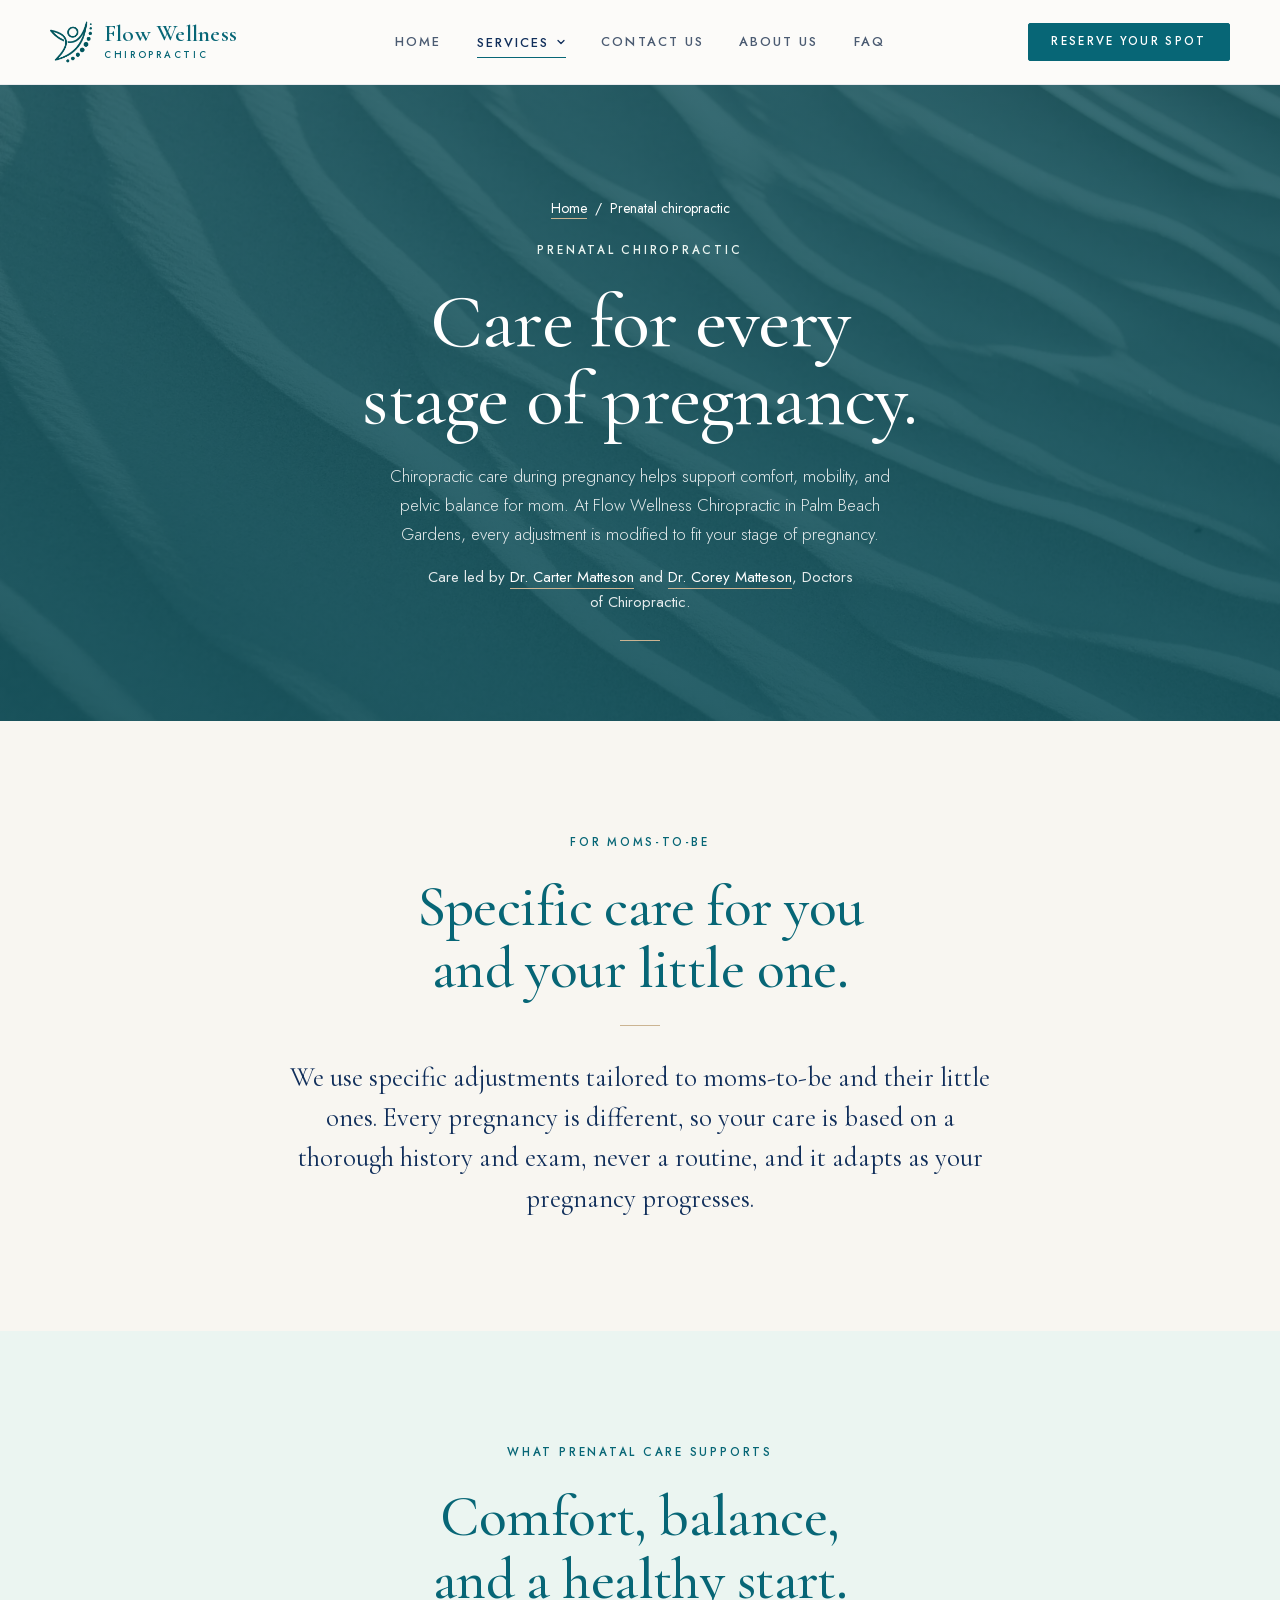
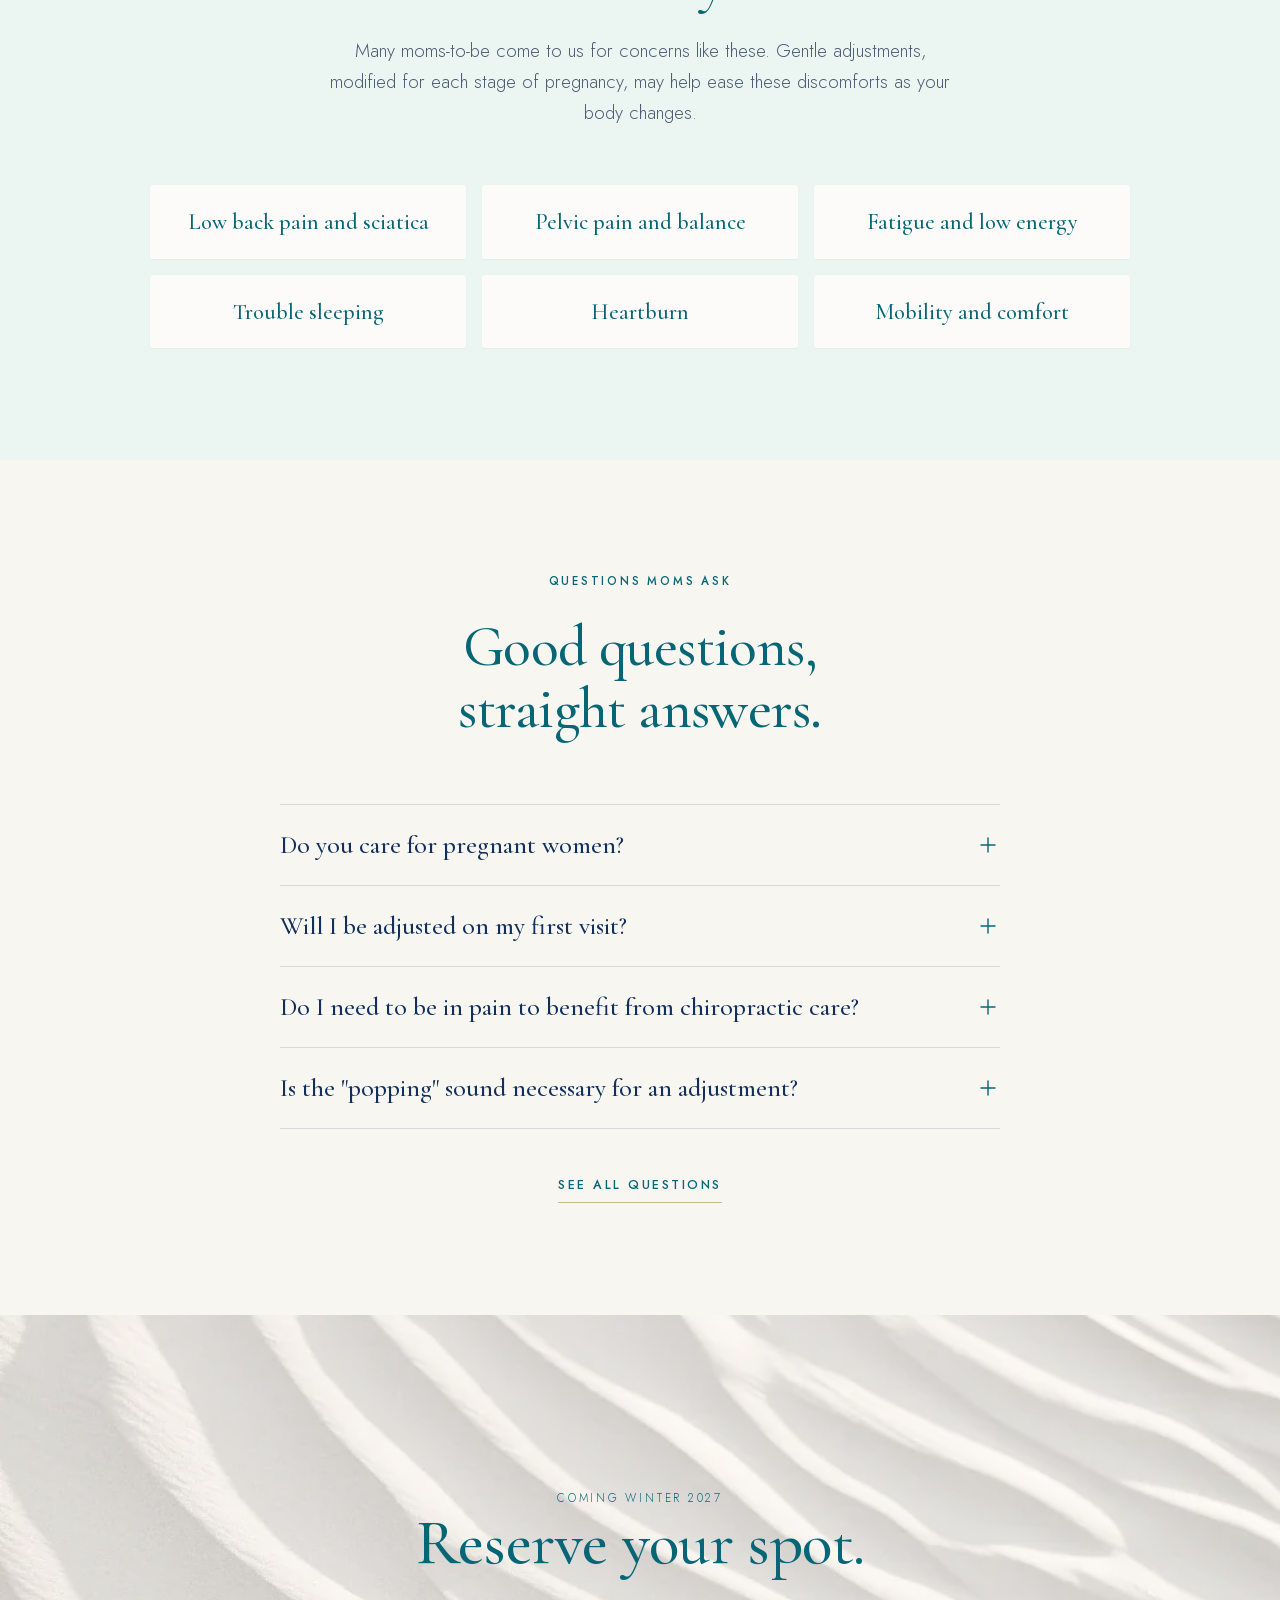
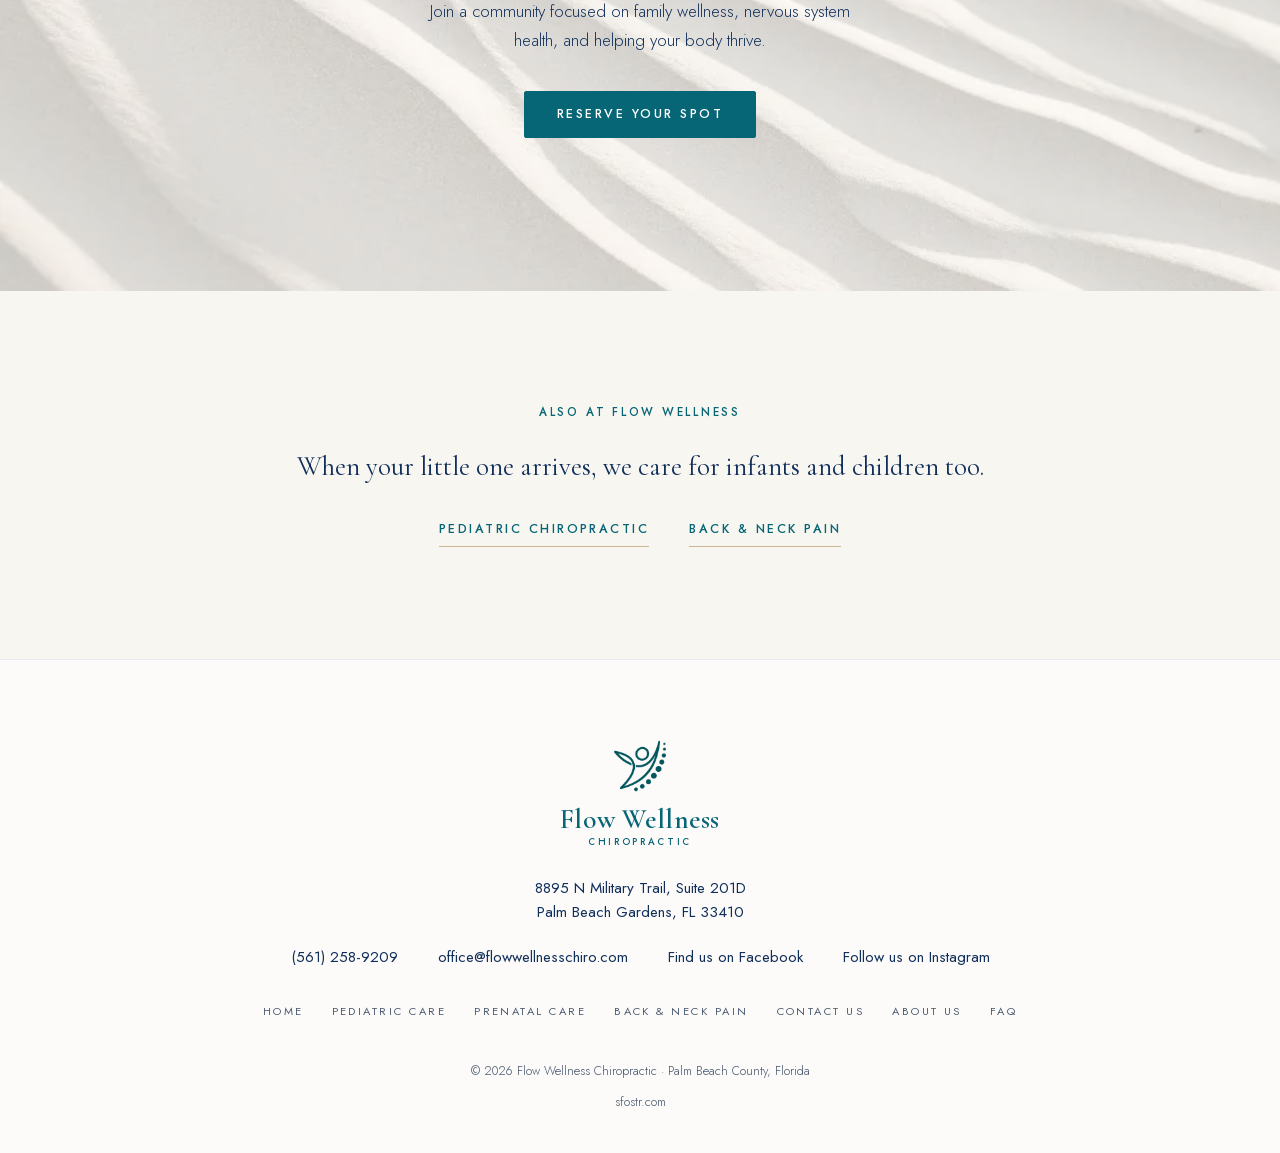
<file: prenatal-chiropractic.html>
<!doctype html>
<html lang="en">
<head>
  <meta charset="utf-8">
  <meta name="viewport" content="width=device-width, initial-scale=1">
  <title>Prenatal Chiropractor in Palm Beach Gardens | Flow Wellness</title>
  <meta name="description" content="Gentle prenatal chiropractic care in Palm Beach Gardens, FL, adapted to every stage of pregnancy. Reserve your spot at Flow Wellness Chiropractic.">
  <meta name="theme-color" content="#112f5b">
  <link rel="canonical" href="https://www.flowwellnesschiro.com/prenatal-chiropractic.html">
  <meta name="robots" content="max-image-preview:large, max-snippet:-1, max-video-preview:-1">
  <link rel="alternate" type="text/markdown" href="https://www.flowwellnesschiro.com/prenatal-chiropractic.html.md">
  <link rel="icon" href="assets/img/favicon-64.png?v=2" type="image/png">
  <link rel="apple-touch-icon" href="assets/img/apple-touch-icon.png?v=2">
  <link rel="preload" href="assets/fonts/Cormorant-latin.woff2" as="font" type="font/woff2" crossorigin>
  <link rel="preload" href="assets/fonts/Jost-latin.woff2" as="font" type="font/woff2" crossorigin>
  <link rel="stylesheet" href="css/styles.css">
  <meta property="og:type" content="website">
  <meta property="og:locale" content="en_US">
  <meta property="og:site_name" content="Flow Wellness Chiropractic">
  <meta property="og:title" content="Prenatal Chiropractor in Palm Beach Gardens">
  <meta property="og:description" content="Gentle prenatal chiropractic care in Palm Beach Gardens, FL, adapted to every stage of pregnancy. Reserve your spot at Flow Wellness Chiropractic.">
  <meta property="og:url" content="https://www.flowwellnesschiro.com/prenatal-chiropractic.html">
  <meta property="og:image" content="https://www.flowwellnesschiro.com/assets/img/share.jpg">
  <meta property="og:image:width" content="1200">
  <meta property="og:image:height" content="630">
  <meta property="og:image:alt" content="Flow Wellness Chiropractic logo. Family and pediatric care in Palm Beach Gardens, FL.">
  <meta name="twitter:card" content="summary_large_image">
  <script>document.documentElement.classList.add('js')</script>
  <script type="application/ld+json">
  {
    "@context": "https://schema.org",
    "@graph": [
      {
        "@type": "MedicalWebPage",
        "@id": "https://www.flowwellnesschiro.com/prenatal-chiropractic.html#webpage",
        "url": "https://www.flowwellnesschiro.com/prenatal-chiropractic.html",
        "name": "Prenatal Chiropractor in Palm Beach Gardens",
        "description": "Gentle prenatal chiropractic care in Palm Beach Gardens, FL, adapted to every stage of pregnancy. Reserve your spot at Flow Wellness Chiropractic.",
        "inLanguage": "en-US",
        "isPartOf": {
          "@id": "https://www.flowwellnesschiro.com/#website"
        },
        "about": {
          "@id": "https://www.flowwellnesschiro.com/prenatal-chiropractic.html#service"
        },
        "breadcrumb": {
          "@id": "https://www.flowwellnesschiro.com/prenatal-chiropractic.html#breadcrumb"
        }
      },
      {
        "@type": "Service",
        "@id": "https://www.flowwellnesschiro.com/prenatal-chiropractic.html#service",
        "name": "Prenatal chiropractic",
        "serviceType": "Prenatal chiropractic",
        "description": "Chiropractic care during pregnancy to support comfort, mobility and pelvic balance, with adjustments modified for each stage of pregnancy.",
        "url": "https://www.flowwellnesschiro.com/prenatal-chiropractic.html",
        "provider": {
          "@type": "MedicalClinic",
          "@id": "https://www.flowwellnesschiro.com/#practice",
          "name": "Flow Wellness Chiropractic",
          "url": "https://www.flowwellnesschiro.com/"
        },
        "areaServed": {
          "@type": "AdministrativeArea",
          "name": "Palm Beach County, Florida"
        },
        "audience": {
          "@type": "PeopleAudience",
          "audienceType": "Pregnant women"
        }
      },
      {
        "@type": "BreadcrumbList",
        "@id": "https://www.flowwellnesschiro.com/prenatal-chiropractic.html#breadcrumb",
        "itemListElement": [
          {
            "@type": "ListItem",
            "position": 1,
            "name": "Home",
            "item": "https://www.flowwellnesschiro.com/"
          },
          {
            "@type": "ListItem",
            "position": 2,
            "name": "Prenatal chiropractic",
            "item": "https://www.flowwellnesschiro.com/prenatal-chiropractic.html"
          }
        ]
      },
      {
        "@type": "Article",
        "@id": "https://www.flowwellnesschiro.com/prenatal-chiropractic.html#article",
        "mainEntityOfPage": {
          "@id": "https://www.flowwellnesschiro.com/prenatal-chiropractic.html#webpage"
        },
        "headline": "Care for every stage of pregnancy.",
        "description": "Gentle prenatal chiropractic care in Palm Beach Gardens, FL, adapted to every stage of pregnancy. Reserve your spot at Flow Wellness Chiropractic.",
        "image": "https://www.flowwellnesschiro.com/assets/img/share.jpg",
        "datePublished": "2026-10-29",
        "dateModified": "2026-10-30",
        "inLanguage": "en-US",
        "author": {
          "@type": "MedicalClinic",
          "@id": "https://www.flowwellnesschiro.com/#practice",
          "name": "Flow Wellness Chiropractic",
          "url": "https://www.flowwellnesschiro.com/"
        },
        "publisher": {
          "@type": "MedicalClinic",
          "@id": "https://www.flowwellnesschiro.com/#practice",
          "name": "Flow Wellness Chiropractic",
          "url": "https://www.flowwellnesschiro.com/"
        },
        "about": {
          "@id": "https://www.flowwellnesschiro.com/prenatal-chiropractic.html#service"
        },
        "mentions": [
          {
            "@type": "Person",
            "@id": "https://www.flowwellnesschiro.com/about.html#dr-carter",
            "name": "Dr. Carter Matteson",
            "url": "https://www.flowwellnesschiro.com/about.html#dr-carter"
          },
          {
            "@type": "Person",
            "@id": "https://www.flowwellnesschiro.com/about.html#dr-corey",
            "name": "Dr. Corey Matteson",
            "url": "https://www.flowwellnesschiro.com/about.html#dr-corey"
          }
        ]
      },
      {
        "@type": "FAQPage",
        "@id": "https://www.flowwellnesschiro.com/prenatal-chiropractic.html#faq",
        "mainEntity": [
          {
            "@type": "Question",
            "name": "Do you care for pregnant women?",
            "acceptedAnswer": {
              "@type": "Answer",
              "text": "Yes. Chiropractic care during pregnancy helps support comfort, mobility, and pelvic balance for mom. Adjustments are modified to accommodate each stage of pregnancy."
            }
          },
          {
            "@type": "Question",
            "name": "Will I be adjusted on my first visit?",
            "acceptedAnswer": {
              "@type": "Answer",
              "text": "Your chiropractor will first determine whether an adjustment is appropriate and safe based on your examination findings, or if additional examination, study, or referral is necessary."
            }
          },
          {
            "@type": "Question",
            "name": "Do I need to be in pain to benefit from chiropractic care?",
            "acceptedAnswer": {
              "@type": "Answer",
              "text": "No, many patients choose chiropractic care as part of a proactive wellness lifestyle. Because the nervous system controls every function in the body, maintaining proper spinal health can help support overall function and quality of life."
            }
          },
          {
            "@type": "Question",
            "name": "Is the \"popping\" sound necessary for an adjustment?",
            "acceptedAnswer": {
              "@type": "Answer",
              "text": "No, the sound sometimes heard during an adjustment is simply gas being released from a joint. A successful adjustment does not depend on hearing a popping sound."
            }
          }
        ]
      }
    ]
  }
  </script>
</head>
<body>
  <a class="skip" href="#main">Skip to content</a>

  <header class="site-head">
    <div class="wrap">
      <a class="brand" href="./" aria-label="Flow Wellness Chiropractic home">
        <img src="assets/img/logo-mark.webp" alt="Flow Wellness Chiropractic logo" width="42" height="42">
        <span>Flow Wellness <small>Chiropractic</small></span>
      </a>
      <nav class="nav" id="nav" aria-label="Primary">
        <a href="./">Home</a>
        <div class="nav-drop">
          <button class="nav-drop-btn current" type="button" aria-expanded="false" aria-controls="nav-services">Services<svg width="10" height="10" viewBox="0 0 10 10" fill="none" stroke="currentColor" stroke-width="1.3" stroke-linecap="round" stroke-linejoin="round" aria-hidden="true"><path d="M2 3.5l3 3 3-3"/></svg></button>
          <div class="nav-sub" id="nav-services">
            <a href="pediatric-chiropractic.html">Pediatric chiropractic</a>
            <a href="prenatal-chiropractic.html" aria-current="page">Prenatal chiropractic</a>
            <a href="back-and-neck-pain.html">Back &amp; neck pain</a>
          </div>
        </div>
        <a href="./#reserve">Contact Us</a>
        <a href="about.html">About Us</a>
        <a href="faq.html">FAQ</a>
        <a class="btn sm nav-cta" href="./#reserve">Reserve your spot</a>
        <div class="nav-contact">
          <a href="tel:+15612589209">(561) 258-9209</a>
          <a href="mailto:office@flowwellnesschiro.com">office@flowwellnesschiro.com</a>
        </div>
      </nav>
      <a class="btn sm head-cta" href="./#reserve">Reserve your spot</a>
      <button class="nav-toggle" aria-expanded="false" aria-controls="nav" aria-label="Open menu">
        <svg class="ic-open" width="20" height="20" viewBox="0 0 24 24" fill="none" stroke="currentColor" stroke-width="1.6" stroke-linecap="round"><path d="M4 8h16M4 16h16"/></svg>
        <svg class="ic-close" width="20" height="20" viewBox="0 0 24 24" fill="none" stroke="currentColor" stroke-width="1.6" stroke-linecap="round"><path d="M6 6l12 12M18 6L6 18"/></svg>
      </button>
    </div>
  </header>

  <main id="main">
    <section class="page-head band-head">
      <div class="narrow">
        <nav class="crumbs" aria-label="Breadcrumb">
          <ol><li><a href="./">Home</a></li><li aria-current="page">Prenatal chiropractic</li></ol>
        </nav>
        <p class="eyebrow">Prenatal chiropractic</p>
        <h1>Care for every stage of pregnancy.</h1>
        <p>Chiropractic care during pregnancy helps support comfort, mobility, and pelvic balance for mom. At Flow Wellness Chiropractic in Palm Beach Gardens, every adjustment is modified to fit your stage of pregnancy.</p>
        <p class="head-byline">Care led by <a href="about.html#dr-carter">Dr. Carter Matteson</a> and <a href="about.html#dr-corey">Dr. Corey Matteson</a>, Doctors of Chiropractic.</p>
        <div class="rule"></div>
      </div>
    </section>

    <section class="section band alt purpose">
      <div class="narrow center">
        <p class="eyebrow">For moms-to-be</p>
        <h2 class="reveal">Specific care for you and your little one.</h2>
        <div class="rule"></div>
        <p class="body reveal">We use specific adjustments tailored to moms-to-be and their little ones. Every pregnancy is different, so your care is based on a thorough history and exam, never a routine, and it adapts as your pregnancy progresses.</p>
      </div>
    </section>

    <section class="section band teal">
      <div class="wrap">
        <div class="narrow center">
          <p class="eyebrow">What prenatal care supports</p>
          <h2 class="reveal">Comfort, balance, and a healthy start.</h2>
          <p class="lede reveal">Many moms-to-be come to us for concerns like these. Gentle adjustments, modified for each stage of pregnancy, may help ease these discomforts as your body changes.</p>
        </div>
        <ul class="conditions">
          <li class="reveal" style="--i:0">Low back pain and sciatica</li>
          <li class="reveal" style="--i:1">Pelvic pain and balance</li>
          <li class="reveal" style="--i:2">Fatigue and low energy</li>
          <li class="reveal" style="--i:3">Trouble sleeping</li>
          <li class="reveal" style="--i:4">Heartburn</li>
          <li class="reveal" style="--i:5">Mobility and comfort</li>
        </ul>
      </div>
    </section>

    <section class="section band alt" id="questions">
      <div class="narrow">
        <div class="center">
          <p class="eyebrow">Questions moms ask</p>
          <h2 class="reveal">Good questions, straight answers.</h2>
        </div>
        <div class="faq-list reveal">
          <details>
              <summary>Do you care for pregnant women? <span class="plus"><svg viewBox="0 0 24 24" fill="none" stroke="currentColor" stroke-width="1.4" stroke-linecap="round"><path d="M12 5v14M5 12h14"/></svg></span></summary>
              <p class="answer">Yes. Chiropractic care during pregnancy helps support comfort, mobility, and pelvic balance for mom. Adjustments are modified to accommodate each stage of pregnancy.</p>
            </details>
          <details>
              <summary>Will I be adjusted on my first visit? <span class="plus"><svg viewBox="0 0 24 24" fill="none" stroke="currentColor" stroke-width="1.4" stroke-linecap="round"><path d="M12 5v14M5 12h14"/></svg></span></summary>
              <p class="answer">Your chiropractor will first determine whether an adjustment is appropriate and safe based on your examination findings, or if additional examination, study, or referral is necessary.</p>
            </details>
          <details>
              <summary>Do I need to be in pain to benefit from chiropractic care? <span class="plus"><svg viewBox="0 0 24 24" fill="none" stroke="currentColor" stroke-width="1.4" stroke-linecap="round"><path d="M12 5v14M5 12h14"/></svg></span></summary>
              <p class="answer">No, many patients choose chiropractic care as part of a proactive wellness lifestyle. Because the nervous system controls every function in the body, maintaining proper spinal health can help support overall function and quality of life.</p>
            </details>
          <details>
              <summary>Is the "popping" sound necessary for an adjustment? <span class="plus"><svg viewBox="0 0 24 24" fill="none" stroke="currentColor" stroke-width="1.4" stroke-linecap="round"><path d="M12 5v14M5 12h14"/></svg></span></summary>
              <p class="answer">No, the sound sometimes heard during an adjustment is simply gas being released from a joint. A successful adjustment does not depend on hearing a popping sound.</p>
            </details>
        </div>
        <div class="center more-faq">
          <a class="text-link" href="faq.html">See all questions</a>
        </div>
      </div>
    </section>
    <section class="closing">
      <picture>
        <source media="(max-width: 700px)" srcset="assets/img/dunes-sm.webp">
        <img src="assets/img/dunes.webp" alt="Wind-rippled white sand dunes" width="2200" height="1467" loading="lazy">
      </picture>
      <div class="narrow">
        <p class="eyebrow">Coming Winter 2027</p>
        <h2>Reserve your spot.</h2>
        <p>Join a community focused on family wellness, nervous system health, and helping your body thrive.</p>
        <a class="btn" href="./#reserve">Reserve your spot</a>
      </div>
    </section>

    <section class="section band alt more-services">
      <div class="narrow center">
        <p class="eyebrow">Also at Flow Wellness</p>
        <p class="more-lead">When your little one arrives, we care for infants and children too.</p>
        <div class="more-links">
          <a class="text-link" href="pediatric-chiropractic.html">Pediatric chiropractic</a>
          <a class="text-link" href="back-and-neck-pain.html">Back &amp; neck pain</a>
        </div>
      </div>
    </section>
  </main>

  <footer class="site-foot">
    <div class="wrap">
      <a class="brand" href="./" aria-label="Flow Wellness Chiropractic home">
        <img src="assets/img/logo-mark.webp" alt="Flow Wellness Chiropractic logo" width="52" height="52">
        <span>Flow Wellness <small>Chiropractic</small></span>
      </a>
      <address class="foot-address"><a href="https://www.google.com/maps/search/?api=1&amp;query=8895+N+Military+Trail+Suite+201D+Palm+Beach+Gardens+FL+33410" target="_blank" rel="noopener">8895 N Military Trail, Suite 201D<br>Palm Beach Gardens, FL 33410</a></address>
      <ul class="foot-contact">
        <li><a href="tel:+15612589209">(561) 258-9209</a></li>
        <li><a href="mailto:office@flowwellnesschiro.com">office@flowwellnesschiro.com</a></li>
        <li><a href="https://www.facebook.com/people/Flow-Wellness-Chiropractic/61591768892424/" target="_blank" rel="noopener">Find us on Facebook</a></li>
        <li><a href="https://www.instagram.com/flowwellnesschiro/?hl=en" target="_blank" rel="noopener">Follow us on Instagram</a></li>
      </ul>
      <nav class="foot-nav" aria-label="Footer">
        <a href="./">Home</a>
        <a href="pediatric-chiropractic.html">Pediatric care</a>
        <a href="prenatal-chiropractic.html">Prenatal care</a>
        <a href="back-and-neck-pain.html">Back &amp; neck pain</a>
        <a href="./#reserve">Contact Us</a>
        <a href="about.html">About Us</a>
        <a href="faq.html">FAQ</a>
      </nav>
      <p class="foot-legal">© 2026 Flow Wellness Chiropractic · Palm Beach County, Florida</p>
      <p class="foot-site"><a href="https://sfostr.com">sfostr.com</a></p>
    </div>
  </footer>

  <script src="js/main.js" defer></script>
</body>
</html>
</file>
<file: css/styles.css>
@font-face {
  font-family: "Cormorant Garamond";
  font-style: normal;
  font-weight: 400 700;
  font-display: swap;
  src: url("../assets/fonts/Cormorant-latin.woff2") format("woff2");
}

@font-face {
  font-family: "Cormorant Garamond";
  font-style: italic;
  font-weight: 400 700;
  font-display: swap;
  src: url("../assets/fonts/Cormorant-italic-latin.woff2") format("woff2");
}

@font-face {
  font-family: "Jost";
  font-style: normal;
  font-weight: 300 600;
  font-display: swap;
  src: url("../assets/fonts/Jost-latin.woff2") format("woff2");
}

:root {
  --paper: #fcfbf9;
  --paper-2: #f8f6f1;
  --sand: #cbb492;
  --sand-tint: #f5f0e7;
  --ink: #112f5b;
  --ink-2: #4b5b72;
  --ink-3: #8a94a3;
  --teal: #1eadbe;
  --teal-deep: #076676;
  --teal-tint: #ebf5f1;
  --line: rgba(17, 47, 91, 0.14);
  --line-soft: rgba(17, 47, 91, 0.08);
  --serif: "Cormorant Garamond", Georgia, "Times New Roman", serif;
  --sans: "Jost", "Helvetica Neue", Arial, sans-serif;
  --nav-h: 84px;
  --ease: cubic-bezier(0.22, 1, 0.36, 1);
}

*,
*::before,
*::after {
  box-sizing: border-box;
}

html {
  scroll-behavior: smooth;
  -webkit-text-size-adjust: 100%;
}

body {
  margin: 0;
  background: var(--paper);
  color: var(--ink);
  font-family: var(--sans);
  font-weight: 400;
  font-size: 1.0625rem;
  line-height: 1.7;
  -webkit-font-smoothing: antialiased;
  overflow-x: hidden;
}

::selection {
  background: var(--teal-deep);
  color: #fff;
}

:focus-visible {
  outline: 2px solid var(--teal-deep);
  outline-offset: 4px;
}

img {
  max-width: 100%;
  display: block;
}

a {
  color: inherit;
  text-decoration: none;
}

p {
  margin: 0;
}

h1,
h2,
h3 {
  margin: 0;
  color: var(--teal-deep);
  font-family: var(--serif);
  font-weight: 500;
  line-height: 1.08;
  letter-spacing: -0.01em;
  text-wrap: balance;
}

.skip {
  position: absolute;
  left: 1rem;
  top: -4rem;
  background: var(--ink);
  color: #fff;
  padding: 0.6rem 1rem;
  z-index: 100;
}

.skip:focus {
  top: 1rem;
}

.wrap {
  width: min(100% - 3rem, 1180px);
  margin-inline: auto;
}

.narrow {
  width: min(100% - 3rem, 720px);
  margin-inline: auto;
}

.hidden {
  display: none !important;
}

.nowrap {
  white-space: nowrap;
}

.center {
  text-align: center;
}

.eyebrow {
  font-family: var(--sans);
  font-size: 0.72rem;
  font-weight: 500;
  letter-spacing: 0.24em;
  text-transform: uppercase;
  color: var(--teal-deep);
  margin-bottom: 1.25rem;
}

.rule {
  width: 40px;
  height: 1px;
  background: var(--sand);
  margin: 1.5rem auto 0;
}

/* ---------- Header ---------- */

.site-head {
  position: sticky;
  top: 0;
  z-index: 50;
  background: color-mix(in srgb, var(--paper) 90%, transparent);
  backdrop-filter: blur(14px);
  -webkit-backdrop-filter: blur(14px);
  border-bottom: 1px solid var(--line-soft);
}

.site-head .wrap {
  display: grid;
  grid-template-columns: 1fr auto 1fr;
  align-items: center;
  height: var(--nav-h);
}

.brand {
  display: inline-flex;
  align-items: center;
  gap: 0.75rem;
  color: var(--teal-deep);
  font-family: var(--serif);
  font-size: 1.45rem;
  font-weight: 600;
  letter-spacing: 0.01em;
  line-height: 1;
}

.brand img {
  width: 42px;
  height: 42px;
  object-fit: contain;
}

.brand small {
  display: block;
  font-family: var(--sans);
  font-size: 0.6rem;
  font-weight: 500;
  letter-spacing: 0.28em;
  text-transform: uppercase;
  color: var(--teal-deep);
  margin-top: 0.3rem;
}

.nav {
  display: flex;
  align-items: center;
  gap: 2.2rem;
  justify-self: center;
}

.nav a {
  font-size: 0.8rem;
  font-weight: 500;
  letter-spacing: 0.16em;
  text-transform: uppercase;
  color: var(--ink-2);
  padding: 0.4rem 0;
  position: relative;
  transition: color 0.25s;
}

.nav a::after {
  content: "";
  position: absolute;
  left: 0;
  right: 0;
  bottom: 0;
  height: 1px;
  background: var(--teal-deep);
  transform: scaleX(0);
  transform-origin: left;
  transition: transform 0.4s var(--ease);
}

.nav a:hover,
.nav a[aria-current="page"] {
  color: var(--ink);
}

.nav a:hover::after,
.nav a[aria-current="page"]::after {
  transform: scaleX(1);
}

.head-cta {
  justify-self: end;
}

/* Services menu */

.nav-drop {
  position: relative;
}

.nav-drop-btn {
  appearance: none;
  background: none;
  border: 0;
  cursor: pointer;
  font-family: var(--sans);
  font-size: 0.8rem;
  font-weight: 500;
  letter-spacing: 0.16em;
  text-transform: uppercase;
  color: var(--ink-2);
  padding: 0.4rem 0;
  display: inline-flex;
  align-items: center;
  gap: 0.45rem;
  position: relative;
  transition: color 0.25s;
}

.nav-drop-btn svg {
  transition: transform 0.3s var(--ease);
}

.nav-drop-btn::after {
  content: "";
  position: absolute;
  left: 0;
  right: 0;
  bottom: 0;
  height: 1px;
  background: var(--teal-deep);
  transform: scaleX(0);
  transform-origin: left;
  transition: transform 0.4s var(--ease);
}

.nav-drop-btn:hover,
.nav-drop-btn.current,
.nav-drop.open .nav-drop-btn {
  color: var(--ink);
}

.nav-drop-btn.current::after {
  transform: scaleX(1);
}

.nav-drop.open .nav-drop-btn svg {
  transform: rotate(180deg);
}

.nav-sub {
  position: absolute;
  top: calc(100% + 0.9rem);
  left: 50%;
  transform: translateX(-50%);
  min-width: 15.5rem;
  display: none;
  flex-direction: column;
  padding: 0.6rem 0;
  background: var(--paper);
  border: 1px solid var(--line);
  border-radius: 2px;
  box-shadow: 0 18px 40px -24px rgba(17, 47, 91, 0.35);
  z-index: 60;
}

.nav-sub::before {
  content: "";
  position: absolute;
  left: 0;
  right: 0;
  top: -1rem;
  height: 1rem;
}

.nav-drop.open .nav-sub,
html:not(.js) .nav-drop:focus-within .nav-sub {
  display: flex;
}

@media (hover: hover) and (min-width: 901px) {
  .nav-drop:hover .nav-sub {
    display: flex;
  }

  .nav-drop:hover .nav-drop-btn svg {
    transform: rotate(180deg);
  }
}

.nav .nav-sub a {
  font-size: 0.95rem;
  font-weight: 400;
  letter-spacing: 0.01em;
  text-transform: none;
  color: var(--ink-2);
  padding: 0.65rem 1.4rem;
  white-space: nowrap;
}

.nav .nav-sub a::after {
  display: none;
}

.nav .nav-sub a:hover,
.nav .nav-sub a[aria-current="page"] {
  color: var(--teal-deep);
  background: var(--paper-2);
}

.nav-toggle {
  display: none;
  appearance: none;
  border: 1px solid var(--line);
  background: transparent;
  width: 44px;
  height: 44px;
  border-radius: 50%;
  cursor: pointer;
  color: var(--ink);
  justify-self: end;
}

.nav-toggle svg {
  display: block;
  margin: auto;
}

.nav-contact {
  display: none;
}

/* ---------- Buttons ---------- */

.nav .nav-cta.btn {
  display: none;
}

.btn {
  appearance: none;
  border: 1px solid var(--teal-deep);
  background: var(--teal-deep);
  color: #fff;
  cursor: pointer;
  display: inline-flex;
  align-items: center;
  justify-content: center;
  gap: 0.75rem;
  font-family: var(--sans);
  font-size: 0.78rem;
  font-weight: 500;
  letter-spacing: 0.2em;
  text-transform: uppercase;
  padding: 1rem 2rem;
  line-height: 1;
  border-radius: 2px;
  transition: background 0.3s var(--ease), color 0.3s var(--ease), border-color 0.3s;
  white-space: nowrap;
}

.btn:hover {
  background: var(--ink);
  border-color: var(--ink);
}

.btn.ghost {
  background: transparent;
  color: var(--ink);
  border-color: var(--line);
}

.btn.ghost:hover {
  background: transparent;
  border-color: var(--ink);
  color: var(--ink);
}

.btn.light {
  background: #fff;
  border-color: #fff;
  color: var(--ink);
}

.btn.light:hover {
  background: var(--ink);
  border-color: var(--ink);
  color: #fff;
}

.btn.sm {
  padding: 0.75rem 1.4rem;
  font-size: 0.72rem;
}

.btn.block {
  width: 100%;
}

.text-link {
  font-size: 0.78rem;
  font-weight: 500;
  letter-spacing: 0.2em;
  text-transform: uppercase;
  color: var(--teal-deep);
  display: inline-flex;
  align-items: center;
  gap: 0.6rem;
  padding-bottom: 0.35rem;
  border-bottom: 1px solid var(--sand);
  transition: border-color 0.3s, color 0.3s;
}

.text-link:hover {
  color: var(--ink);
  border-color: var(--ink);
}

/* ---------- Hero ---------- */

.hero {
  position: relative;
  min-height: calc(100svh - var(--nav-h));
  display: grid;
  place-items: center;
  overflow: hidden;
  color: var(--ink);
  isolation: isolate;
}

.hero picture,
.hero img {
  position: absolute;
  inset: 0;
  width: 100%;
  height: 100%;
  object-fit: cover;
  z-index: -2;
}

.hero::after {
  content: "";
  position: absolute;
  inset: 0;
  z-index: -1;
  background:
    linear-gradient(180deg, rgba(252, 251, 249, 0.6) 0%, rgba(252, 251, 249, 0.38) 45%, rgba(252, 251, 249, 0.78) 100%);
}

.hero-inner {
  position: relative;
  text-align: center;
  padding: clamp(5rem, 12vh, 9rem) 1.5rem;
  max-width: 820px;
}

.hero-inner::before {
  content: "";
  position: absolute;
  inset: 0;
  z-index: -1;
  background: radial-gradient(ellipse at center, rgba(252, 251, 249, 0.82) 0%, rgba(252, 251, 249, 0.55) 45%, rgba(252, 251, 249, 0) 75%);
  pointer-events: none;
}

.hero .eyebrow {
  color: var(--teal-deep);
}

.hero h1 {
  font-size: clamp(3rem, 8vw, 6.4rem);
  font-weight: 500;
  line-height: 0.98;
  letter-spacing: -0.015em;
  text-shadow: 0 0 24px rgba(252, 251, 249, 0.8);
}

.hero h1 em {
  font-style: italic;
  font-weight: 400;
}

.hero .lede {
  margin: 1.75rem auto 0;
  font-size: clamp(1.05rem, 1.5vw, 1.25rem);
  font-weight: 400;
  color: var(--ink);
  text-shadow: 0 0 18px rgba(252, 251, 249, 0.9), 0 0 6px rgba(252, 251, 249, 0.8);
  max-width: 44ch;
  text-wrap: pretty;
}

.hero-actions {
  display: flex;
  justify-content: center;
  gap: 1rem;
  flex-wrap: wrap;
  margin-top: 2.5rem;
}

.hero-note {
  position: absolute;
  bottom: 1.75rem;
  left: 0;
  right: 0;
  text-align: center;
  font-size: 0.72rem;
  letter-spacing: 0.24em;
  text-transform: uppercase;
  color: var(--ink-2);
}

/* ---------- Sections ---------- */

.section {
  padding: clamp(5rem, 11vw, 9rem) 0;
  scroll-margin-top: var(--nav-h);
}

.section.tight {
  padding-top: clamp(3.5rem, 7vw, 6rem);
}

.section h2 {
  font-size: clamp(2.2rem, 4.6vw, 3.6rem);
}

.section .lede {
  font-size: 1.15rem;
  font-weight: 300;
  color: var(--ink-2);
  max-width: 60ch;
  margin: 1.5rem auto 0;
  text-wrap: pretty;
}

.section .lede strong {
  font-weight: 500;
  color: var(--ink);
}

.divider {
  width: min(100% - 3rem, 1180px);
  margin: 0 auto;
  height: 1px;
  background: var(--line-soft);
}

/* ---------- Reserve (form) ---------- */

.reserve {
  background: var(--paper-2);
}

.reserve .wrap {
  display: grid;
  grid-template-columns: minmax(0, 1fr) minmax(0, 1.15fr);
  gap: clamp(3rem, 8vw, 8rem);
  align-items: start;
}

.reserve-copy {
  position: sticky;
  top: calc(var(--nav-h) + 3rem);
}

.reserve-copy h2 {
  font-size: clamp(2.4rem, 4.6vw, 3.8rem);
}

.reserve-copy p {
  margin-top: 1.5rem;
  font-weight: 300;
  color: var(--ink-2);
  max-width: 38ch;
  text-wrap: pretty;
}

.reserve-copy .contact-mini {
  margin-top: 2.5rem;
  padding-top: 1.5rem;
  border-top: 1px solid var(--line);
  font-size: 0.95rem;
  display: grid;
  gap: 0.35rem;
}

.reserve-copy .contact-mini a {
  color: var(--ink);
  transition: color 0.3s;
}

.reserve-copy .contact-mini a:hover {
  color: var(--teal-deep);
}

.field {
  display: block;
  position: relative;
  margin-bottom: 1.6rem;
}

.field > span,
.group > legend {
  display: block;
  font-size: 0.7rem;
  font-weight: 500;
  letter-spacing: 0.22em;
  text-transform: uppercase;
  color: var(--ink-2);
  margin-bottom: 0.5rem;
}

.field input,
.field select {
  width: 100%;
  font: inherit;
  font-weight: 400;
  font-size: 1.05rem;
  color: var(--ink);
  background: transparent;
  border: 0;
  border-bottom: 1px solid var(--line);
  border-radius: 0;
  padding: 0.55rem 0;
  transition: border-color 0.3s;
  caret-color: var(--teal-deep);
}

.field input::placeholder {
  color: var(--ink-3);
  font-weight: 300;
}

.field input:focus,
.field select:focus {
  outline: none;
  border-bottom-color: var(--teal-deep);
  box-shadow: 0 1px 0 0 var(--teal-deep);
}

.field select {
  appearance: none;
  background-image: url("data:image/svg+xml,%3Csvg xmlns='http://www.w3.org/2000/svg' width='14' height='14' viewBox='0 0 24 24' fill='none' stroke='%23076676' stroke-width='1.6' stroke-linecap='round' stroke-linejoin='round'%3E%3Cpath d='m6 9 6 6 6-6'/%3E%3C/svg%3E");
  background-repeat: no-repeat;
  background-position: right 0 center;
  padding-right: 2rem;
  cursor: pointer;
}

.field.invalid input,
.field.invalid select {
  border-bottom-color: #c2503a;
}

.field .err {
  display: none;
  font-size: 0.8rem;
  color: #a8402c;
  margin-top: 0.4rem;
}

.field.invalid .err {
  display: block;
}

.row-2 {
  display: grid;
  grid-template-columns: 1fr 1fr;
  gap: 0 2rem;
}

.group {
  border: 0;
  padding: 0;
  margin: 0 0 1.6rem;
  min-inline-size: 0;
}

.group.invalid > legend {
  color: #a8402c;
}

.seg {
  display: flex;
  flex-wrap: wrap;
  gap: 0.5rem;
}

.seg label {
  position: relative;
  cursor: pointer;
}

.seg input {
  position: absolute;
  opacity: 0;
  inset: 0;
  pointer-events: none;
}

.seg span {
  display: inline-flex;
  align-items: center;
  min-height: 40px;
  padding: 0.45rem 1.05rem;
  border: 1px solid var(--line);
  border-radius: 2px;
  font-size: 0.85rem;
  font-weight: 400;
  letter-spacing: 0.04em;
  color: var(--ink);
  background: transparent;
  transition: background 0.25s, border-color 0.25s, color 0.25s;
}

.seg label:hover span {
  border-color: var(--ink);
}

.seg input:checked + span {
  background: var(--ink);
  border-color: var(--ink);
  color: #fff;
}

.seg input:focus-visible + span {
  outline: 2px solid var(--teal-deep);
  outline-offset: 3px;
}

.form-error {
  font-size: 0.85rem;
  color: #a8402c;
  margin-top: 1rem;
  text-align: center;
}

.btn[disabled] {
  opacity: 0.6;
  cursor: progress;
}

.fine {
  font-size: 0.82rem;
  font-weight: 300;
  color: var(--ink-2);
  margin-top: 1rem;
  text-align: center;
}

.intake-success {
  text-align: center;
  padding: 2rem 0;
}

.intake-success h2 {
  font-size: clamp(2rem, 3.5vw, 2.8rem);
}

.intake-success p {
  color: var(--ink-2);
  font-weight: 300;
  margin-top: 1rem;
  max-width: 40ch;
  margin-inline: auto;
  text-wrap: pretty;
}

.intake-success p a {
  color: var(--teal-deep);
  border-bottom: 1px solid var(--sand);
}

.intake-success .btn {
  margin-top: 2rem;
}

/* ---------- Purpose ---------- */

.purpose .narrow p.body {
  font-family: var(--serif);
  font-size: clamp(1.35rem, 2.1vw, 1.7rem);
  line-height: 1.5;
  color: var(--ink);
  font-weight: 400;
  margin-top: 2rem;
  text-wrap: pretty;
}

.purpose .narrow p.body + p.body {
  margin-top: 1.25rem;
}

.purpose .text-link {
  margin-top: 2.5rem;
}

/* ---------- Testimonial ---------- */

.testimonial {
  background: var(--sand-tint);
}

.quotes-head {
  max-width: 38rem;
  margin-bottom: clamp(2.25rem, 4vw, 3.25rem);
}

.quotes {
  display: flex;
  gap: 1.25rem;
  margin: 0;
  padding: 0;
  list-style: none;
  overflow-x: auto;
  overscroll-behavior-x: contain;
  scroll-snap-type: x mandatory;
  scrollbar-width: none;
}

.quotes::-webkit-scrollbar {
  display: none;
}

.quotes:focus-visible {
  outline: 2px solid var(--teal-deep);
  outline-offset: 4px;
}

.quote {
  display: flex;
  flex: 0 0 calc((100% - 2.5rem) / 3);
  scroll-snap-align: start;
}

.quote figure {
  display: flex;
  flex-direction: column;
  flex: 1;
  margin: 0;
  padding: clamp(1.75rem, 2.6vw, 2.4rem);
  background: var(--paper);
  border-radius: 2px;
}

.quote figure::before {
  content: "\201C";
  font-family: var(--serif);
  font-size: 3.5rem;
  line-height: 0.6;
  color: var(--sand);
  margin: 0.4rem 0 0.6rem;
}

.quote blockquote {
  margin: 0;
  font-family: var(--serif);
  font-style: italic;
  font-weight: 400;
  font-size: clamp(1.2rem, 1.55vw, 1.35rem);
  line-height: 1.5;
  color: var(--ink);
  text-wrap: pretty;
}

.quote blockquote p + p {
  margin-top: 0.9em;
}

.is-clamp .quote:not(.is-open) blockquote {
  max-height: 13.5em;
  overflow: hidden;
}

.is-clamp .quote.is-long:not(.is-open) blockquote {
  -webkit-mask-image: linear-gradient(to bottom, #000 calc(100% - 2.5em), transparent);
  mask-image: linear-gradient(to bottom, #000 calc(100% - 2.5em), transparent);
}

.quote-more {
  align-self: flex-start;
  margin-top: 0.9rem;
  padding: 0 0 0.3rem;
  border: 0;
  border-bottom: 1px solid var(--sand);
  background: none;
  font-family: var(--sans);
  font-size: 0.72rem;
  font-weight: 500;
  letter-spacing: 0.2em;
  text-transform: uppercase;
  color: var(--teal-deep);
  cursor: pointer;
  transition: border-color 0.3s;
}

.quote-more:hover {
  border-color: var(--teal-deep);
}

.quote-more:focus-visible {
  outline: 2px solid var(--teal-deep);
  outline-offset: 3px;
}

.quote-more[hidden] {
  display: none;
}

.quote figcaption {
  margin-top: auto;
  padding-top: 1.6rem;
  font-size: 0.72rem;
  font-weight: 500;
  letter-spacing: 0.22em;
  text-transform: uppercase;
  color: var(--ink-2);
}

.quote figcaption::before {
  content: "\2014\00a0";
  color: var(--sand);
}

.quotes-foot {
  display: flex;
  flex-wrap: wrap;
  align-items: center;
  justify-content: space-between;
  gap: 1.5rem 2rem;
  margin-top: 1.75rem;
}

.quote-nav {
  display: flex;
  gap: 0.75rem;
  order: 2;
}

.quote-nav[hidden] {
  display: none;
}

.quote-btn {
  appearance: none;
  display: inline-flex;
  align-items: center;
  justify-content: center;
  width: 44px;
  height: 44px;
  border: 1px solid var(--line);
  border-radius: 50%;
  background: transparent;
  color: var(--ink);
  cursor: pointer;
  transition: border-color 0.3s, background 0.3s, opacity 0.3s;
}

.quote-btn:hover:not(:disabled) {
  border-color: var(--ink);
  background: var(--paper);
}

.quote-btn:disabled {
  opacity: 0.35;
  cursor: default;
}

.quote-btn:focus-visible {
  outline: 2px solid var(--teal-deep);
  outline-offset: 3px;
}

.quote-btn svg {
  width: 18px;
  height: 18px;
}

.quotes-cta {
  display: flex;
  flex-wrap: wrap;
  align-items: center;
  gap: 0.75rem 1.25rem;
  margin: 0;
  color: var(--ink-2);
}

@media (max-width: 900px) {
  .quote {
    flex-basis: calc((100% - 1.25rem) / 2);
  }
}

@media (max-width: 560px) {
  .quotes {
    gap: 1rem;
    margin-inline: -1.5rem;
    padding-inline: 1.5rem;
    scroll-padding-inline: 1.5rem;
  }

  .quote {
    flex-basis: 84%;
  }

  .quote-nav {
    order: 0;
  }
}

/* ---------- Approach ---------- */

.steps {
  list-style: none;
  padding: 0;
  margin: clamp(3rem, 6vw, 5rem) auto 0;
  display: grid;
  grid-template-columns: repeat(5, minmax(0, 1fr));
  gap: 2.5rem 2rem;
  border-top: 1px solid var(--line);
  padding-top: 2.5rem;
}

.steps li {
  text-align: left;
}

.steps .num {
  font-family: var(--serif);
  font-size: 1.1rem;
  font-weight: 500;
  color: var(--teal-deep);
  display: block;
  margin-bottom: 0.45rem;
}

.steps h3 {
  font-size: 1.6rem;
  margin-bottom: 0.75rem;
}

.steps p {
  font-size: 0.95rem;
  font-weight: 300;
  color: var(--ink-2);
  line-height: 1.65;
  text-wrap: pretty;
}

.steps p q {
  font-family: var(--serif);
  font-style: italic;
  font-size: 1.1em;
  color: var(--ink);
}

#approach {
  padding-bottom: clamp(4rem, 8vw, 6rem);
}

/* ---------- Services ---------- */

#services {
  background: var(--teal-tint);
}

.services-grid {
  display: grid;
  grid-template-columns: repeat(3, minmax(0, 1fr));
  gap: clamp(1rem, 2vw, 1.5rem);
  margin-top: clamp(3rem, 6vw, 4.5rem);
}

.service {
  padding: clamp(2.25rem, 4vw, 3.5rem) clamp(1.5rem, 3vw, 2.5rem);
  text-align: center;
  background: var(--paper);
  border-radius: 2px;
  box-shadow: 0 1px 2px rgba(17, 47, 91, 0.04);
}

.service .glyph {
  width: 44px;
  height: 44px;
  margin: 0 auto 1.5rem;
  color: var(--teal-deep);
}

.service .glyph svg {
  width: 100%;
  height: 100%;
}

.service h3 {
  font-size: 1.85rem;
}

.service p {
  margin-top: 0.9rem;
  font-weight: 300;
  color: var(--ink-2);
  text-wrap: pretty;
}

/* ---------- Doctors ---------- */

.doctors {
  display: grid;
  grid-template-columns: repeat(2, minmax(0, 1fr));
  gap: clamp(2rem, 5vw, 4rem);
  margin-top: clamp(3rem, 6vw, 5rem);
  max-width: 900px;
  margin-inline: auto;
}

.doctor {
  text-align: center;
}

.doctor figure {
  margin: 0 auto 1.5rem;
  aspect-ratio: 4 / 5;
  overflow: hidden;
  border-radius: 2px;
  background: var(--paper-2);
}

.doctor img {
  width: 100%;
  height: 100%;
  object-fit: cover;
  object-position: center 25%;
  transition: transform 1.2s var(--ease);
}

.doctor:hover img {
  transform: scale(1.03);
}

.doctor h3 {
  font-size: 2rem;
}

.doctor .cred {
  font-size: 0.72rem;
  letter-spacing: 0.2em;
  text-transform: uppercase;
  color: var(--ink-2);
  margin-top: 0.5rem;
}

.doctor p.bio {
  margin: 1rem auto 0;
  font-weight: 300;
  color: var(--ink-2);
  max-width: 36ch;
  text-wrap: pretty;
}

.doctor .text-link {
  margin-top: 1.4rem;
}

/* Doctor full (about page) */

.doctor-full {
  display: grid;
  grid-template-columns: minmax(0, 0.85fr) minmax(0, 1.15fr);
  gap: clamp(2.5rem, 6vw, 6rem);
  align-items: center;
  padding: clamp(3rem, 6vw, 5rem) 0;
}

.doctor-full + .doctor-full {
  border-top: 1px solid var(--line-soft);
}

.doctor-full:nth-child(even) figure {
  order: 2;
}

.doctor-full figure {
  margin: 0;
  aspect-ratio: 4 / 5;
  overflow: hidden;
  border-radius: 2px;
  background: var(--paper-2);
}

.doctor-full img {
  width: 100%;
  height: 100%;
  object-fit: cover;
  object-position: center 22%;
}

.doctor-full h2 {
  font-size: clamp(2.4rem, 4.2vw, 3.4rem);
}

.doctor-full .cred {
  margin: 1rem 0 1.75rem;
  padding: 0;
  list-style: none;
  font-size: 0.72rem;
  letter-spacing: 0.2em;
  text-transform: uppercase;
  color: var(--ink-2);
  display: flex;
  flex-wrap: wrap;
  gap: 0.4rem 1.25rem;
}

.doctor-full .bio p {
  font-weight: 300;
  color: var(--ink-2);
  max-width: 58ch;
  text-wrap: pretty;
}

.doctor-full .bio p + p {
  margin-top: 1rem;
}

.doctor-full .bio p strong {
  font-weight: 500;
  color: var(--ink);
}

/* ---------- FAQ ---------- */

.faq-list {
  border-top: 1px solid var(--line);
  margin-top: clamp(2.5rem, 5vw, 4rem);
}

.faq-list details {
  border-bottom: 1px solid var(--line);
}

.faq-list summary {
  list-style: none;
  cursor: pointer;
  display: grid;
  grid-template-columns: minmax(0, 1fr) 24px;
  align-items: center;
  gap: 1.5rem;
  padding: 1.5rem 0;
  font-family: var(--serif);
  font-size: clamp(1.35rem, 2vw, 1.7rem);
  font-weight: 500;
  line-height: 1.25;
  transition: color 0.25s;
}

.faq-list summary::-webkit-details-marker {
  display: none;
}

.faq-list summary:hover {
  color: var(--teal-deep);
}

.faq-list summary .plus {
  width: 24px;
  height: 24px;
  color: var(--teal-deep);
  transition: transform 0.4s var(--ease);
}

.faq-list summary .plus svg {
  width: 100%;
  height: 100%;
}

.faq-list details[open] summary .plus {
  transform: rotate(45deg);
}

.faq-list .answer {
  padding: 0 3rem 1.75rem 0;
  font-weight: 300;
  color: var(--ink-2);
  max-width: 62ch;
  text-wrap: pretty;
}

.faq-group {
  padding-top: clamp(2.5rem, 5vw, 4rem);
}

.faq-group .eyebrow {
  margin-bottom: 0;
}

.faq-group .faq-list {
  margin-top: 1.25rem;
}

/* ---------- Page head ---------- */

.page-head {
  padding: clamp(4rem, 9vw, 7rem) 0 clamp(2rem, 4vw, 3rem);
  text-align: center;
}

.page-head h1 {
  font-size: clamp(2.8rem, 6vw, 5rem);
  line-height: 1;
}

.page-head p {
  margin: 1.5rem auto 0;
  font-weight: 300;
  color: var(--ink-2);
  max-width: 52ch;
  text-wrap: pretty;
}

.page-head .eyebrow {
  margin: 0 auto 1.5rem;
  font-weight: 500;
  color: var(--teal-deep);
}

.crumbs ol {
  display: flex;
  flex-wrap: wrap;
  justify-content: center;
  gap: 0.25rem 0.5rem;
  margin: 0 0 1.25rem;
  padding: 0;
  list-style: none;
  font-size: 0.875rem;
  color: var(--ink-2);
}
.crumbs li + li::before {
  content: "/";
  margin-right: 0.5rem;
}
.crumbs a {
  color: var(--teal-deep);
  border-bottom: 1px solid var(--sand);
}
.page-head .head-byline {
  margin-top: 1rem;
  font-size: 0.9375rem;
  font-weight: 400;
}
.page-head p a,
.faq-list .answer a {
  color: var(--teal-deep);
  border-bottom: 1px solid var(--sand);
}

/* ---------- Closing band ---------- */

.closing {
  position: relative;
  isolation: isolate;
  color: var(--ink);
  text-align: center;
  padding: clamp(6rem, 12vw, 10rem) 0;
  overflow: hidden;
}

.closing picture,
.closing img {
  position: absolute;
  inset: 0;
  width: 100%;
  height: 100%;
  object-fit: cover;
  z-index: -2;
}

.closing::after {
  content: "";
  position: absolute;
  inset: 0;
  z-index: -1;
  background: rgba(252, 251, 249, 0.62);
}

.closing h2 {
  font-size: clamp(2.4rem, 5vw, 4rem);
}

.closing p {
  margin: 1.25rem auto 0;
  font-weight: 300;
  max-width: 44ch;
  text-wrap: pretty;
}

.closing .btn {
  margin-top: 2.25rem;
}

/* ---------- Footer ---------- */

.site-foot {
  padding: clamp(3.5rem, 7vw, 5rem) 0 2.5rem;
  border-top: 1px solid var(--line-soft);
  text-align: center;
}

.site-foot .brand {
  flex-direction: column;
  justify-content: center;
  gap: 0.9rem;
  font-size: 1.7rem;
}

.site-foot .brand img {
  width: 52px;
  height: 52px;
}

.foot-address {
  margin-top: 1.75rem;
  font-style: normal;
  font-size: 0.95rem;
  line-height: 1.6;
}

.foot-contact {
  list-style: none;
  padding: 0;
  margin: 1.25rem 0 0;
  display: flex;
  justify-content: center;
  flex-wrap: wrap;
  gap: 0.75rem 2.5rem;
  font-size: 0.95rem;
}

.foot-address a,
.foot-contact a {
  color: var(--ink);
  border-bottom: 1px solid transparent;
  transition: border-color 0.3s, color 0.3s;
}

.foot-address a:hover,
.foot-contact a:hover {
  color: var(--teal-deep);
  border-color: var(--sand);
}

.foot-nav {
  margin-top: 2rem;
  display: flex;
  justify-content: center;
  flex-wrap: wrap;
  gap: 1.75rem;
}

.foot-nav a {
  font-size: 0.7rem;
  letter-spacing: 0.22em;
  text-transform: uppercase;
  color: var(--ink-2);
  transition: color 0.3s;
}

.foot-nav a:hover {
  color: var(--ink);
}

.foot-legal {
  margin-top: 2.5rem;
  font-size: 0.78rem;
  font-weight: 300;
  color: var(--ink-2);
}

.foot-site {
  margin-top: 0.6rem;
  font-size: 0.78rem;
  font-weight: 300;
}

.foot-site a {
  color: var(--ink-2);
  border-bottom: 1px solid transparent;
  transition: border-color 0.3s, color 0.3s;
}

.foot-site a:hover {
  color: var(--teal-deep);
  border-color: var(--sand);
}

/* ---------- Motion ---------- */

@media (prefers-reduced-motion: no-preference) {
  .js .reveal {
    opacity: 0;
    transform: translateY(14px);
    transition: opacity 1s var(--ease), transform 1.1s var(--ease);
  }

  .js .reveal.in {
    opacity: 1;
    transform: none;
  }

  .js .steps li,
  .js .service,
  .js .doctor {
    transition-delay: calc(var(--i, 0) * 90ms);
  }

  .js .hero-inner > * {
    animation: rise 1.2s var(--ease) both;
  }

  .js .hero-inner > *:nth-child(2) { animation-delay: 0.1s; }
  .js .hero-inner > *:nth-child(3) { animation-delay: 0.2s; }
  .js .hero-inner > *:nth-child(4) { animation-delay: 0.3s; }
  .js .hero-inner > *:nth-child(5) { animation-delay: 0.4s; }

  @keyframes rise {
    from { opacity: 0; transform: translateY(16px); }
    to { opacity: 1; transform: none; }
  }
}

/* ---------- Service pages ---------- */

.page-head.band-head {
  padding-bottom: clamp(3.5rem, 7vw, 5rem);
  background:
    linear-gradient(rgba(5, 72, 84, 0.8), rgba(5, 72, 84, 0.86)),
    url("../assets/img/dunes.webp") center / cover;
}

.page-head.band-head h1,
.page-head.band-head .crumbs ol,
.page-head.band-head .crumbs a,
.page-head.band-head p a {
  color: #fff;
}

.page-head.band-head p {
  color: rgba(255, 255, 255, 0.88);
}

.page-head.band-head .eyebrow {
  color: var(--teal-tint);
}

.page-head.band-head .rule {
  background: var(--sand);
}

@media (max-width: 900px) {
  .page-head.band-head {
    background-image:
      linear-gradient(rgba(5, 72, 84, 0.8), rgba(5, 72, 84, 0.86)),
      url("../assets/img/dunes-sm.webp");
  }
}

.section.band {
  padding: clamp(4.5rem, 9vw, 7rem) 0;
}

.section.band.alt {
  background: var(--paper-2);
}

.section.band.teal {
  background: var(--teal-tint);
}

.conditions {
  list-style: none;
  padding: 0;
  margin: clamp(2.5rem, 5vw, 3.5rem) auto 0;
  max-width: 980px;
  display: grid;
  grid-template-columns: repeat(3, minmax(0, 1fr));
  gap: clamp(0.75rem, 1.5vw, 1rem);
}

.conditions li {
  background: var(--paper);
  border-radius: 2px;
  box-shadow: 0 1px 2px rgba(17, 47, 91, 0.04);
  padding: 1.4rem 1.25rem;
  display: flex;
  align-items: center;
  justify-content: center;
  text-align: center;
  font-family: var(--serif);
  font-size: clamp(1.2rem, 1.8vw, 1.4rem);
  font-weight: 500;
  line-height: 1.3;
  color: var(--teal-deep);
}

@media (max-width: 900px) {
  .conditions {
    grid-template-columns: repeat(2, minmax(0, 1fr));
  }
}

@media (max-width: 560px) {
  .conditions {
    grid-template-columns: 1fr;
    max-width: 420px;
  }
}

.section.band .narrow > .eyebrow:first-child,
.section.band .narrow > .center > .eyebrow:first-child {
  margin-bottom: 1.5rem;
}


.steps.three {
  grid-template-columns: repeat(3, minmax(0, 1fr));
  max-width: 980px;
}

.purpose blockquote {
  margin: 0;
}

.purpose .cite {
  margin-top: 1.5rem;
  font-size: 0.72rem;
  font-weight: 500;
  letter-spacing: 0.24em;
  text-transform: uppercase;
  color: var(--ink-2);
}

.purpose .cite::before {
  content: "— ";
}

.more-faq {
  margin-top: 2.5rem;
}

.more-lead {
  font-family: var(--serif);
  font-size: clamp(1.35rem, 2.1vw, 1.7rem);
  line-height: 1.5;
  text-wrap: balance;
}

.more-links {
  margin-top: 2rem;
  display: flex;
  justify-content: center;
  flex-wrap: wrap;
  gap: 1.25rem 2.5rem;
}

.service-links {
  display: flex;
  justify-content: center;
  flex-wrap: wrap;
  gap: 0.75rem 1.5rem;
}

.service:has(.service-links) {
  display: flex;
  flex-direction: column;
}

.service p.service-links {
  margin-top: auto;
  padding-top: 1.5rem;
}

/* ---------- Responsive ---------- */

@media (max-width: 1080px) {
  .steps {
    grid-template-columns: repeat(3, minmax(0, 1fr));
  }
}

@media (max-width: 900px) {
  :root {
    --nav-h: 72px;
  }

  .site-head {
    background: var(--paper);
    backdrop-filter: none;
    -webkit-backdrop-filter: none;
  }

  .site-head .wrap {
    grid-template-columns: 1fr auto;
  }

  .nav-toggle {
    display: inline-flex;
  }

  .site-head .brand,
  .nav-toggle {
    position: relative;
    z-index: 50;
  }

  .head-cta {
    display: none;
  }

  .nav {
    position: fixed;
    inset: 0;
    width: 100vw;
    height: 100dvh;
    justify-self: stretch;
    background: var(--paper);
    flex-direction: column;
    align-items: center;
    justify-content: center;
    gap: 0.5rem;
    padding: calc(var(--nav-h) + 1rem) 1.5rem calc(2rem + env(safe-area-inset-bottom));
    display: none;
    overflow-y: auto;
    z-index: 49;
  }

  body.nav-open .site-head {
    border-bottom-color: transparent;
  }

  .nav.open {
    display: flex;
  }

  .nav a {
    font-family: var(--serif);
    font-size: clamp(2rem, 8vw, 2.6rem);
    font-weight: 500;
    letter-spacing: 0;
    text-transform: none;
    color: var(--ink);
    padding: 0.5rem 0;
  }

  .nav a::after {
    height: 1px;
    background: var(--sand);
  }

  .nav-drop {
    display: flex;
    flex-direction: column;
    align-items: center;
  }

  .nav-drop-btn {
    font-family: var(--serif);
    font-size: clamp(2rem, 8vw, 2.6rem);
    font-weight: 500;
    letter-spacing: 0;
    text-transform: none;
    color: var(--ink);
    padding: 0.5rem 0;
    gap: 0.6rem;
  }

  .nav-drop-btn svg {
    width: 14px;
    height: 14px;
  }

  .nav-drop-btn::after {
    background: var(--sand);
  }

  .nav-sub {
    position: static;
    transform: none;
    display: none;
    align-items: center;
    min-width: 0;
    padding: 0 0 0.75rem;
    background: none;
    border: 0;
    box-shadow: none;
  }

  .nav-drop.open .nav-sub {
    display: flex;
  }

  .nav-sub::before {
    display: none;
  }

  .nav .nav-sub a {
    font-family: var(--serif);
    font-size: clamp(1.35rem, 5.5vw, 1.6rem);
    color: var(--teal-deep);
    padding: 0.3rem 0;
    white-space: normal;
  }

  .nav .nav-sub a:hover,
  .nav .nav-sub a[aria-current="page"] {
    background: none;
  }

  .nav .nav-cta.btn {
    display: inline-flex;
    margin-top: 2.5rem;
    font-family: var(--sans);
    font-size: 0.78rem;
    font-weight: 500;
    letter-spacing: 0.2em;
    text-transform: uppercase;
    color: #fff;
    padding: 1.1rem 2.4rem;
  }

  .nav .nav-cta::after {
    display: none;
  }

  .nav-contact {
    display: flex;
    flex-direction: column;
    align-items: center;
    gap: 0.35rem;
    margin-top: 2rem;
    padding-top: 1.5rem;
    border-top: 1px solid var(--line-soft);
    width: min(100%, 320px);
  }

  .nav-contact a {
    font-family: var(--sans);
    font-size: 0.95rem;
    font-weight: 300;
    letter-spacing: 0.02em;
    color: var(--ink-2);
    padding: 0.2rem 0;
  }

  .nav-contact a::after {
    display: none;
  }

  body.nav-open {
    overflow: hidden;
  }

  .nav-toggle .ic-close {
    display: none;
  }

  .nav-toggle[aria-expanded="true"] .ic-open {
    display: none;
  }

  .nav-toggle[aria-expanded="true"] .ic-close {
    display: block;
  }

  @media (prefers-reduced-motion: no-preference) {
    .nav.open > * {
      animation: rise 0.7s var(--ease) both;
    }

    .nav.open > *:nth-child(2) { animation-delay: 0.05s; }
    .nav.open > *:nth-child(3) { animation-delay: 0.1s; }
    .nav.open > *:nth-child(4) { animation-delay: 0.15s; }
    .nav.open > *:nth-child(5) { animation-delay: 0.2s; }
    .nav.open > *:nth-child(6) { animation-delay: 0.25s; }
  }

  .reserve .wrap {
    grid-template-columns: 1fr;
  }

  .reserve-copy {
    position: static;
  }

  .services-grid {
    grid-template-columns: 1fr;
    max-width: 560px;
    margin-inline: auto;
  }

  .doctors {
    grid-template-columns: 1fr;
    max-width: 480px;
  }

  .doctor-full {
    grid-template-columns: 1fr;
    gap: 2rem;
  }

  .doctor-full:nth-child(even) figure {
    order: 0;
  }

  .doctor-full figure {
    max-width: 480px;
    margin-inline: auto;
    width: 100%;
  }

  .doctor-full h2,
  .doctor-full .cred,
  .doctor-full .bio {
    text-align: center;
  }

  .doctor-full .cred {
    justify-content: center;
  }

  .doctor-full .bio p {
    margin-inline: auto;
  }

  .steps {
    grid-template-columns: repeat(2, minmax(0, 1fr));
  }

  .steps.three {
    grid-template-columns: 1fr;
    max-width: 560px;
  }

  .faq-list .answer {
    padding-right: 1rem;
  }
}

@media (max-width: 560px) {
  body {
    font-size: 1rem;
  }

  .row-2 {
    grid-template-columns: 1fr;
  }

  .steps {
    grid-template-columns: 1fr;
    gap: 2.5rem;
  }

  .hero-actions .btn {
    width: 100%;
  }

  .hero-note {
    display: none;
  }

  .brand {
    font-size: 1.25rem;
  }

  .brand img {
    width: 36px;
    height: 36px;
  }
}
</file>
